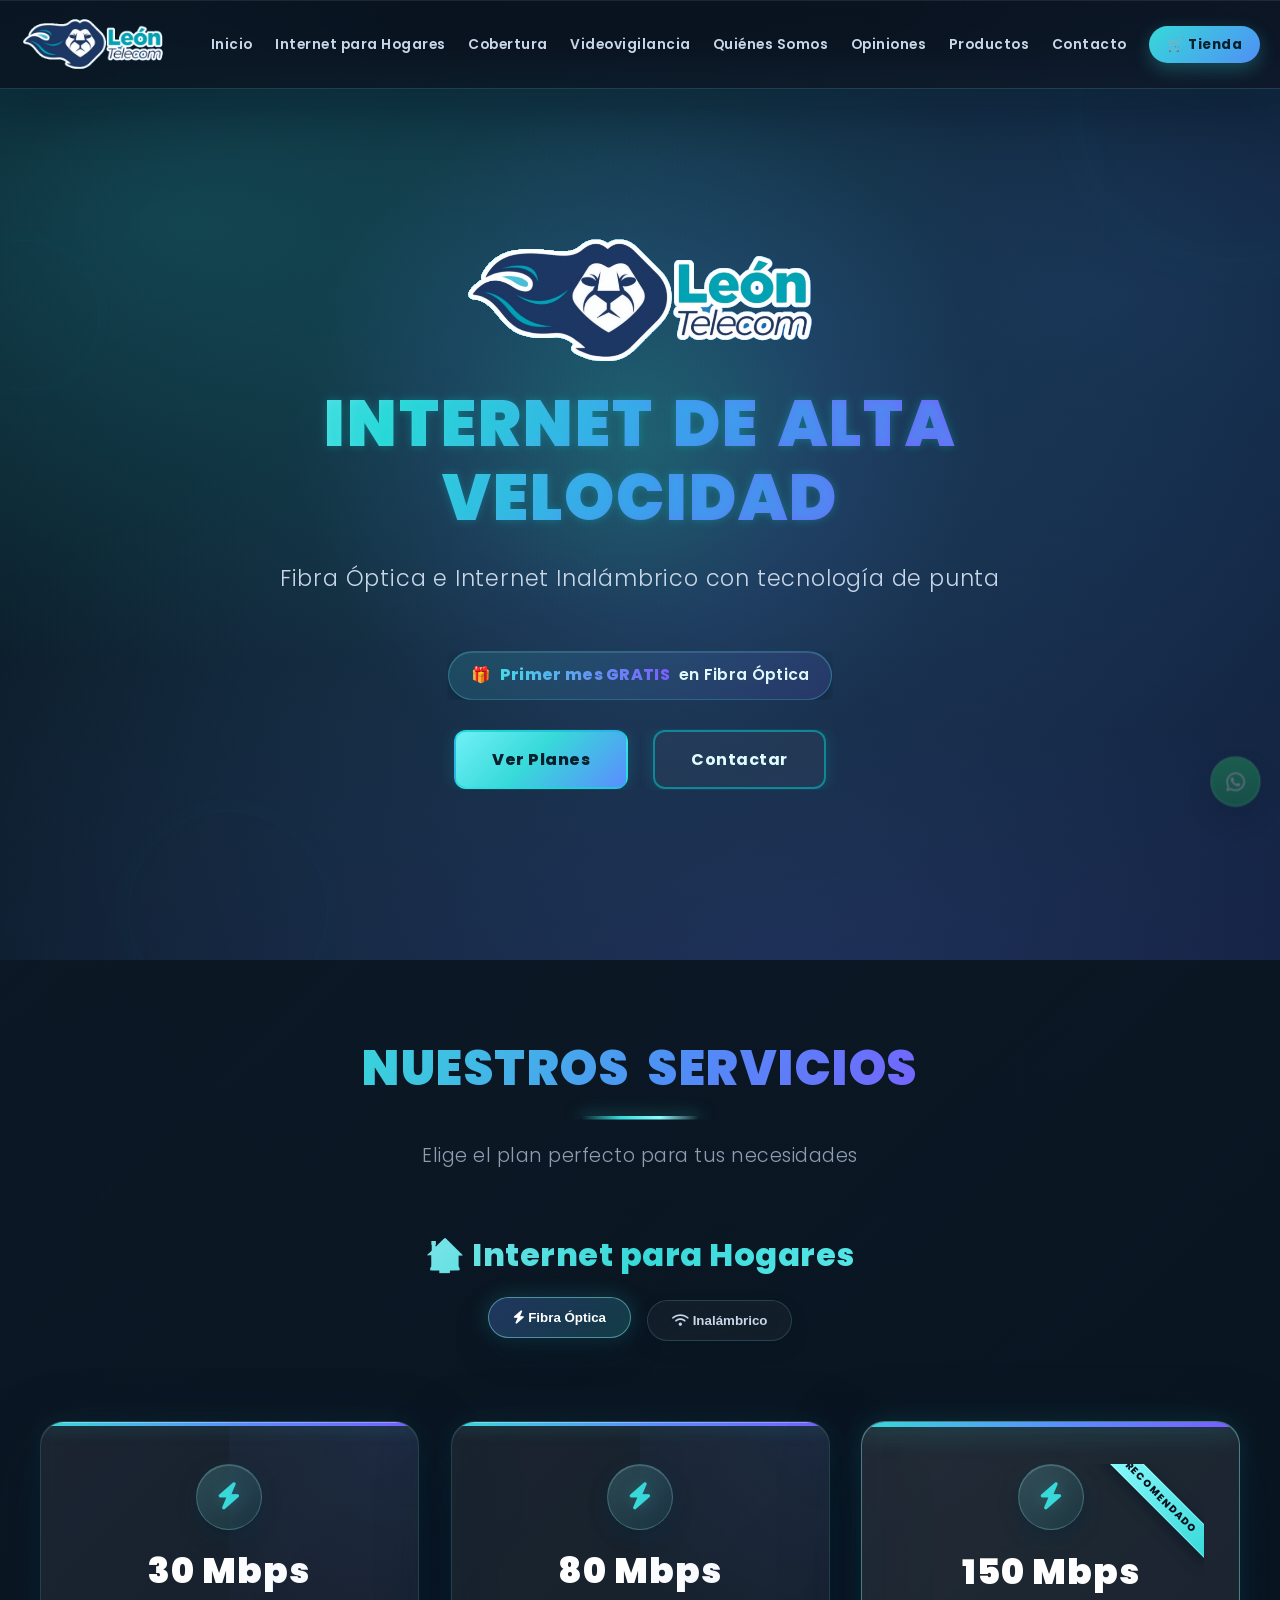
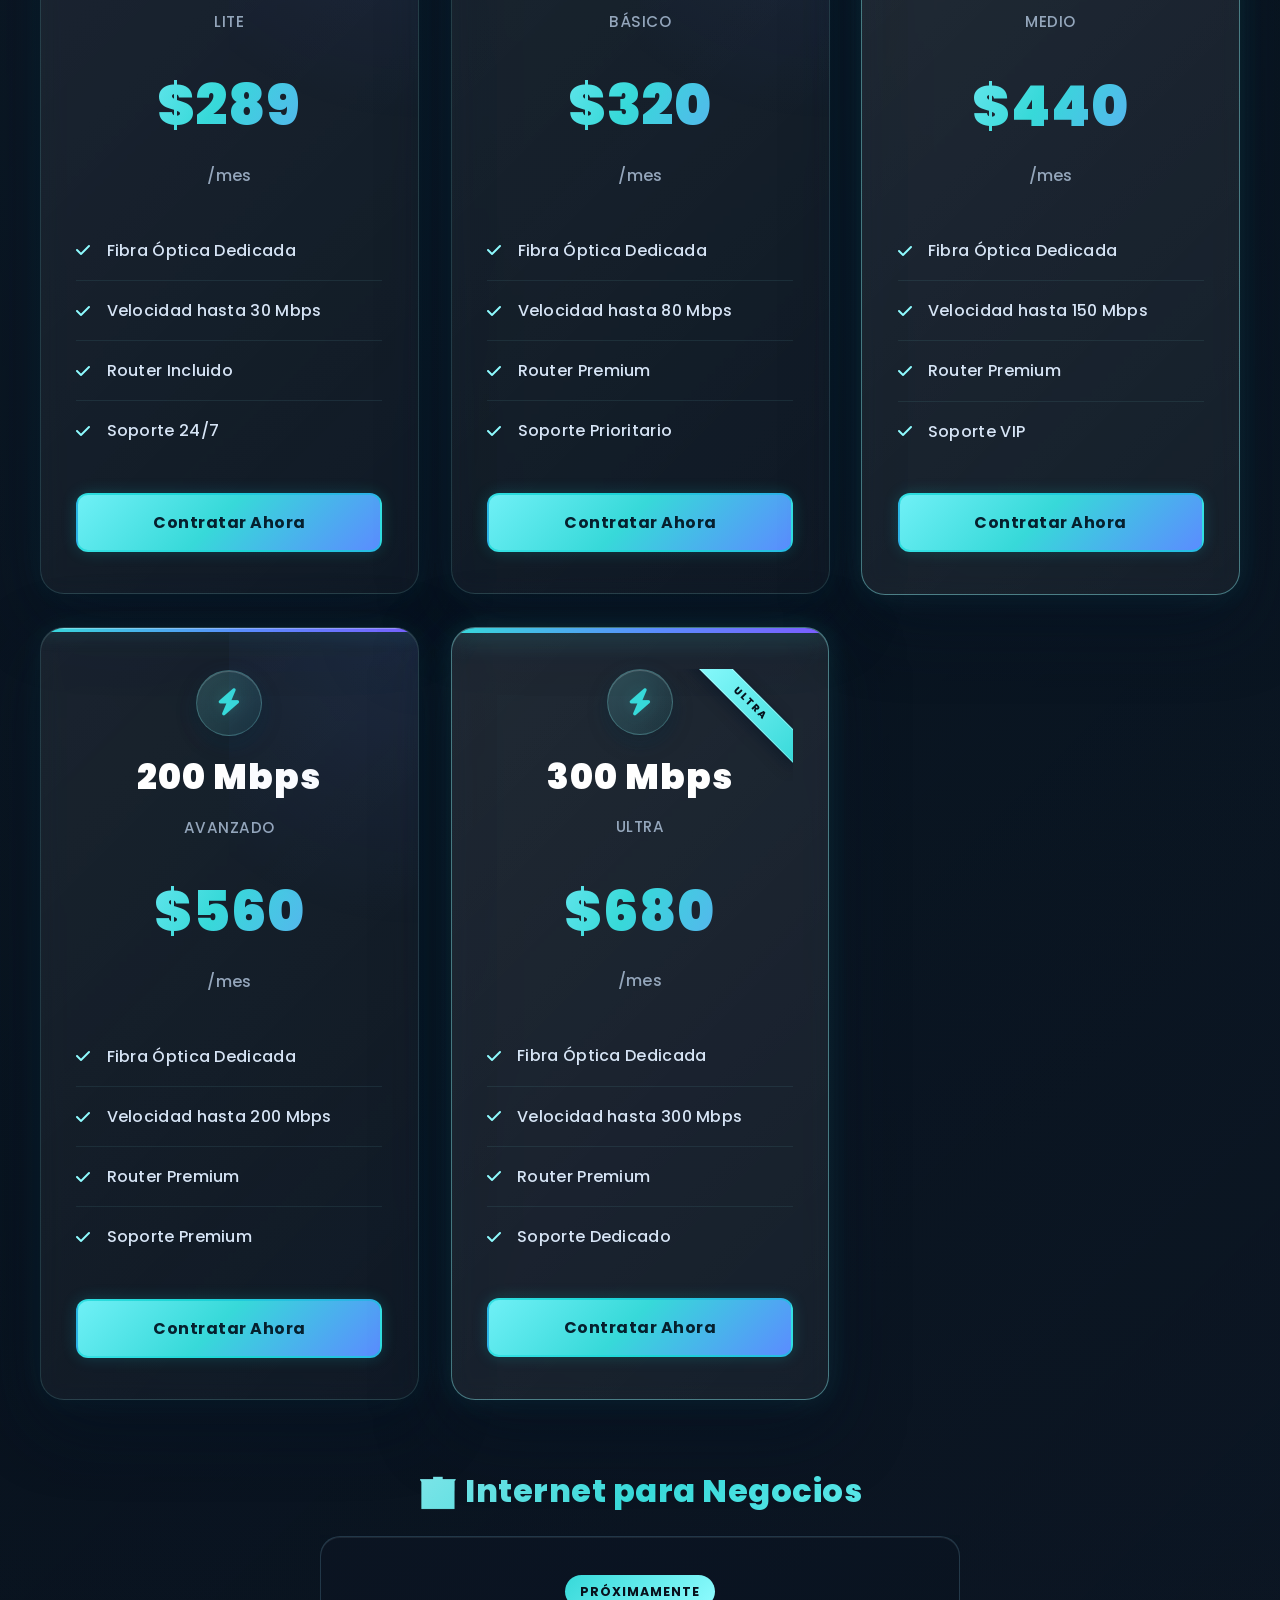
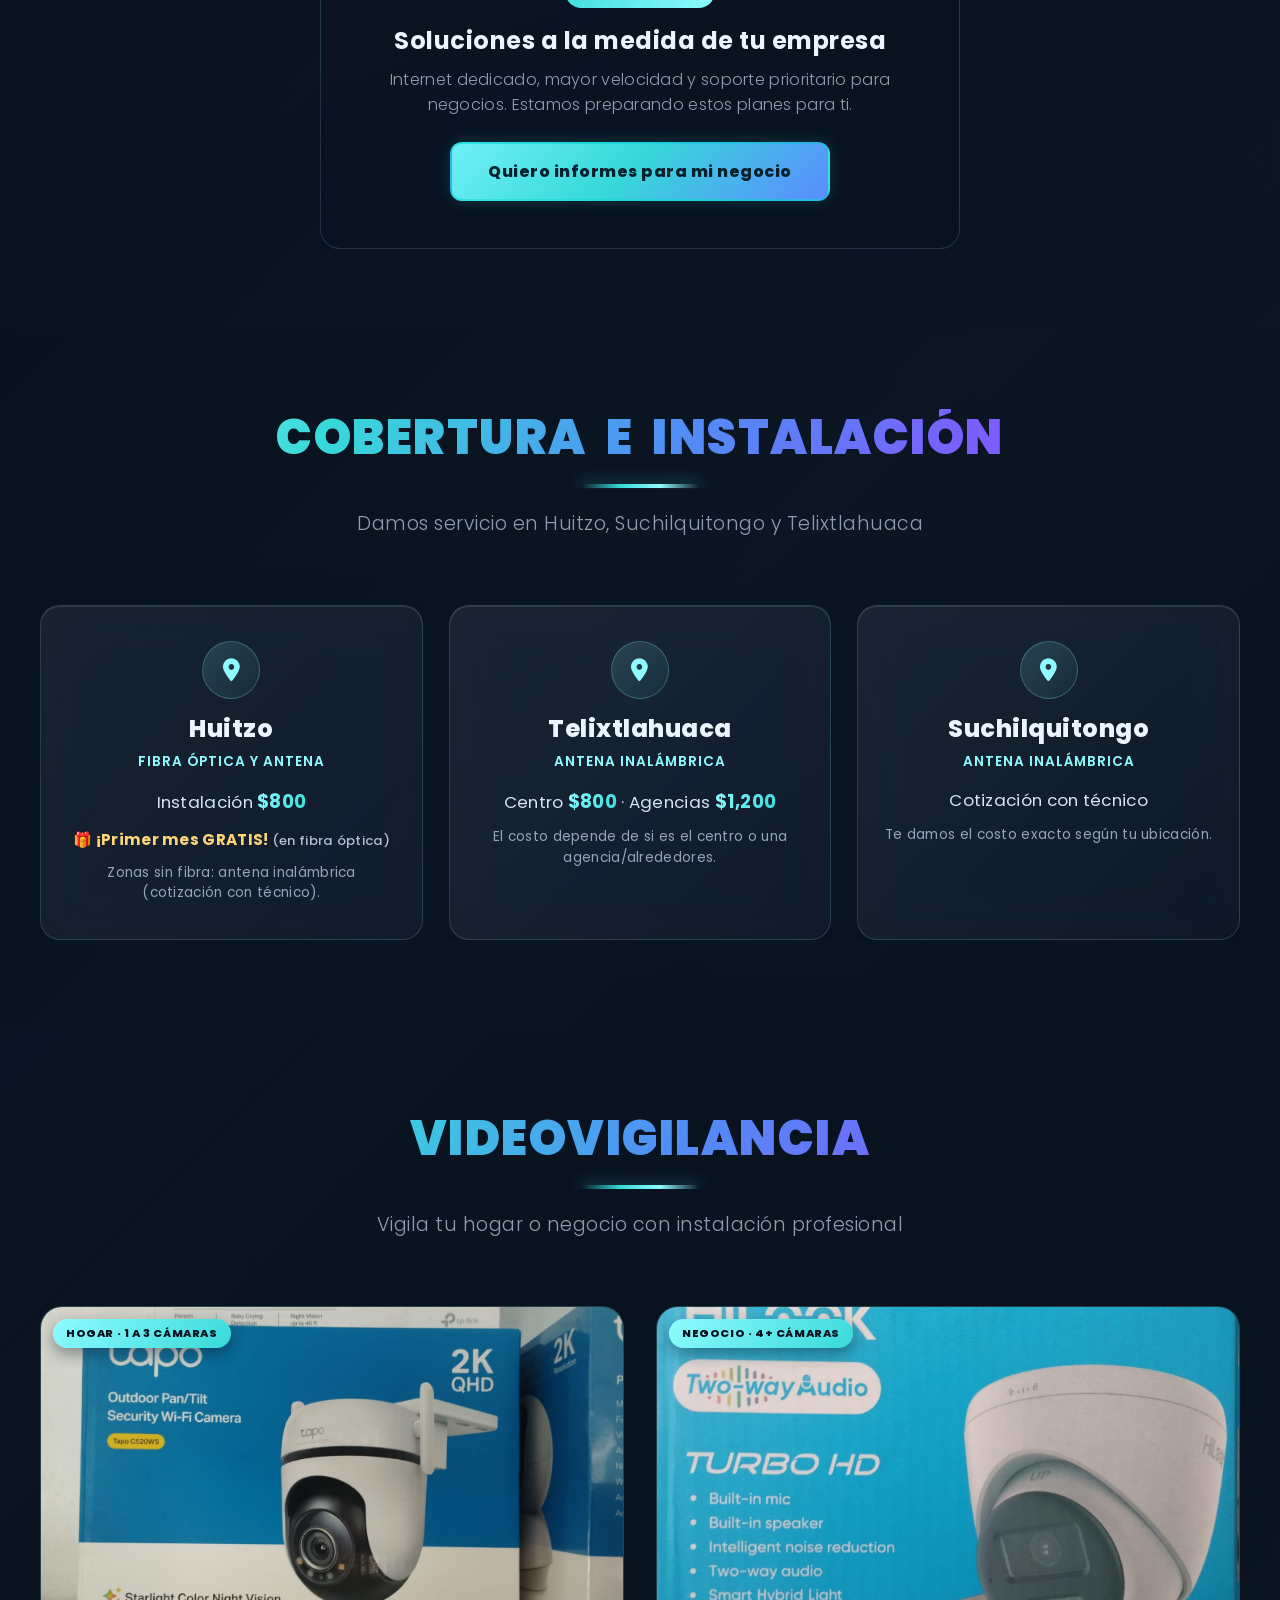
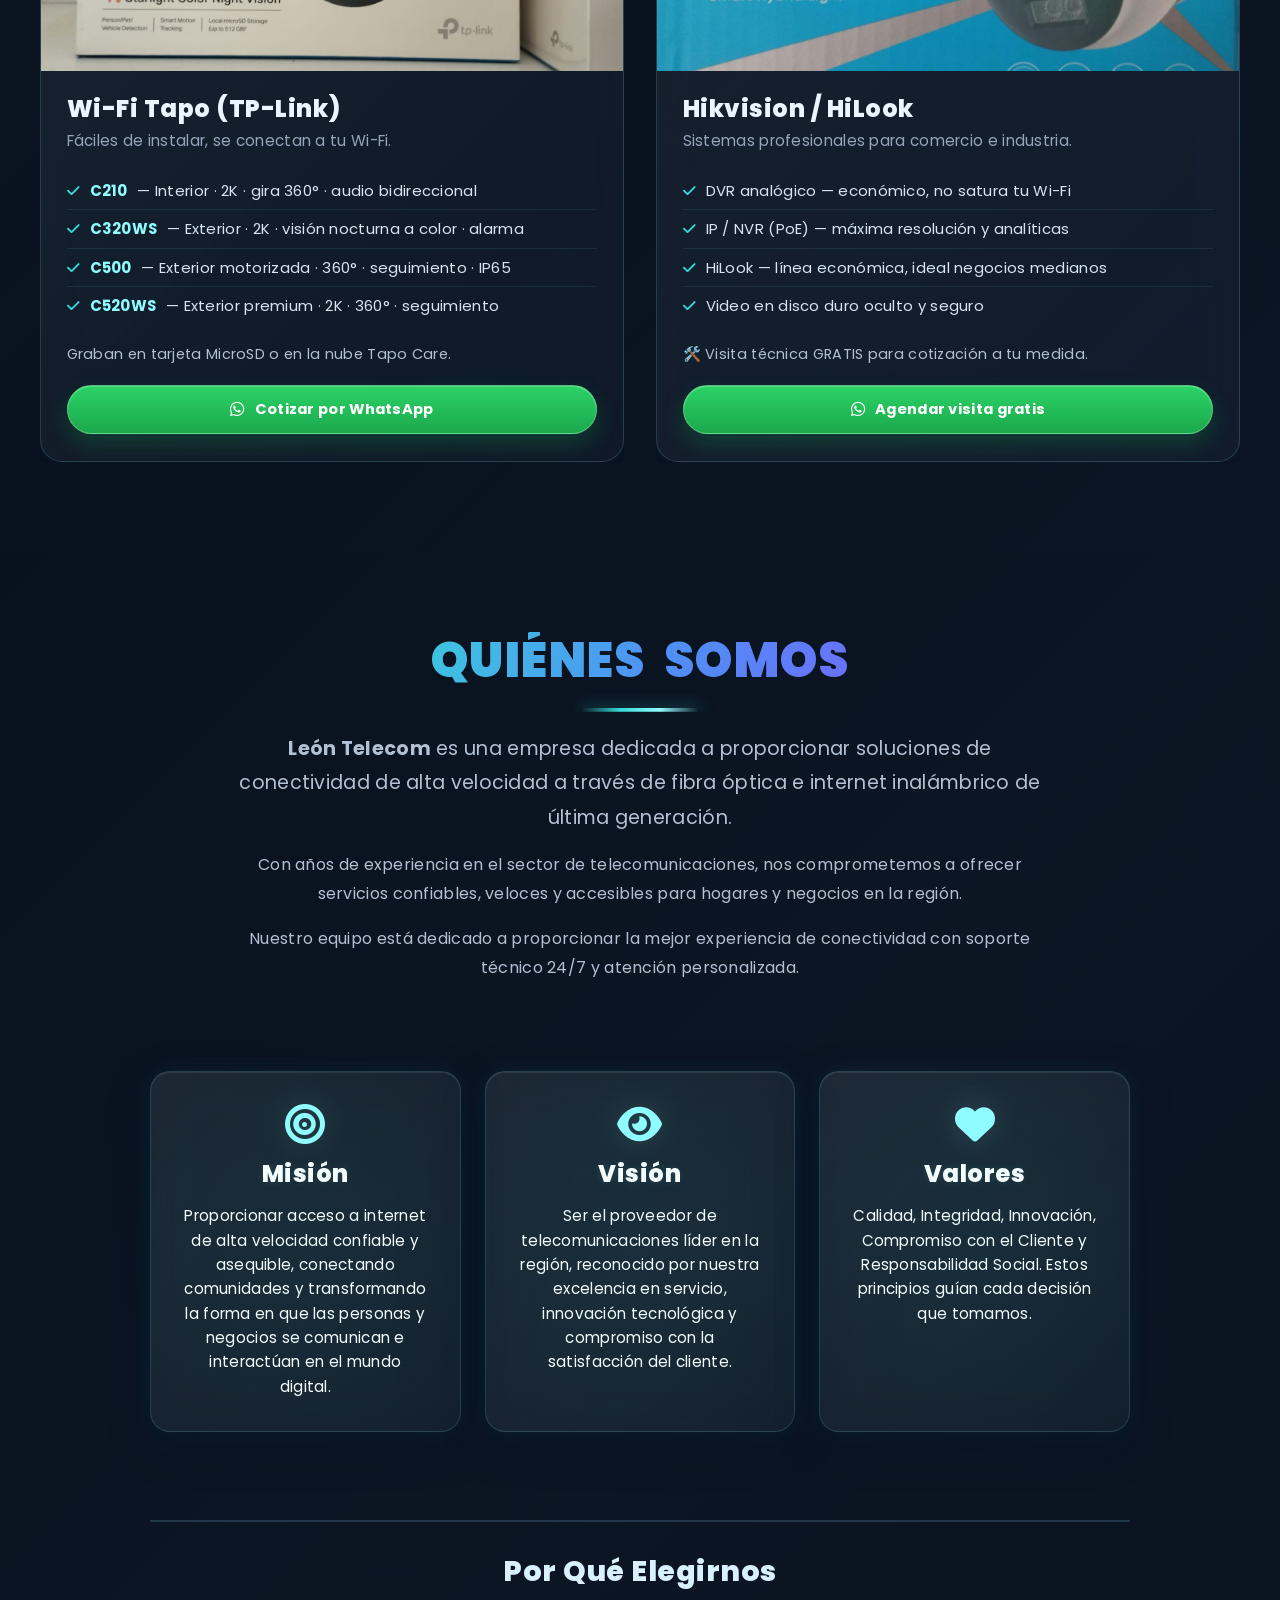
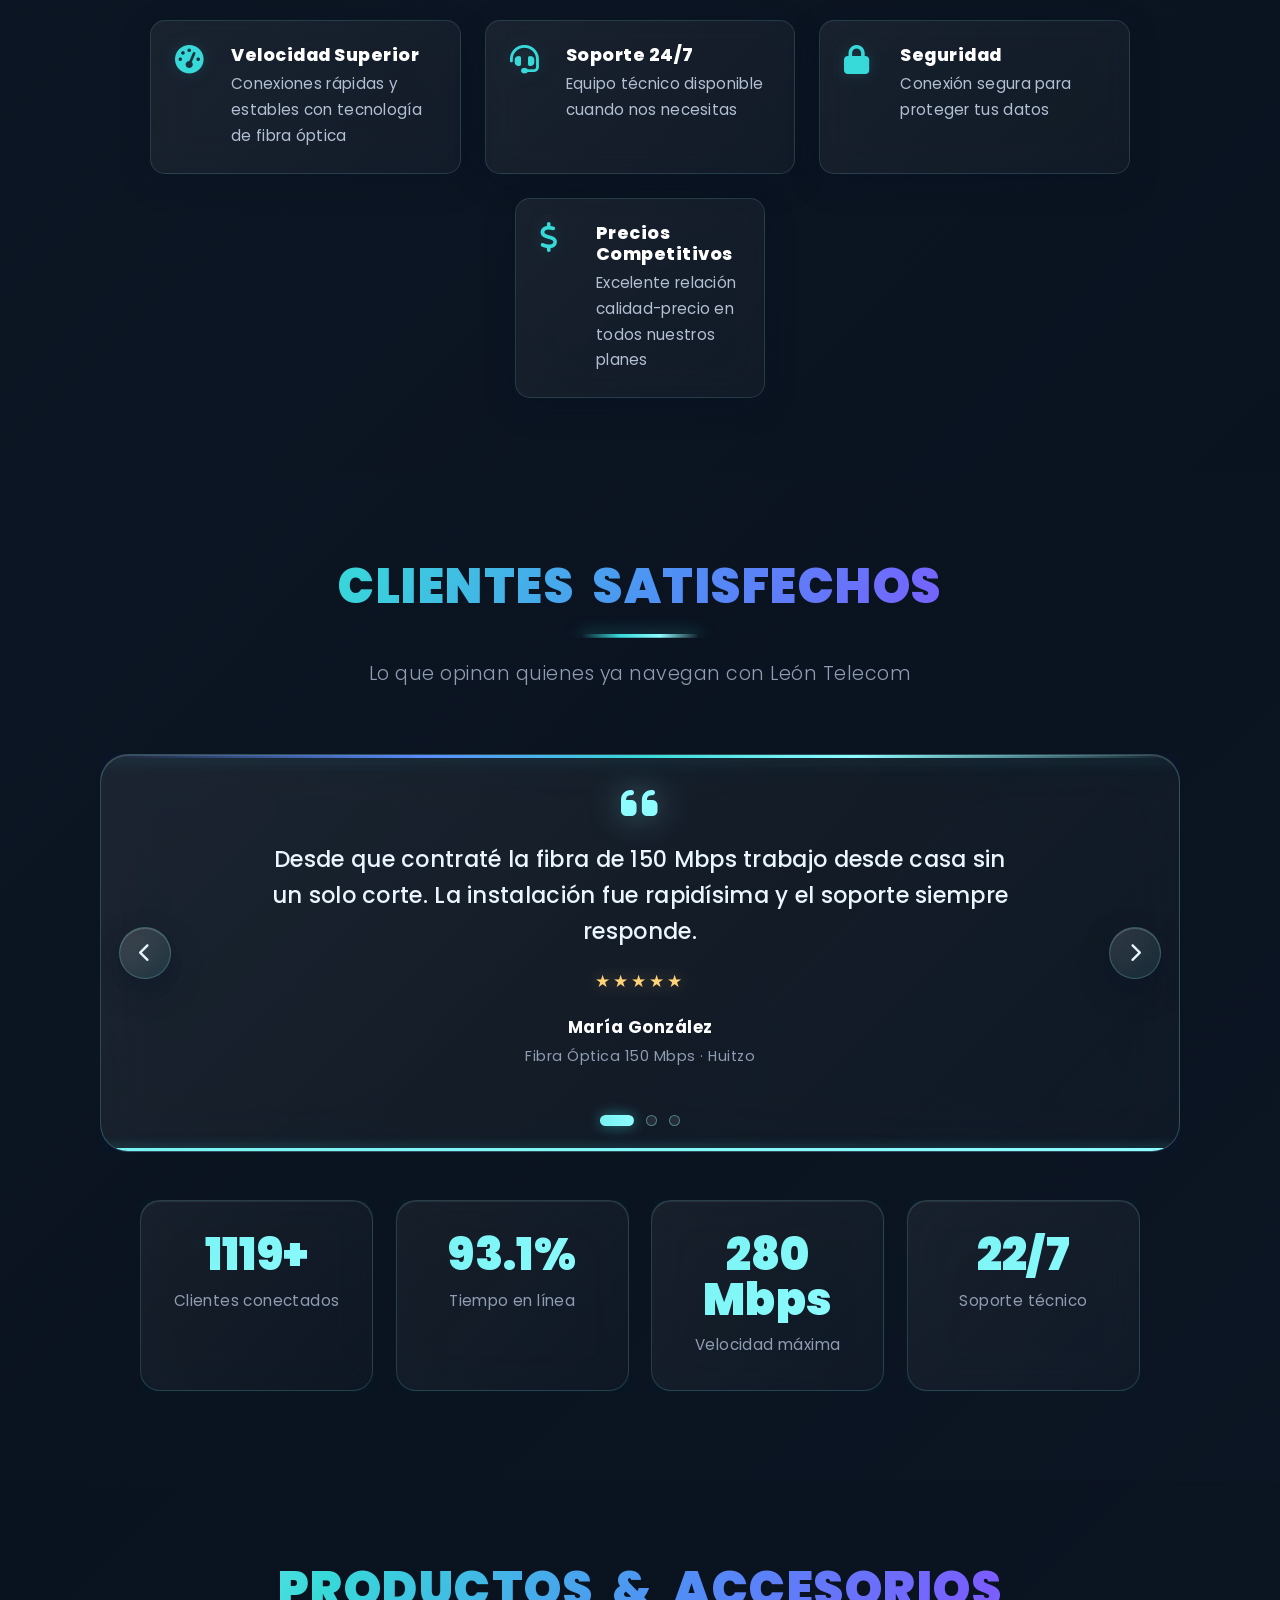
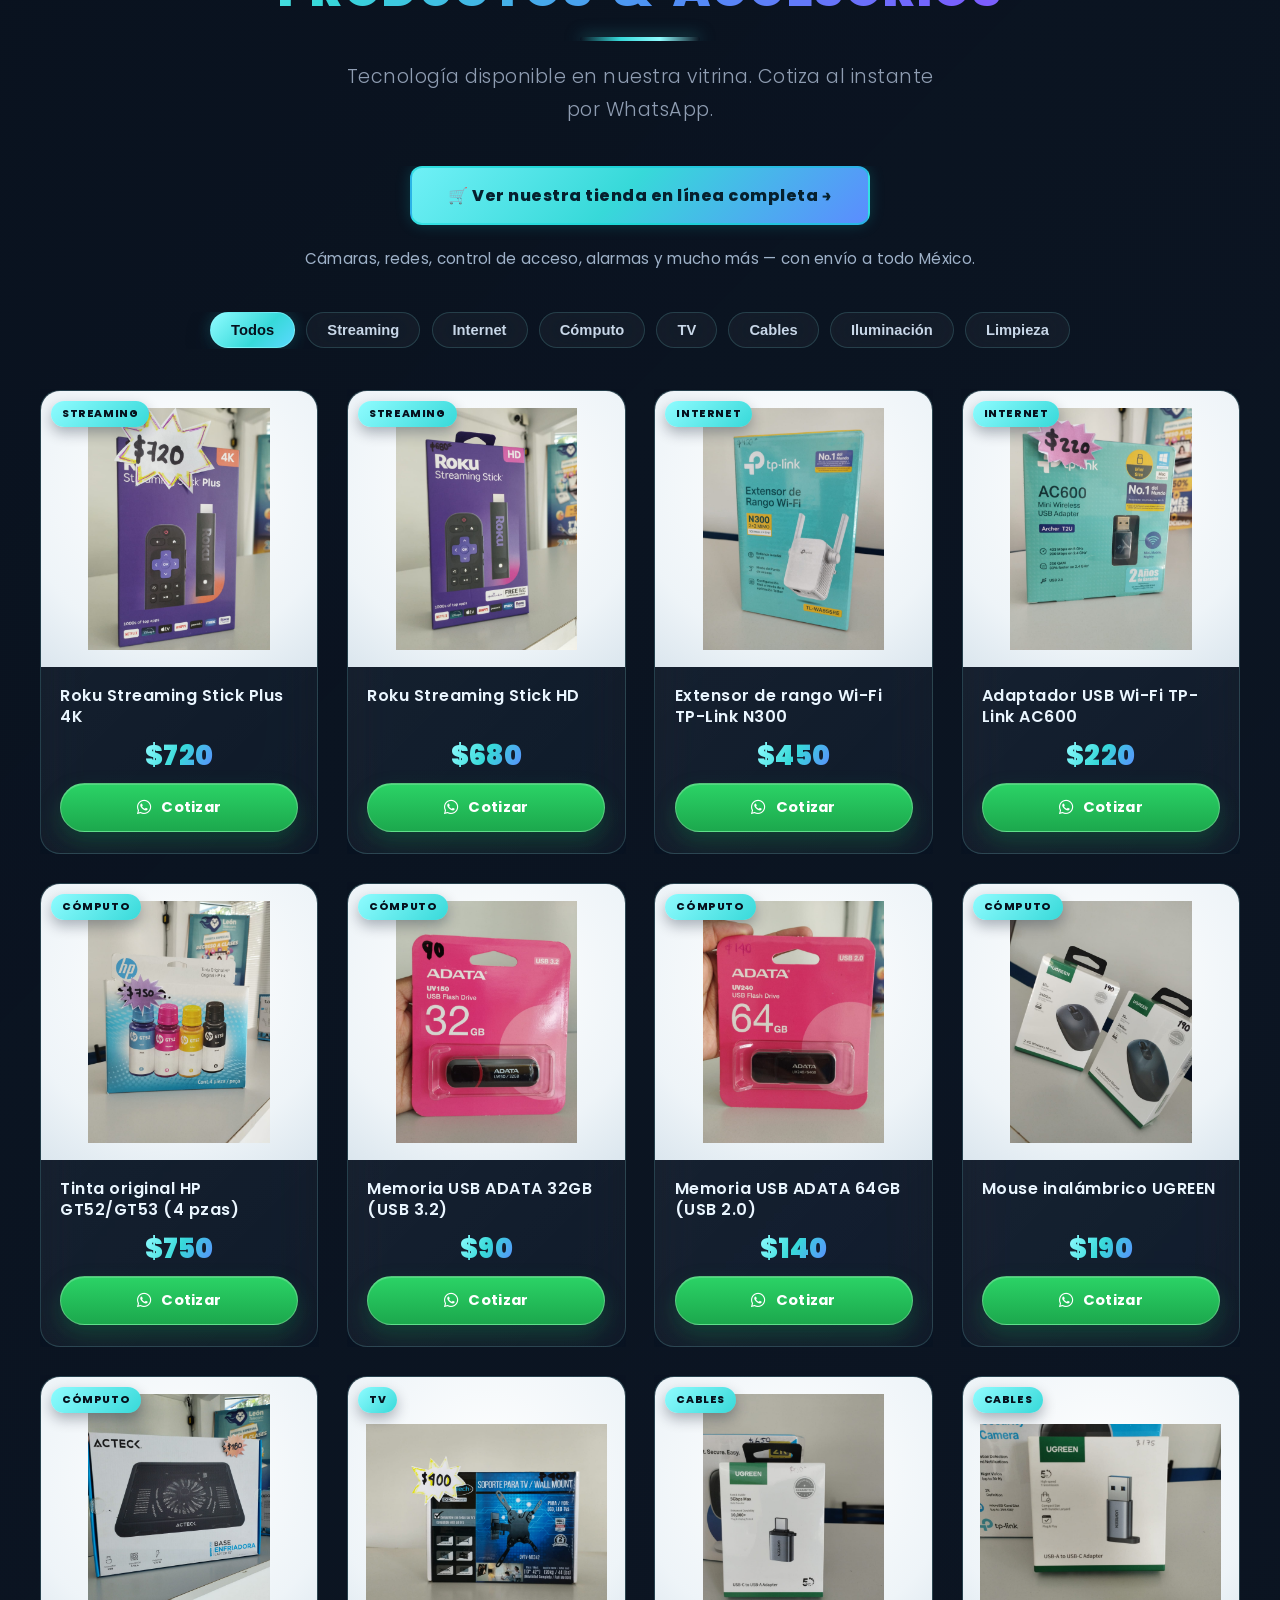
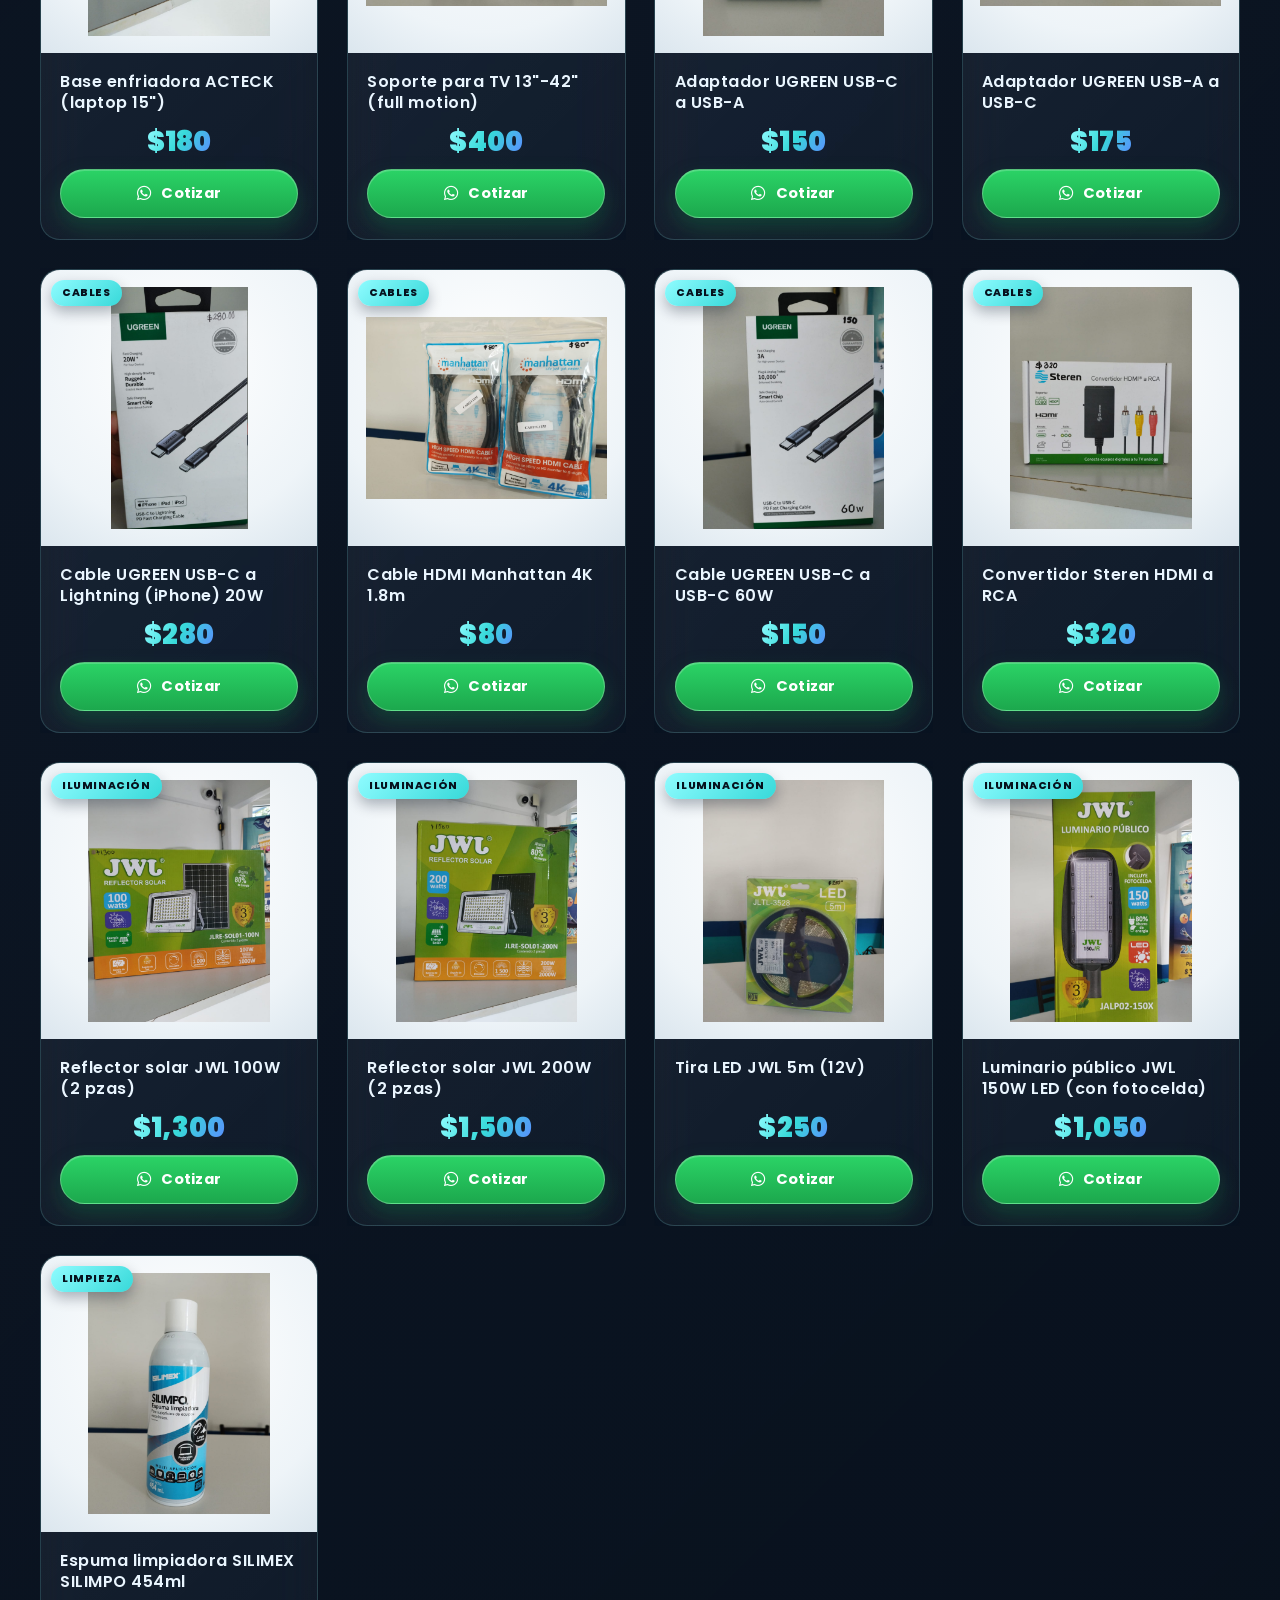
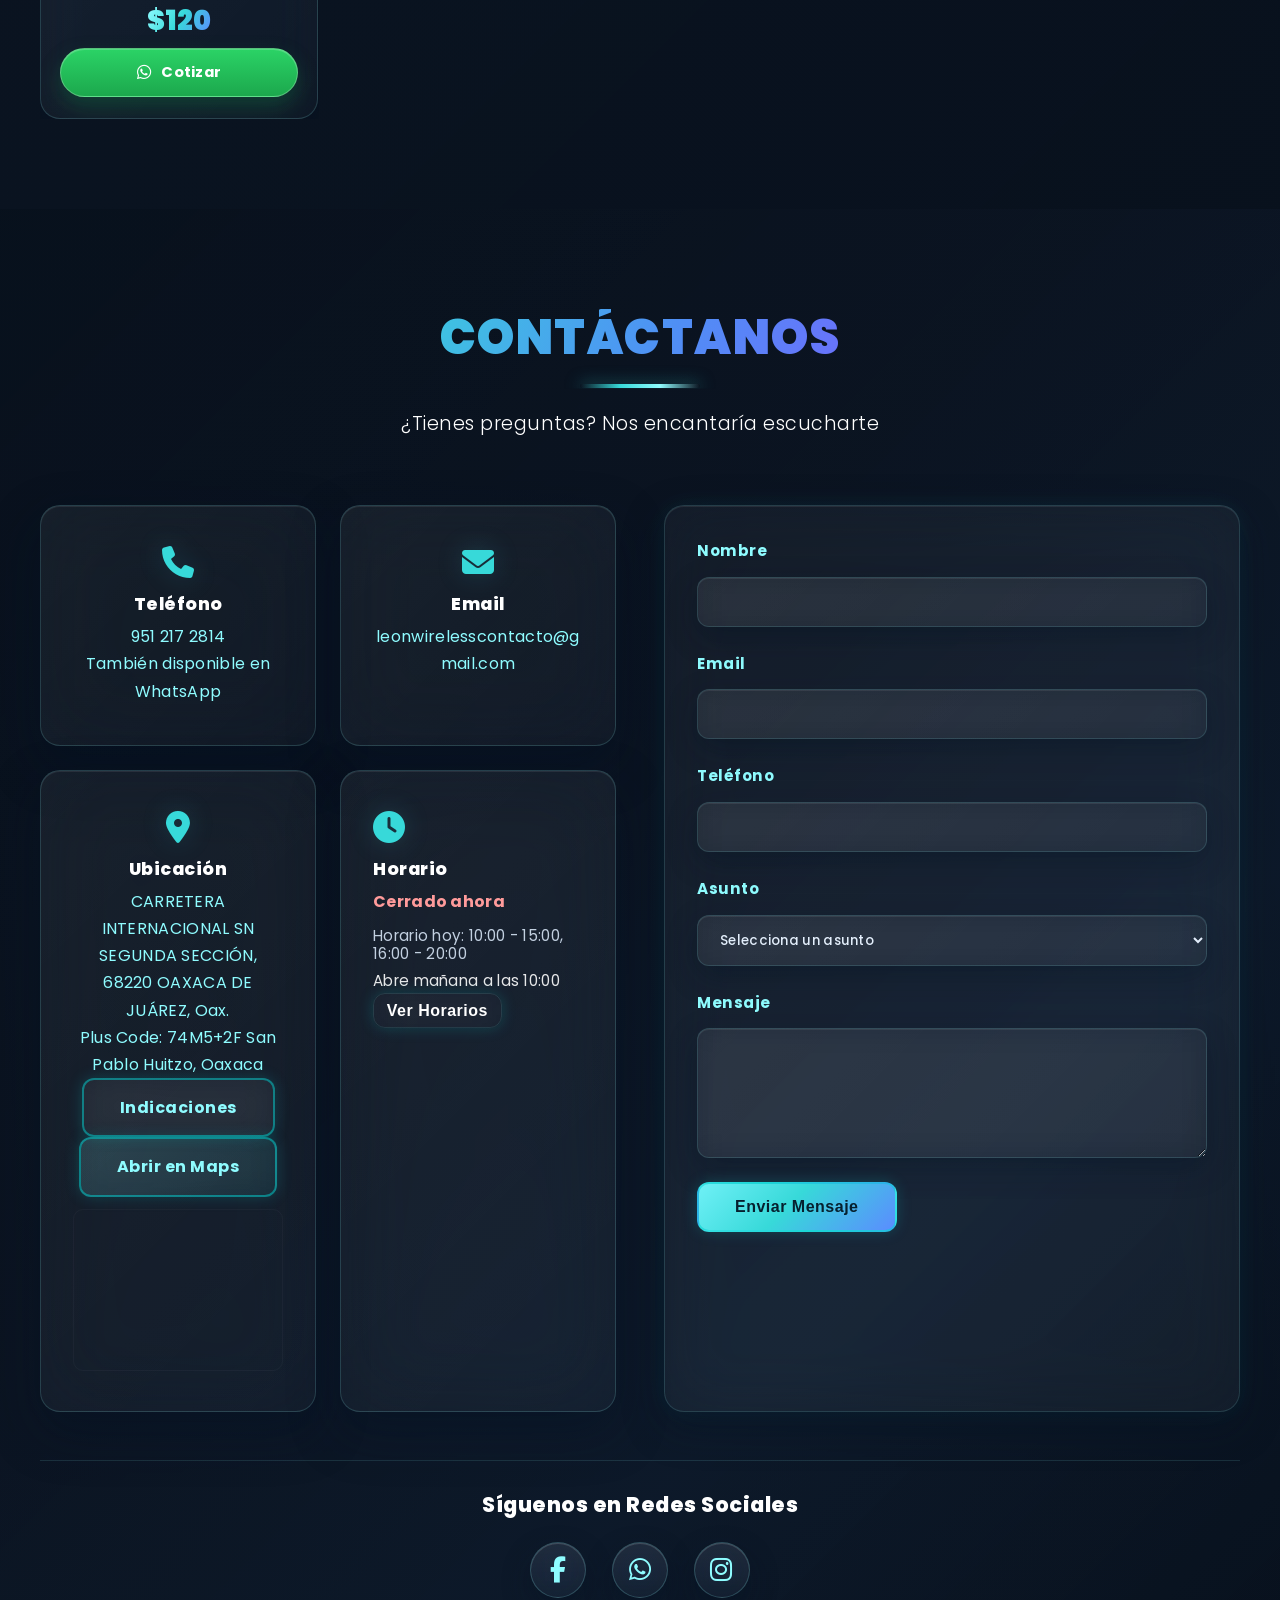
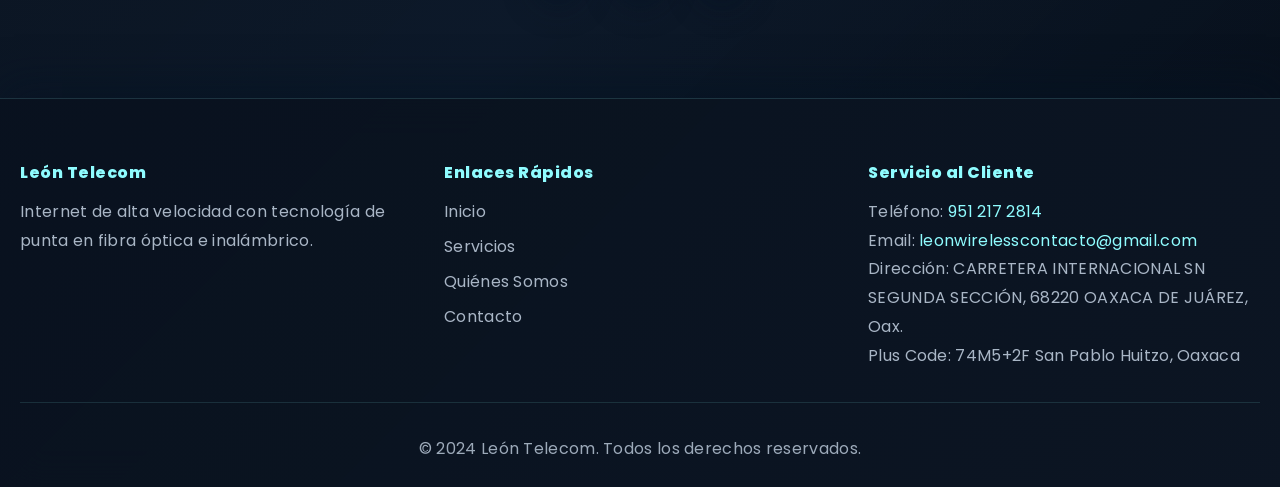
<file: index.html>
<!DOCTYPE html>
<html lang="es">
<head>
    <meta charset="UTF-8">
    <meta name="facebook-domain-verification" content="z5836hkestef7e8h18mutwmfm19jlp" />
    <!-- Google tag (gtag.js) -->
    <script async src="https://www.googletagmanager.com/gtag/js?id=G-PN96D3S5YS"></script>
    <script>
      window.dataLayer = window.dataLayer || [];
      function gtag(){dataLayer.push(arguments);}
      gtag('js', new Date());
      gtag('config', 'G-PN96D3S5YS');
    </script>
    <meta name="viewport" content="width=device-width, initial-scale=1.0">
    <meta name="description" content="León Telecom — Internet de alta velocidad (fibra óptica e inalámbrico) en Huitzo, Suchilquitongo y Telixtlahuaca, Oaxaca. Soporte 24/7 y accesorios.">
    <meta name="keywords" content="internet, fibra óptica, inalámbrico, telecom, planes, servicios, Huitzo, Suchilquitongo, Telixtlahuaca, Oaxaca">
    <title>León Telecom - Fibra Óptica & Inalámbrico</title>
    <link rel="stylesheet" href="css/styles.css">
    <link rel="preconnect" href="https://fonts.googleapis.com">
    <link rel="preconnect" href="https://fonts.gstatic.com" crossorigin>
    <link href="https://fonts.googleapis.com/css2?family=Poppins:wght@300;400;500;600;700;800;900&family=Montserrat:wght@400;500;600;700;800;900&display=swap" rel="stylesheet">
    <link rel="stylesheet" href="css/animations.css">
    <link rel="stylesheet" href="css/premium.css?v=28">
    <link rel="stylesheet" href="css/realce.css?v=15">
    <link rel="stylesheet" href="https://cdnjs.cloudflare.com/ajax/libs/font-awesome/6.4.0/css/all.min.css">
    <!-- Favicon -->
    <link rel="icon" type="image/png" href="images/favicon.png?v=1">
    <link rel="apple-touch-icon" href="images/apple-touch-icon.png?v=1">

    <!-- Open Graph (vista previa en WhatsApp / Facebook) -->
    <meta property="og:type" content="website">
    <meta property="og:site_name" content="León Telecom">
    <meta property="og:title" content="León Telecom — Fibra Óptica e Internet Inalámbrico">
    <meta property="og:description" content="Internet de alta velocidad en Huitzo, Suchilquitongo y Telixtlahuaca: fibra óptica e inalámbrico, soporte 24/7 y accesorios. ¡Cotiza por WhatsApp!">
    <meta property="og:url" content="https://leontelecom.com/">
    <meta property="og:image" content="https://leontelecom.com/images/og-image.jpg?v=2">
    <meta property="og:image:width" content="1200">
    <meta property="og:image:height" content="630">
    <meta property="og:locale" content="es_MX">

    <!-- Twitter -->
    <meta name="twitter:card" content="summary_large_image">
    <meta name="twitter:title" content="León Telecom — Fibra Óptica e Internet Inalámbrico">
    <meta name="twitter:description" content="Internet de alta velocidad en Huitzo, Suchilquitongo y Telixtlahuaca: fibra óptica e inalámbrico, soporte 24/7 y accesorios.">
    <meta name="twitter:image" content="https://leontelecom.com/images/og-image.jpg?v=2">
</head>
<body>
    <!-- Barra de progreso de lectura -->
    <div class="scroll-progress" aria-hidden="true"></div>

    <!-- Navegación -->
    <nav class="navbar">
        <div class="container-nav">
            <div class="nav-brand">
                                <!-- Logo con marca (león + contorno blanco + "León Telecom"), fondo transparente -->
                                <img src="images/logoleoncontorno.png?v=2" alt="León Telecom" class="logo" id="siteLogo">
            </div>
            <button class="menu-toggle" id="menuToggle">
                <span></span>
                <span></span>
                <span></span>
            </button>
            <ul class="nav-menu" id="navMenu">
                <li><a href="#home" class="nav-link" data-section="home">Inicio</a></li>
                <li><a href="#servicios" class="nav-link" data-section="servicios">Internet para Hogares</a></li>
                <li><a href="#cobertura" class="nav-link" data-section="cobertura">Cobertura</a></li>
                <li><a href="#camaras" class="nav-link" data-section="camaras">Videovigilancia</a></li>
                <li><a href="#quienes-somos" class="nav-link" data-section="quienes-somos">Quiénes Somos</a></li>
                <li><a href="#testimonios" class="nav-link" data-section="testimonios">Opiniones</a></li>
                <li><a href="#productos" class="nav-link" data-section="productos">Productos</a></li>
                <li><a href="#contacto" class="nav-link" data-section="contacto">Contacto</a></li>
                <li><a href="https://tienda.leontelecom.com" class="nav-link nav-tienda" target="_blank" rel="noopener">🛒 Tienda</a></li>
            </ul>
        </div>
    </nav>

    <!-- Hero Section -->
    <section id="home" class="section hero-section active">
        <div class="hero-content">
            <img src="images/logoleoncontorno.png?v=2" alt="León Telecom" class="hero-logo" data-reveal="zoom-in">
            <h1 class="hero-title" data-reveal="rise" data-reveal-delay="0.1s">Internet de Alta Velocidad</h1>
            <p class="hero-subtitle" data-reveal="fade-up" data-reveal-delay="0.3s">Fibra Óptica e Internet Inalámbrico con tecnología de punta</p>
            <div class="hero-promo" data-reveal="fade-up" data-reveal-delay="0.4s">🎁 <strong>Primer mes GRATIS</strong> en Fibra Óptica</div>
            <div class="hero-buttons" data-reveal="fade-up" data-reveal-delay="0.55s">
                <a href="#servicios" class="btn btn-primary">Ver Planes</a>
                <a href="#contacto" class="btn btn-secondary">Contactar</a>
            </div>
        </div>
        <div class="hero-background">
            <div class="floating-element floating-1"></div>
            <div class="floating-element floating-2"></div>
            <div class="floating-element floating-3"></div>
        </div>
    </section>

    <!-- Servicios Section -->
    <section id="servicios" class="section servicios-section">
        <div class="container">
            <h2 class="section-title" data-reveal="rise">Nuestros Servicios</h2>
            <p class="section-subtitle" data-reveal="fade-up" data-reveal-delay="0.15s">Elige el plan perfecto para tus necesidades</p>

            <h3 class="svc-group-title" data-reveal="rise">🏠 Internet para Hogares</h3>

            <!-- Tabs para tipos de servicio -->
            <div class="service-tabs">
                <button class="tab-btn active" data-tab="fibra">
                    <i class="fas fa-bolt"></i> Fibra Óptica
                </button>
                <button class="tab-btn" data-tab="inalambrico">
                    <i class="fas fa-wifi"></i> Inalámbrico
                </button>
            </div>

            <!-- Planes Inalámbricos -->
            <div class="tab-content" id="inalambrico">
                <div class="planes-grid">
                    <div class="plan-card">
                        <div class="plan-header">
                            <i class="fas fa-signal"></i>
                            <h3>15 Mbps</h3>
                        </div>
                        <p class="plan-subtitle">Internet Inalámbrico</p>
                        <div class="plan-price">$290</div>
                        <p class="plan-period">/mes</p>
                        <ul class="plan-features">
                            <li><i class="fas fa-check"></i> Internet Ilimitado</li>
                            <li><i class="fas fa-check"></i> Con Antena</li>
                            <li><i class="fas fa-check"></i> Velocidad hasta 15 Mbps</li>
                            <li><i class="fas fa-check"></i> Soporte 24/7</li>
                        </ul>
                        <a href="https://wa.me/529512172814?text=Hola%20%F0%9F%91%8B%2C%20vi%20el%20plan%20Internet%20Inal%C3%A1mbrico%20de%2015%20Mbps%20(%24290%2Fmes)%20en%20su%20p%C3%A1gina%20web%20y%20me%20gustar%C3%ADa%20contratarlo.%20%C2%BFMe%20ayudan%3F" class="btn btn-plan" target="_blank" rel="noopener noreferrer">Contratar Ahora</a>
                    </div>

                    <div class="plan-card featured">
                        <div class="ribbon-box"><span class="badge">Popular</span></div>
                        <div class="plan-header">
                            <i class="fas fa-signal"></i>
                            <h3>20 Mbps</h3>
                        </div>
                        <p class="plan-subtitle">Internet Inalámbrico</p>
                        <div class="plan-price">$340</div>
                        <p class="plan-period">/mes</p>
                        <ul class="plan-features">
                            <li><i class="fas fa-check"></i> Internet Ilimitado</li>
                            <li><i class="fas fa-check"></i> Con Antena</li>
                            <li><i class="fas fa-check"></i> Velocidad hasta 20 Mbps</li>
                            <li><i class="fas fa-check"></i> Soporte Prioritario</li>
                        </ul>
                        <a href="https://wa.me/529512172814?text=Hola%20%F0%9F%91%8B%2C%20vi%20el%20plan%20Internet%20Inal%C3%A1mbrico%20de%2020%20Mbps%20(%24340%2Fmes)%20en%20su%20p%C3%A1gina%20web%20y%20me%20gustar%C3%ADa%20contratarlo.%20%C2%BFMe%20ayudan%3F" class="btn btn-plan" target="_blank" rel="noopener noreferrer">Contratar Ahora</a>
                    </div>

                    <div class="plan-card">
                        <div class="plan-header">
                            <i class="fas fa-signal"></i>
                            <h3>30 Mbps</h3>
                        </div>
                        <p class="plan-subtitle">Internet Inalámbrico</p>
                        <div class="plan-price">$440</div>
                        <p class="plan-period">/mes</p>
                        <ul class="plan-features">
                            <li><i class="fas fa-check"></i> Internet Ilimitado</li>
                            <li><i class="fas fa-check"></i> Con Antena</li>
                            <li><i class="fas fa-check"></i> Velocidad hasta 30 Mbps</li>
                            <li><i class="fas fa-check"></i> Soporte VIP</li>
                        </ul>
                        <a href="https://wa.me/529512172814?text=Hola%20%F0%9F%91%8B%2C%20vi%20el%20plan%20Internet%20Inal%C3%A1mbrico%20de%2030%20Mbps%20(%24440%2Fmes)%20en%20su%20p%C3%A1gina%20web%20y%20me%20gustar%C3%ADa%20contratarlo.%20%C2%BFMe%20ayudan%3F" class="btn btn-plan" target="_blank" rel="noopener noreferrer">Contratar Ahora</a>
                    </div>
                </div>
            </div>

            <!-- Planes Fibra Óptica -->
            <div class="tab-content active" id="fibra">
                <div class="planes-grid">
                    <div class="plan-card">
                        <div class="plan-header">
                            <i class="fas fa-bolt"></i>
                            <h3>30 Mbps</h3>
                        </div>
                        <p class="plan-subtitle">LITE</p>
                        <div class="plan-price">$289</div>
                        <p class="plan-period">/mes</p>
                        <ul class="plan-features">
                            <li><i class="fas fa-check"></i> Fibra Óptica Dedicada</li>
                            <li><i class="fas fa-check"></i> Velocidad hasta 30 Mbps</li>
                            <li><i class="fas fa-check"></i> Router Incluido</li>
                            <li><i class="fas fa-check"></i> Soporte 24/7</li>
                        </ul>
                        <a href="https://wa.me/529512172814?text=Hola%20%F0%9F%91%8B%2C%20vi%20el%20plan%20Fibra%20%C3%93ptica%20LITE%20de%2030%20Mbps%20(%24289%2Fmes)%20en%20su%20p%C3%A1gina%20web%20y%20me%20gustar%C3%ADa%20contratarlo.%20%C2%BFMe%20ayudan%3F" class="btn btn-plan" target="_blank" rel="noopener noreferrer">Contratar Ahora</a>
                    </div>

                    <div class="plan-card">
                        <div class="plan-header">
                            <i class="fas fa-bolt"></i>
                            <h3>80 Mbps</h3>
                        </div>
                        <p class="plan-subtitle">BÁSICO</p>
                        <div class="plan-price">$320</div>
                        <p class="plan-period">/mes</p>
                        <ul class="plan-features">
                            <li><i class="fas fa-check"></i> Fibra Óptica Dedicada</li>
                            <li><i class="fas fa-check"></i> Velocidad hasta 80 Mbps</li>
                            <li><i class="fas fa-check"></i> Router Premium</li>
                            <li><i class="fas fa-check"></i> Soporte Prioritario</li>
                        </ul>
                        <a href="https://wa.me/529512172814?text=Hola%20%F0%9F%91%8B%2C%20vi%20el%20plan%20Fibra%20%C3%93ptica%20B%C3%81SICO%20de%2080%20Mbps%20(%24320%2Fmes)%20en%20su%20p%C3%A1gina%20web%20y%20me%20gustar%C3%ADa%20contratarlo.%20%C2%BFMe%20ayudan%3F" class="btn btn-plan" target="_blank" rel="noopener noreferrer">Contratar Ahora</a>
                    </div>

                    <div class="plan-card featured">
                        <div class="ribbon-box"><span class="badge">Recomendado</span></div>
                        <div class="plan-header">
                            <i class="fas fa-bolt"></i>
                            <h3>150 Mbps</h3>
                        </div>
                        <p class="plan-subtitle">MEDIO</p>
                        <div class="plan-price">$440</div>
                        <p class="plan-period">/mes</p>
                        <ul class="plan-features">
                            <li><i class="fas fa-check"></i> Fibra Óptica Dedicada</li>
                            <li><i class="fas fa-check"></i> Velocidad hasta 150 Mbps</li>
                            <li><i class="fas fa-check"></i> Router Premium</li>
                            <li><i class="fas fa-check"></i> Soporte VIP</li>
                        </ul>
                        <a href="https://wa.me/529512172814?text=Hola%20%F0%9F%91%8B%2C%20vi%20el%20plan%20Fibra%20%C3%93ptica%20MEDIO%20de%20150%20Mbps%20(%24440%2Fmes)%20en%20su%20p%C3%A1gina%20web%20y%20me%20gustar%C3%ADa%20contratarlo.%20%C2%BFMe%20ayudan%3F" class="btn btn-plan" target="_blank" rel="noopener noreferrer">Contratar Ahora</a>
                    </div>

                    <div class="plan-card">
                        <div class="plan-header">
                            <i class="fas fa-bolt"></i>
                            <h3>200 Mbps</h3>
                        </div>
                        <p class="plan-subtitle">AVANZADO</p>
                        <div class="plan-price">$560</div>
                        <p class="plan-period">/mes</p>
                        <ul class="plan-features">
                            <li><i class="fas fa-check"></i> Fibra Óptica Dedicada</li>
                            <li><i class="fas fa-check"></i> Velocidad hasta 200 Mbps</li>
                            <li><i class="fas fa-check"></i> Router Premium</li>
                            <li><i class="fas fa-check"></i> Soporte Premium</li>
                        </ul>
                        <a href="https://wa.me/529512172814?text=Hola%20%F0%9F%91%8B%2C%20vi%20el%20plan%20Fibra%20%C3%93ptica%20AVANZADO%20de%20200%20Mbps%20(%24560%2Fmes)%20en%20su%20p%C3%A1gina%20web%20y%20me%20gustar%C3%ADa%20contratarlo.%20%C2%BFMe%20ayudan%3F" class="btn btn-plan" target="_blank" rel="noopener noreferrer">Contratar Ahora</a>
                    </div>

                    <div class="plan-card featured">
                        <div class="ribbon-box"><span class="badge">Ultra</span></div>
                        <div class="plan-header">
                            <i class="fas fa-bolt"></i>
                            <h3>300 Mbps</h3>
                        </div>
                        <p class="plan-subtitle">ULTRA</p>
                        <div class="plan-price">$680</div>
                        <p class="plan-period">/mes</p>
                        <ul class="plan-features">
                            <li><i class="fas fa-check"></i> Fibra Óptica Dedicada</li>
                            <li><i class="fas fa-check"></i> Velocidad hasta 300 Mbps</li>
                            <li><i class="fas fa-check"></i> Router Premium</li>
                            <li><i class="fas fa-check"></i> Soporte Dedicado</li>
                        </ul>
                        <a href="https://wa.me/529512172814?text=Hola%20%F0%9F%91%8B%2C%20vi%20el%20plan%20Fibra%20%C3%93ptica%20ULTRA%20de%20300%20Mbps%20(%24680%2Fmes)%20en%20su%20p%C3%A1gina%20web%20y%20me%20gustar%C3%ADa%20contratarlo.%20%C2%BFMe%20ayudan%3F" class="btn btn-plan" target="_blank" rel="noopener noreferrer">Contratar Ahora</a>
                    </div>
                </div>
            </div>

            <h3 class="svc-group-title" data-reveal="rise">🏢 Internet para Negocios</h3>
            <div class="negocios-soon" id="negociosPlaceholder" data-reveal="rise">
                <span class="badge-soon">Próximamente</span>
                <h4>Soluciones a la medida de tu empresa</h4>
                <p>Internet dedicado, mayor velocidad y soporte prioritario para negocios. Estamos preparando estos planes para ti.</p>
                <a href="https://wa.me/529512172814?text=Hola%20%F0%9F%91%8B%2C%20me%20interesa%20Internet%20para%20Negocios%20de%20Le%C3%B3n%20Telecom.%20%C2%BFMe%20dan%20informes%3F" class="btn btn-primary" target="_blank" rel="noopener noreferrer">Quiero informes para mi negocio</a>
            </div>
            <div class="planes-grid" id="negociosGrid" style="display:none"></div>
        </div>
    </section>

    <!-- Cobertura e Instalación -->
    <section id="cobertura" class="section cobertura-section">
        <div class="container">
            <h2 class="section-title" data-reveal="rise">Cobertura e Instalación</h2>
            <p class="section-subtitle" data-reveal="rise">Damos servicio en Huitzo, Suchilquitongo y Telixtlahuaca</p>
            <div class="zonas-grid">
                <div class="zona-card" data-reveal="rise" data-reveal-delay="0s">
                    <div class="zona-icon"><i class="fas fa-map-marker-alt"></i></div>
                    <h3>Huitzo</h3>
                    <p class="zona-tipo">Fibra óptica y antena</p>
                    <p class="zona-costo">Instalación <strong>$800</strong></p>
                    <p class="zona-promo">🎁 ¡Primer mes GRATIS! <span>(en fibra óptica)</span></p>
                    <p class="zona-nota">Zonas sin fibra: antena inalámbrica (cotización con técnico).</p>
                </div>
                <div class="zona-card" data-reveal="rise" data-reveal-delay="0.08s">
                    <div class="zona-icon"><i class="fas fa-map-marker-alt"></i></div>
                    <h3>Telixtlahuaca</h3>
                    <p class="zona-tipo">Antena inalámbrica</p>
                    <p class="zona-costo">Centro <strong>$800</strong> · Agencias <strong>$1,200</strong></p>
                    <p class="zona-nota">El costo depende de si es el centro o una agencia/alrededores.</p>
                </div>
                <div class="zona-card" data-reveal="rise" data-reveal-delay="0.16s">
                    <div class="zona-icon"><i class="fas fa-map-marker-alt"></i></div>
                    <h3>Suchilquitongo</h3>
                    <p class="zona-tipo">Antena inalámbrica</p>
                    <p class="zona-costo">Cotización con técnico</p>
                    <p class="zona-nota">Te damos el costo exacto según tu ubicación.</p>
                </div>
            </div>
        </div>
    </section>

    <!-- Videovigilancia -->
    <section id="camaras" class="section camaras-section">
        <div class="container">
            <h2 class="section-title" data-reveal="rise">Videovigilancia</h2>
            <p class="section-subtitle" data-reveal="rise">Vigila tu hogar o negocio con instalación profesional</p>
            <div class="camaras-grid">
                <article class="camera-card" data-reveal="rise">
                    <div class="camera-img">
                        <img src="images/cameras/tapoo2kcamera.jpeg" alt="Cámaras Wi-Fi Tapo TP-Link" loading="lazy">
                        <span class="camera-tag">Hogar · 1 a 3 cámaras</span>
                    </div>
                    <div class="camera-body">
                        <h3>Wi-Fi Tapo (TP-Link)</h3>
                        <p class="camera-sub">Fáciles de instalar, se conectan a tu Wi-Fi.</p>
                        <ul class="camera-features">
                            <li><i class="fas fa-check"></i> <strong>C210</strong> — Interior · 2K · gira 360° · audio bidireccional</li>
                            <li><i class="fas fa-check"></i> <strong>C320WS</strong> — Exterior · 2K · visión nocturna a color · alarma</li>
                            <li><i class="fas fa-check"></i> <strong>C500</strong> — Exterior motorizada · 360° · seguimiento · IP65</li>
                            <li><i class="fas fa-check"></i> <strong>C520WS</strong> — Exterior premium · 2K · 360° · seguimiento</li>
                        </ul>
                        <p class="camera-note">Graban en tarjeta MicroSD o en la nube Tapo Care.</p>
                        <a href="https://wa.me/529512172814?text=Hola%2C%20me%20interesan%20las%20c%C3%A1maras%20Wi-Fi%20Tapo.%20%C2%BFMe%20pueden%20cotizar%3F" class="btn-product" target="_blank" rel="noopener noreferrer"><i class="fab fa-whatsapp" aria-hidden="true"></i> Cotizar por WhatsApp</a>
                    </div>
                </article>
                <article class="camera-card" data-reveal="rise" data-reveal-delay="0.1s">
                    <div class="camera-img">
                        <img src="images/cameras/hilookcamera.jpeg" alt="Sistemas Hikvision / HiLook" loading="lazy">
                        <span class="camera-tag">Negocio · 4+ cámaras</span>
                    </div>
                    <div class="camera-body">
                        <h3>Hikvision / HiLook</h3>
                        <p class="camera-sub">Sistemas profesionales para comercio e industria.</p>
                        <ul class="camera-features">
                            <li><i class="fas fa-check"></i> DVR analógico — económico, no satura tu Wi-Fi</li>
                            <li><i class="fas fa-check"></i> IP / NVR (PoE) — máxima resolución y analíticas</li>
                            <li><i class="fas fa-check"></i> HiLook — línea económica, ideal negocios medianos</li>
                            <li><i class="fas fa-check"></i> Video en disco duro oculto y seguro</li>
                        </ul>
                        <p class="camera-note">🛠️ Visita técnica GRATIS para cotización a tu medida.</p>
                        <a href="https://wa.me/529512172814?text=Hola%2C%20quiero%20agendar%20una%20visita%20t%C3%A9cnica%20GRATIS%20para%20c%C3%A1maras%20de%20seguridad%20(Hikvision%2FHiLook)." class="btn-product" target="_blank" rel="noopener noreferrer"><i class="fab fa-whatsapp" aria-hidden="true"></i> Agendar visita gratis</a>
                    </div>
                </article>
            </div>
        </div>
    </section>

    <!-- Quiénes Somos Section -->
    <section id="quienes-somos" class="section quienes-somos-section">
        <div class="container">
            <h2 class="section-title" data-reveal="rise">Quiénes Somos</h2>

            <div class="about-content">
                <div class="about-text">
                    <p class="about-intro">
                        <strong>León Telecom</strong> es una empresa dedicada a proporcionar soluciones de conectividad de alta velocidad 
                        a través de fibra óptica e internet inalámbrico de última generación.
                    </p>
                    <p>
                        Con años de experiencia en el sector de telecomunicaciones, nos comprometemos a ofrecer 
                        servicios confiables, veloces y accesibles para hogares y negocios en la región.
                    </p>
                    <p>
                        Nuestro equipo está dedicado a proporcionar la mejor experiencia de conectividad 
                        con soporte técnico 24/7 y atención personalizada.
                    </p>
                </div>

                <div class="values-grid">
                    <div class="value-card">
                        <i class="fas fa-bullseye"></i>
                        <h3>Misión</h3>
                        <p>
                            Proporcionar acceso a internet de alta velocidad confiable y asequible, 
                            conectando comunidades y transformando la forma en que las personas y negocios 
                            se comunican e interactúan en el mundo digital.
                        </p>
                    </div>

                    <div class="value-card">
                        <i class="fas fa-eye"></i>
                        <h3>Visión</h3>
                        <p>
                            Ser el proveedor de telecomunicaciones líder en la región, reconocido por nuestra 
                            excelencia en servicio, innovación tecnológica y compromiso con la satisfacción del cliente.
                        </p>
                    </div>

                    <div class="value-card">
                        <i class="fas fa-heart"></i>
                        <h3>Valores</h3>
                        <p>
                            Calidad, Integridad, Innovación, Compromiso con el Cliente y Responsabilidad Social. 
                            Estos principios guían cada decisión que tomamos.
                        </p>
                    </div>
                </div>

                <div class="team-section">
                    <h3>Por Qué Elegirnos</h3>
                    <div class="features-list">
                        <div class="feature-item">
                            <i class="fas fa-tachometer-alt"></i>
                            <div>
                                <h4>Velocidad Superior</h4>
                                <p>Conexiones rápidas y estables con tecnología de fibra óptica</p>
                            </div>
                        </div>
                        <div class="feature-item">
                            <i class="fas fa-headset"></i>
                            <div>
                                <h4>Soporte 24/7</h4>
                                <p>Equipo técnico disponible cuando nos necesitas</p>
                            </div>
                        </div>
                        <div class="feature-item">
                            <i class="fas fa-lock"></i>
                            <div>
                                <h4>Seguridad</h4>
                                <p>Conexión segura para proteger tus datos</p>
                            </div>
                        </div>
                        <div class="feature-item">
                            <i class="fas fa-dollar-sign"></i>
                            <div>
                                <h4>Precios Competitivos</h4>
                                <p>Excelente relación calidad-precio en todos nuestros planes</p>
                            </div>
                        </div>
                    </div>
                </div>
            </div>
        </div>
    </section>

    <!-- Testimonios + Slider Liquid Glass -->
    <section id="testimonios" class="section testimonios-section">
        <div class="container">
            <h2 class="section-title" data-reveal="rise">Clientes Satisfechos</h2>
            <p class="section-subtitle" data-reveal="fade-up" data-reveal-delay="0.15s">Lo que opinan quienes ya navegan con León Telecom</p>

            <!-- Slider de cristal -->
            <div class="glass-slider" data-autoplay="6000" data-reveal="rise" aria-roledescription="carrusel" aria-label="Testimonios de clientes">
                <div class="glass-slider-viewport">
                    <div class="glass-slide active" role="group" aria-roledescription="diapositiva">
                        <span class="glass-slide-glint" aria-hidden="true"></span>
                        <i class="fas fa-quote-left slide-icon" aria-hidden="true"></i>
                        <p class="slide-quote">Desde que contraté la fibra de 150 Mbps trabajo desde casa sin un solo corte. La instalación fue rapidísima y el soporte siempre responde.</p>
                        <div class="slide-stars" aria-label="5 de 5 estrellas">★★★★★</div>
                        <div class="slide-author">María González <span>Fibra Óptica 150 Mbps · Huitzo</span></div>
                    </div>

                    <div class="glass-slide" role="group" aria-roledescription="diapositiva">
                        <span class="glass-slide-glint" aria-hidden="true"></span>
                        <i class="fas fa-quote-left slide-icon" aria-hidden="true"></i>
                        <p class="slide-quote">Vivo en una zona donde nadie me daba internet. El plan inalámbrico con antena me cambió la vida, va estable todo el día.</p>
                        <div class="slide-stars" aria-label="5 de 5 estrellas">★★★★★</div>
                        <div class="slide-author">Jorge Ramírez <span>Inalámbrico 20 Mbps · Suchilquitongo</span></div>
                    </div>

                    <div class="glass-slide" role="group" aria-roledescription="diapositiva">
                        <span class="glass-slide-glint" aria-hidden="true"></span>
                        <i class="fas fa-quote-left slide-icon" aria-hidden="true"></i>
                        <p class="slide-quote">Excelente relación precio-velocidad. Conectamos toda la familia, las tele y el negocio sin que se trabe. 100% recomendados.</p>
                        <div class="slide-stars" aria-label="5 de 5 estrellas">★★★★★</div>
                        <div class="slide-author">Lucía Hernández <span>Inalámbrico 30 Mbps · Telixtlahuaca</span></div>
                    </div>
                </div>

                <button class="glass-slider-arrow prev" type="button" aria-label="Testimonio anterior"><i class="fas fa-chevron-left" aria-hidden="true"></i></button>
                <button class="glass-slider-arrow next" type="button" aria-label="Siguiente testimonio"><i class="fas fa-chevron-right" aria-hidden="true"></i></button>

                <div class="glass-slider-dots" role="tablist" aria-label="Seleccionar testimonio"></div>
                <div class="glass-slider-progress" aria-hidden="true"><span></span></div>
            </div>

            <!-- Banda de estadísticas con contadores -->
            <div class="stats-band">
                <div class="stat-card" data-reveal="fade-up">
                    <div class="stat-number"><span data-count="1200" data-suffix="+">0</span></div>
                    <div class="stat-label">Clientes conectados</div>
                </div>
                <div class="stat-card" data-reveal="fade-up" data-reveal-delay="0.1s">
                    <div class="stat-number"><span data-count="99.9" data-suffix="%">0</span></div>
                    <div class="stat-label">Tiempo en línea</div>
                </div>
                <div class="stat-card" data-reveal="fade-up" data-reveal-delay="0.2s">
                    <div class="stat-number"><span data-count="300" data-suffix=" Mbps">0</span></div>
                    <div class="stat-label">Velocidad máxima</div>
                </div>
                <div class="stat-card" data-reveal="fade-up" data-reveal-delay="0.3s">
                    <div class="stat-number"><span data-count="24" data-suffix="/7">0</span></div>
                    <div class="stat-label">Soporte técnico</div>
                </div>
            </div>
        </div>
    </section>

    <!-- Productos & Accesorios -->
    <section id="productos" class="section productos-section">
        <div class="container">
            <h2 class="section-title" data-reveal="rise">Productos &amp; Accesorios</h2>
            <p class="section-subtitle" data-reveal="rise">Tecnología disponible en nuestra vitrina. Cotiza al instante por WhatsApp.</p>
            <div style="text-align:center;margin:-1.5rem 0 2.5rem" data-reveal="fade-up">
                <a href="https://tienda.leontelecom.com" target="_blank" rel="noopener" class="btn btn-primary btn-tienda-cta">🛒 Ver nuestra tienda en línea completa →</a>
                <p style="margin-top:.8rem;font-size:.95rem;color:#9fb2c9">Cámaras, redes, control de acceso, alarmas y mucho más — con envío a todo México.</p>
            </div>

            <div class="product-filters" data-reveal="rise">
                <button class="prod-filter active" type="button" data-cat="all">Todos</button>
                <button class="prod-filter" type="button" data-cat="Streaming">Streaming</button>
                <button class="prod-filter" type="button" data-cat="Internet">Internet</button>
                <button class="prod-filter" type="button" data-cat="Cómputo">Cómputo</button>
                <button class="prod-filter" type="button" data-cat="TV">TV</button>
                <button class="prod-filter" type="button" data-cat="Cables">Cables</button>
                <button class="prod-filter" type="button" data-cat="Iluminación">Iluminación</button>
                <button class="prod-filter" type="button" data-cat="Limpieza">Limpieza</button>
            </div>

            <div class="products-grid">
                <article class="product-card" data-cat="Streaming" data-reveal="rise" data-reveal-delay="0s">
                    <div class="product-img">
                        <img src="images/products/ROkuplus4K.jpeg" alt="Roku Streaming Stick Plus 4K" loading="lazy">
                        <span class="product-cat">Streaming</span>
                    </div>
                    <div class="product-body">
                        <h3 class="product-name">Roku Streaming Stick Plus 4K</h3>
                        <div class="product-foot">
                            <span class="product-price">$720</span>
                            <a href="https://wa.me/529512172814?text=Hola%2C%20me%20interesa%3A%20Roku%20Streaming%20Stick%20Plus%204K%20(%24720).%20%C2%BFEst%C3%A1%20disponible%3F" class="btn-product" target="_blank" rel="noopener noreferrer" aria-label="Cotizar Roku Streaming Stick Plus 4K por WhatsApp">
                                <i class="fab fa-whatsapp" aria-hidden="true"></i> Cotizar
                            </a>
                        </div>
                    </div>
                </article>
                <article class="product-card" data-cat="Streaming" data-reveal="rise" data-reveal-delay="0.08s">
                    <div class="product-img">
                        <img src="images/products/RokuStickHD.jpeg" alt="Roku Streaming Stick HD" loading="lazy">
                        <span class="product-cat">Streaming</span>
                    </div>
                    <div class="product-body">
                        <h3 class="product-name">Roku Streaming Stick HD</h3>
                        <div class="product-foot">
                            <span class="product-price">$680</span>
                            <a href="https://wa.me/529512172814?text=Hola%2C%20me%20interesa%3A%20Roku%20Streaming%20Stick%20HD%20(%24680).%20%C2%BFEst%C3%A1%20disponible%3F" class="btn-product" target="_blank" rel="noopener noreferrer" aria-label="Cotizar Roku Streaming Stick HD por WhatsApp">
                                <i class="fab fa-whatsapp" aria-hidden="true"></i> Cotizar
                            </a>
                        </div>
                    </div>
                </article>
                <article class="product-card" data-cat="Internet" data-reveal="rise" data-reveal-delay="0.16s">
                    <div class="product-img">
                        <img src="images/products/extensorderangowifitplink.jpeg" alt="Extensor de rango Wi-Fi TP-Link N300" loading="lazy">
                        <span class="product-cat">Internet</span>
                    </div>
                    <div class="product-body">
                        <h3 class="product-name">Extensor de rango Wi-Fi TP-Link N300</h3>
                        <div class="product-foot">
                            <span class="product-price">$450</span>
                            <a href="https://wa.me/529512172814?text=Hola%2C%20me%20interesa%3A%20Extensor%20de%20rango%20Wi-Fi%20TP-Link%20N300%20(%24450).%20%C2%BFEst%C3%A1%20disponible%3F" class="btn-product" target="_blank" rel="noopener noreferrer" aria-label="Cotizar Extensor de rango Wi-Fi TP-Link N300 por WhatsApp">
                                <i class="fab fa-whatsapp" aria-hidden="true"></i> Cotizar
                            </a>
                        </div>
                    </div>
                </article>
                <article class="product-card" data-cat="Internet" data-reveal="rise" data-reveal-delay="0.24s">
                    <div class="product-img">
                        <img src="images/products/adaptadorwifimini.jpeg" alt="Adaptador USB Wi-Fi TP-Link AC600" loading="lazy">
                        <span class="product-cat">Internet</span>
                    </div>
                    <div class="product-body">
                        <h3 class="product-name">Adaptador USB Wi-Fi TP-Link AC600</h3>
                        <div class="product-foot">
                            <span class="product-price">$220</span>
                            <a href="https://wa.me/529512172814?text=Hola%2C%20me%20interesa%3A%20Adaptador%20USB%20Wi-Fi%20TP-Link%20AC600%20(%24220).%20%C2%BFEst%C3%A1%20disponible%3F" class="btn-product" target="_blank" rel="noopener noreferrer" aria-label="Cotizar Adaptador USB Wi-Fi TP-Link AC600 por WhatsApp">
                                <i class="fab fa-whatsapp" aria-hidden="true"></i> Cotizar
                            </a>
                        </div>
                    </div>
                </article>
                <article class="product-card" data-cat="Cómputo" data-reveal="rise" data-reveal-delay="0s">
                    <div class="product-img">
                        <img src="images/products/tintaoriginalHP4pz.jpeg" alt="Tinta original HP GT52/GT53 (4 pzas)" loading="lazy">
                        <span class="product-cat">Cómputo</span>
                    </div>
                    <div class="product-body">
                        <h3 class="product-name">Tinta original HP GT52/GT53 (4 pzas)</h3>
                        <div class="product-foot">
                            <span class="product-price">$750</span>
                            <a href="https://wa.me/529512172814?text=Hola%2C%20me%20interesa%3A%20Tinta%20original%20HP%20GT52%2FGT53%20(4%20pzas)%20(%24750).%20%C2%BFEst%C3%A1%20disponible%3F" class="btn-product" target="_blank" rel="noopener noreferrer" aria-label="Cotizar Tinta original HP GT52/GT53 (4 pzas) por WhatsApp">
                                <i class="fab fa-whatsapp" aria-hidden="true"></i> Cotizar
                            </a>
                        </div>
                    </div>
                </article>
                <article class="product-card" data-cat="Cómputo" data-reveal="rise" data-reveal-delay="0.08s">
                    <div class="product-img">
                        <img src="images/products/USB%20adata%2032Gb.jpeg" alt="Memoria USB ADATA 32GB (USB 3.2)" loading="lazy">
                        <span class="product-cat">Cómputo</span>
                    </div>
                    <div class="product-body">
                        <h3 class="product-name">Memoria USB ADATA 32GB (USB 3.2)</h3>
                        <div class="product-foot">
                            <span class="product-price">$90</span>
                            <a href="https://wa.me/529512172814?text=Hola%2C%20me%20interesa%3A%20Memoria%20USB%20ADATA%2032GB%20(USB%203.2)%20(%2490).%20%C2%BFEst%C3%A1%20disponible%3F" class="btn-product" target="_blank" rel="noopener noreferrer" aria-label="Cotizar Memoria USB ADATA 32GB (USB 3.2) por WhatsApp">
                                <i class="fab fa-whatsapp" aria-hidden="true"></i> Cotizar
                            </a>
                        </div>
                    </div>
                </article>
                <article class="product-card" data-cat="Cómputo" data-reveal="rise" data-reveal-delay="0.16s">
                    <div class="product-img">
                        <img src="images/products/UBS%20adata%2064%20Gb.jpeg" alt="Memoria USB ADATA 64GB (USB 2.0)" loading="lazy">
                        <span class="product-cat">Cómputo</span>
                    </div>
                    <div class="product-body">
                        <h3 class="product-name">Memoria USB ADATA 64GB (USB 2.0)</h3>
                        <div class="product-foot">
                            <span class="product-price">$140</span>
                            <a href="https://wa.me/529512172814?text=Hola%2C%20me%20interesa%3A%20Memoria%20USB%20ADATA%2064GB%20(USB%202.0)%20(%24140).%20%C2%BFEst%C3%A1%20disponible%3F" class="btn-product" target="_blank" rel="noopener noreferrer" aria-label="Cotizar Memoria USB ADATA 64GB (USB 2.0) por WhatsApp">
                                <i class="fab fa-whatsapp" aria-hidden="true"></i> Cotizar
                            </a>
                        </div>
                    </div>
                </article>
                <article class="product-card" data-cat="Cómputo" data-reveal="rise" data-reveal-delay="0.24s">
                    <div class="product-img">
                        <img src="images/products/mouseugreen.jpeg" alt="Mouse inalámbrico UGREEN" loading="lazy">
                        <span class="product-cat">Cómputo</span>
                    </div>
                    <div class="product-body">
                        <h3 class="product-name">Mouse inalámbrico UGREEN</h3>
                        <div class="product-foot">
                            <span class="product-price">$190</span>
                            <a href="https://wa.me/529512172814?text=Hola%2C%20me%20interesa%3A%20Mouse%20inal%C3%A1mbrico%20UGREEN%20(%24190).%20%C2%BFEst%C3%A1%20disponible%3F" class="btn-product" target="_blank" rel="noopener noreferrer" aria-label="Cotizar Mouse inalámbrico UGREEN por WhatsApp">
                                <i class="fab fa-whatsapp" aria-hidden="true"></i> Cotizar
                            </a>
                        </div>
                    </div>
                </article>
                <article class="product-card" data-cat="Cómputo" data-reveal="rise" data-reveal-delay="0s">
                    <div class="product-img">
                        <img src="images/products/baseenfriadoraacteck.jpeg" alt="Base enfriadora ACTECK (laptop 15&quot;)" loading="lazy">
                        <span class="product-cat">Cómputo</span>
                    </div>
                    <div class="product-body">
                        <h3 class="product-name">Base enfriadora ACTECK (laptop 15&quot;)</h3>
                        <div class="product-foot">
                            <span class="product-price">$180</span>
                            <a href="https://wa.me/529512172814?text=Hola%2C%20me%20interesa%3A%20Base%20enfriadora%20ACTECK%20(laptop%2015%22)%20(%24180).%20%C2%BFEst%C3%A1%20disponible%3F" class="btn-product" target="_blank" rel="noopener noreferrer" aria-label="Cotizar Base enfriadora ACTECK (laptop 15&quot;) por WhatsApp">
                                <i class="fab fa-whatsapp" aria-hidden="true"></i> Cotizar
                            </a>
                        </div>
                    </div>
                </article>
                <article class="product-card" data-cat="TV" data-reveal="rise" data-reveal-delay="0.08s">
                    <div class="product-img">
                        <img src="images/products/soporteparatvde13pulgadashassta42pulgadas.jpeg" alt="Soporte para TV 13&quot;-42&quot; (full motion)" loading="lazy">
                        <span class="product-cat">TV</span>
                    </div>
                    <div class="product-body">
                        <h3 class="product-name">Soporte para TV 13&quot;-42&quot; (full motion)</h3>
                        <div class="product-foot">
                            <span class="product-price">$400</span>
                            <a href="https://wa.me/529512172814?text=Hola%2C%20me%20interesa%3A%20Soporte%20para%20TV%2013%22-42%22%20(full%20motion)%20(%24400).%20%C2%BFEst%C3%A1%20disponible%3F" class="btn-product" target="_blank" rel="noopener noreferrer" aria-label="Cotizar Soporte para TV 13&quot;-42&quot; (full motion) por WhatsApp">
                                <i class="fab fa-whatsapp" aria-hidden="true"></i> Cotizar
                            </a>
                        </div>
                    </div>
                </article>
                <article class="product-card" data-cat="Cables" data-reveal="rise" data-reveal-delay="0.16s">
                    <div class="product-img">
                        <img src="images/products/AdapatadorUSBCaUSBA.jpeg" alt="Adaptador UGREEN USB-C a USB-A" loading="lazy">
                        <span class="product-cat">Cables</span>
                    </div>
                    <div class="product-body">
                        <h3 class="product-name">Adaptador UGREEN USB-C a USB-A</h3>
                        <div class="product-foot">
                            <span class="product-price">$150</span>
                            <a href="https://wa.me/529512172814?text=Hola%2C%20me%20interesa%3A%20Adaptador%20UGREEN%20USB-C%20a%20USB-A%20(%24150).%20%C2%BFEst%C3%A1%20disponible%3F" class="btn-product" target="_blank" rel="noopener noreferrer" aria-label="Cotizar Adaptador UGREEN USB-C a USB-A por WhatsApp">
                                <i class="fab fa-whatsapp" aria-hidden="true"></i> Cotizar
                            </a>
                        </div>
                    </div>
                </article>
                <article class="product-card" data-cat="Cables" data-reveal="rise" data-reveal-delay="0.24s">
                    <div class="product-img">
                        <img src="images/products/adaptadorUSBAaUSBC.jpeg" alt="Adaptador UGREEN USB-A a USB-C" loading="lazy">
                        <span class="product-cat">Cables</span>
                    </div>
                    <div class="product-body">
                        <h3 class="product-name">Adaptador UGREEN USB-A a USB-C</h3>
                        <div class="product-foot">
                            <span class="product-price">$175</span>
                            <a href="https://wa.me/529512172814?text=Hola%2C%20me%20interesa%3A%20Adaptador%20UGREEN%20USB-A%20a%20USB-C%20(%24175).%20%C2%BFEst%C3%A1%20disponible%3F" class="btn-product" target="_blank" rel="noopener noreferrer" aria-label="Cotizar Adaptador UGREEN USB-A a USB-C por WhatsApp">
                                <i class="fab fa-whatsapp" aria-hidden="true"></i> Cotizar
                            </a>
                        </div>
                    </div>
                </article>
                <article class="product-card" data-cat="Cables" data-reveal="rise" data-reveal-delay="0s">
                    <div class="product-img">
                        <img src="images/products/cableligthningacugreen.jpeg" alt="Cable UGREEN USB-C a Lightning (iPhone) 20W" loading="lazy">
                        <span class="product-cat">Cables</span>
                    </div>
                    <div class="product-body">
                        <h3 class="product-name">Cable UGREEN USB-C a Lightning (iPhone) 20W</h3>
                        <div class="product-foot">
                            <span class="product-price">$280</span>
                            <a href="https://wa.me/529512172814?text=Hola%2C%20me%20interesa%3A%20Cable%20UGREEN%20USB-C%20a%20Lightning%20(iPhone)%2020W%20(%24280).%20%C2%BFEst%C3%A1%20disponible%3F" class="btn-product" target="_blank" rel="noopener noreferrer" aria-label="Cotizar Cable UGREEN USB-C a Lightning (iPhone) 20W por WhatsApp">
                                <i class="fab fa-whatsapp" aria-hidden="true"></i> Cotizar
                            </a>
                        </div>
                    </div>
                </article>
                <article class="product-card" data-cat="Cables" data-reveal="rise" data-reveal-delay="0.08s">
                    <div class="product-img">
                        <img src="images/products/cableshdmisuperspeed.jpeg" alt="Cable HDMI Manhattan 4K 1.8m" loading="lazy">
                        <span class="product-cat">Cables</span>
                    </div>
                    <div class="product-body">
                        <h3 class="product-name">Cable HDMI Manhattan 4K 1.8m</h3>
                        <div class="product-foot">
                            <span class="product-price">$80</span>
                            <a href="https://wa.me/529512172814?text=Hola%2C%20me%20interesa%3A%20Cable%20HDMI%20Manhattan%204K%201.8m%20(%2480).%20%C2%BFEst%C3%A1%20disponible%3F" class="btn-product" target="_blank" rel="noopener noreferrer" aria-label="Cotizar Cable HDMI Manhattan 4K 1.8m por WhatsApp">
                                <i class="fab fa-whatsapp" aria-hidden="true"></i> Cotizar
                            </a>
                        </div>
                    </div>
                </article>
                <article class="product-card" data-cat="Cables" data-reveal="rise" data-reveal-delay="0.16s">
                    <div class="product-img">
                        <img src="images/products/cabletipocatipocugreen.jpeg" alt="Cable UGREEN USB-C a USB-C 60W" loading="lazy">
                        <span class="product-cat">Cables</span>
                    </div>
                    <div class="product-body">
                        <h3 class="product-name">Cable UGREEN USB-C a USB-C 60W</h3>
                        <div class="product-foot">
                            <span class="product-price">$150</span>
                            <a href="https://wa.me/529512172814?text=Hola%2C%20me%20interesa%3A%20Cable%20UGREEN%20USB-C%20a%20USB-C%2060W%20(%24150).%20%C2%BFEst%C3%A1%20disponible%3F" class="btn-product" target="_blank" rel="noopener noreferrer" aria-label="Cotizar Cable UGREEN USB-C a USB-C 60W por WhatsApp">
                                <i class="fab fa-whatsapp" aria-hidden="true"></i> Cotizar
                            </a>
                        </div>
                    </div>
                </article>
                <article class="product-card" data-cat="Cables" data-reveal="rise" data-reveal-delay="0.24s">
                    <div class="product-img">
                        <img src="images/products/convertidordeHDMIaRCAsteren.jpeg" alt="Convertidor Steren HDMI a RCA" loading="lazy">
                        <span class="product-cat">Cables</span>
                    </div>
                    <div class="product-body">
                        <h3 class="product-name">Convertidor Steren HDMI a RCA</h3>
                        <div class="product-foot">
                            <span class="product-price">$320</span>
                            <a href="https://wa.me/529512172814?text=Hola%2C%20me%20interesa%3A%20Convertidor%20Steren%20HDMI%20a%20RCA%20(%24320).%20%C2%BFEst%C3%A1%20disponible%3F" class="btn-product" target="_blank" rel="noopener noreferrer" aria-label="Cotizar Convertidor Steren HDMI a RCA por WhatsApp">
                                <i class="fab fa-whatsapp" aria-hidden="true"></i> Cotizar
                            </a>
                        </div>
                    </div>
                </article>
                <article class="product-card" data-cat="Iluminación" data-reveal="rise" data-reveal-delay="0s">
                    <div class="product-img">
                        <img src="images/products/reflectorsolar100W.jpeg" alt="Reflector solar JWL 100W (2 pzas)" loading="lazy">
                        <span class="product-cat">Iluminación</span>
                    </div>
                    <div class="product-body">
                        <h3 class="product-name">Reflector solar JWL 100W (2 pzas)</h3>
                        <div class="product-foot">
                            <span class="product-price">$1,300</span>
                            <a href="https://wa.me/529512172814?text=Hola%2C%20me%20interesa%3A%20Reflector%20solar%20JWL%20100W%20(2%20pzas)%20(%241%2C300).%20%C2%BFEst%C3%A1%20disponible%3F" class="btn-product" target="_blank" rel="noopener noreferrer" aria-label="Cotizar Reflector solar JWL 100W (2 pzas) por WhatsApp">
                                <i class="fab fa-whatsapp" aria-hidden="true"></i> Cotizar
                            </a>
                        </div>
                    </div>
                </article>
                <article class="product-card" data-cat="Iluminación" data-reveal="rise" data-reveal-delay="0.08s">
                    <div class="product-img">
                        <img src="images/products/reflectorsolar.jpeg" alt="Reflector solar JWL 200W (2 pzas)" loading="lazy">
                        <span class="product-cat">Iluminación</span>
                    </div>
                    <div class="product-body">
                        <h3 class="product-name">Reflector solar JWL 200W (2 pzas)</h3>
                        <div class="product-foot">
                            <span class="product-price">$1,500</span>
                            <a href="https://wa.me/529512172814?text=Hola%2C%20me%20interesa%3A%20Reflector%20solar%20JWL%20200W%20(2%20pzas)%20(%241%2C500).%20%C2%BFEst%C3%A1%20disponible%3F" class="btn-product" target="_blank" rel="noopener noreferrer" aria-label="Cotizar Reflector solar JWL 200W (2 pzas) por WhatsApp">
                                <i class="fab fa-whatsapp" aria-hidden="true"></i> Cotizar
                            </a>
                        </div>
                    </div>
                </article>
                <article class="product-card" data-cat="Iluminación" data-reveal="rise" data-reveal-delay="0.16s">
                    <div class="product-img">
                        <img src="images/products/TIRALED5M.jpeg" alt="Tira LED JWL 5m (12V)" loading="lazy">
                        <span class="product-cat">Iluminación</span>
                    </div>
                    <div class="product-body">
                        <h3 class="product-name">Tira LED JWL 5m (12V)</h3>
                        <div class="product-foot">
                            <span class="product-price">$250</span>
                            <a href="https://wa.me/529512172814?text=Hola%2C%20me%20interesa%3A%20Tira%20LED%20JWL%205m%20(12V)%20(%24250).%20%C2%BFEst%C3%A1%20disponible%3F" class="btn-product" target="_blank" rel="noopener noreferrer" aria-label="Cotizar Tira LED JWL 5m (12V) por WhatsApp">
                                <i class="fab fa-whatsapp" aria-hidden="true"></i> Cotizar
                            </a>
                        </div>
                    </div>
                </article>
                <article class="product-card" data-cat="Iluminación" data-reveal="rise" data-reveal-delay="0.24s">
                    <div class="product-img">
                        <img src="images/products/luminariopublico150W.jpeg" alt="Luminario público JWL 150W LED (con fotocelda)" loading="lazy">
                        <span class="product-cat">Iluminación</span>
                    </div>
                    <div class="product-body">
                        <h3 class="product-name">Luminario público JWL 150W LED (con fotocelda)</h3>
                        <div class="product-foot">
                            <span class="product-price">$1,050</span>
                            <a href="https://wa.me/529512172814?text=Hola%2C%20me%20interesa%3A%20Luminario%20p%C3%BAblico%20JWL%20150W%20LED%20(con%20fotocelda)%20(%241%2C050).%20%C2%BFEst%C3%A1%20disponible%3F" class="btn-product" target="_blank" rel="noopener noreferrer" aria-label="Cotizar Luminario público JWL 150W LED (con fotocelda) por WhatsApp">
                                <i class="fab fa-whatsapp" aria-hidden="true"></i> Cotizar
                            </a>
                        </div>
                    </div>
                </article>
                <article class="product-card" data-cat="Limpieza" data-reveal="rise" data-reveal-delay="0s">
                    <div class="product-img">
                        <img src="images/products/espumalimpiadoraslimpoo.jpeg" alt="Espuma limpiadora SILIMEX SILIMPO 454ml" loading="lazy">
                        <span class="product-cat">Limpieza</span>
                    </div>
                    <div class="product-body">
                        <h3 class="product-name">Espuma limpiadora SILIMEX SILIMPO 454ml</h3>
                        <div class="product-foot">
                            <span class="product-price">$120</span>
                            <a href="https://wa.me/529512172814?text=Hola%2C%20me%20interesa%3A%20Espuma%20limpiadora%20SILIMEX%20SILIMPO%20454ml%20(%24120).%20%C2%BFEst%C3%A1%20disponible%3F" class="btn-product" target="_blank" rel="noopener noreferrer" aria-label="Cotizar Espuma limpiadora SILIMEX SILIMPO 454ml por WhatsApp">
                                <i class="fab fa-whatsapp" aria-hidden="true"></i> Cotizar
                            </a>
                        </div>
                    </div>
                </article>
            </div>
        </div>
    </section>

    <!-- Contacto Section -->
    <section id="contacto" class="section contacto-section">
        <div class="container">
            <h2 class="section-title" data-reveal="rise">Contáctanos</h2>
            <p class="section-subtitle" data-reveal="fade-up" data-reveal-delay="0.15s">¿Tienes preguntas? Nos encantaría escucharte</p>

            <div class="contacto-content">
                <div class="contact-info">
                    <div class="info-card">
                        <i class="fas fa-phone"></i>
                        <h3>Teléfono</h3>
                        <a href="tel:+529512172814">951 217 2814</a>
                        <p class="small">También disponible en WhatsApp</p>
                    </div>

                    <div class="info-card">
                        <i class="fas fa-envelope"></i>
                        <h3>Email</h3>
                        <a href="mailto:leonwirelesscontacto@gmail.com">leonwirelesscontacto@gmail.com</a>
                    </div>

                    <div class="info-card">
                        <i class="fas fa-map-marker-alt"></i>
                        <h3>Ubicación</h3>
                        <p>CARRETERA INTERNACIONAL SN SEGUNDA SECCIÓN, 68220 OAXACA DE JUÁREZ, Oax.</p>
                        <p class="small">Plus Code: 74M5+2F San Pablo Huitzo, Oaxaca</p>
                        <div class="map-links">
                            <a href="https://www.google.com/maps/dir/?api=1&destination=74M5%2B2F%20San%20Pablo%20Huitzo%2C%20Oaxaca" target="_blank" rel="noopener noreferrer" class="btn btn-secondary">Indicaciones</a>
                            <a href="https://www.google.com/maps/search/?api=1&query=74M5%2B2F%20San%20Pablo%20Huitzo%2C%20Oaxaca" target="_blank" rel="noopener noreferrer" class="btn btn-outline">Abrir en Maps</a>
                        </div>
                        <div class="minimap">
                            <iframe src="https://www.google.com/maps?q=74M5%2B2F%20San%20Pablo%20Huitzo%2C%20Oaxaca&output=embed" frameborder="0" allowfullscreen="" aria-label="Mapa de ubicación" loading="lazy"></iframe>
                        </div>
                    </div>

                    <div class="info-card schedule-card" id="scheduleCard">
                        <i class="fas fa-clock"></i>
                        <h3>Horario</h3>
                        <div id="openNow" class="open-now" aria-live="polite">Cargando...</div>
                        <div id="todayHours" class="today-hours" aria-live="polite"></div>
                        <div id="nextOpen" class="next-open" aria-live="polite"></div>
                        <button id="toggleSchedule" class="btn btn-outline" aria-expanded="false">Ver Horarios</button>
                        <ul class="schedule-list" id="scheduleList" aria-hidden="true">
                            <li data-day="1"><span class="day">Lunes</span><span class="hours">10:00 - 15:00<br>16:00 - 20:00</span></li>
                            <li data-day="2"><span class="day">Martes</span><span class="hours">10:00 - 15:00<br>16:00 - 20:00</span></li>
                            <li data-day="3"><span class="day">Miércoles</span><span class="hours">10:00 - 15:00<br>16:00 - 20:00</span></li>
                            <li data-day="4"><span class="day">Jueves</span><span class="hours">10:00 - 15:00<br>16:00 - 20:00</span></li>
                            <li data-day="5"><span class="day">Viernes</span><span class="hours">10:00 - 15:00<br>16:00 - 20:00</span></li>
                            <li data-day="6"><span class="day">Sábado</span><span class="hours">10:00 - 15:00<br>16:00 - 18:00</span></li>
                            <li data-day="0"><span class="day">Domingo</span><span class="hours">10:00 - 14:00</span></li>
                        </ul>
                    </div>
                </div>

                <div class="contact-form-wrapper">
                    <form class="contact-form" id="contactForm">
                        <div class="form-group">
                            <label for="nombre">Nombre</label>
                            <input type="text" id="nombre" name="nombre" required>
                        </div>

                        <div class="form-group">
                            <label for="email">Email</label>
                            <input type="email" id="email" name="email" required>
                        </div>

                        <div class="form-group">
                            <label for="telefono">Teléfono</label>
                            <input type="tel" id="telefono" name="telefono">
                        </div>

                        <div class="form-group">
                            <label for="asunto">Asunto</label>
                            <select id="asunto" name="asunto" required>
                                <option value="">Selecciona un asunto</option>
                                <option value="contratar">Quiero contratar</option>
                                <option value="soporte">Necesito soporte</option>
                                <option value="informacion">Necesito información</option>
                                <option value="otro">Otro</option>
                            </select>
                        </div>

                        <div class="form-group">
                            <label for="mensaje">Mensaje</label>
                            <textarea id="mensaje" name="mensaje" rows="5" required></textarea>
                        </div>

                        <button type="submit" class="btn btn-primary">Enviar Mensaje</button>
                    </form>
                </div>
            </div>

            <div class="social-media">
                <h3>Síguenos en Redes Sociales</h3>
                <div class="social-links">
                    <a href="https://www.facebook.com/profile.php?id=61554878936846" target="_blank" rel="noopener noreferrer" class="social-link facebook">
                        <i class="fab fa-facebook-f"></i>
                    </a>
                    <a href="#" class="social-link whatsapp">
                        <i class="fab fa-whatsapp"></i>
                    </a>
                    <a href="#" class="social-link instagram">
                        <i class="fab fa-instagram"></i>
                    </a>
                </div>
            </div>
        </div>
    </section>

    <!-- Footer -->
    <footer class="footer">
        <div class="container">
            <div class="footer-content">
                <div class="footer-section">
                    <h4>León Telecom</h4>
                    <p>Internet de alta velocidad con tecnología de punta en fibra óptica e inalámbrico.</p>
                </div>
                <div class="footer-section">
                    <h4>Enlaces Rápidos</h4>
                    <ul>
                        <li><a href="#home">Inicio</a></li>
                        <li><a href="#servicios">Servicios</a></li>
                        <li><a href="#quienes-somos">Quiénes Somos</a></li>
                        <li><a href="#contacto">Contacto</a></li>
                    </ul>
                </div>
                <div class="footer-section">
                    <h4>Servicio al Cliente</h4>
                    <p>Teléfono: <a href="tel:+529512172814">951 217 2814</a></p>
                    <p>Email: <a href="mailto:leonwirelesscontacto@gmail.com">leonwirelesscontacto@gmail.com</a></p>
                    <p>Dirección: CARRETERA INTERNACIONAL SN SEGUNDA SECCIÓN, 68220 OAXACA DE JUÁREZ, Oax.</p>
                    <p>Plus Code: 74M5+2F San Pablo Huitzo, Oaxaca</p>
                </div>
            </div>
            <div class="footer-bottom">
                <p>&copy; 2024 León Telecom. Todos los derechos reservados.</p>
            </div>
        </div>
    </footer>

    <!-- Botones flotantes (liquid glass) -->
    <div class="fab-stack">
        <a href="https://wa.me/529512172814?text=Hola%2C%20me%20interesa%20contratar%20internet%20de%20Le%C3%B3n%20Telecom"
           class="floatbtn fab-whatsapp" target="_blank" rel="noopener noreferrer" aria-label="Escríbenos por WhatsApp">
            <i class="fab fa-whatsapp" aria-hidden="true"></i>
        </a>
        <button class="floatbtn fab-top" type="button" aria-label="Volver arriba">
            <i class="fas fa-arrow-up" aria-hidden="true"></i>
        </button>
    </div>

    <script src="js/script.js?v=24"></script>
    <script src="js/premium.js?v=23"></script>
    <script src="js/products-sync.js?v=3"></script>
    <script src="js/plans-sync.js?v=1"></script>
    <script src="js/realce.js?v=4" defer></script>
    <!-- Schedule modal (móvil) -->
    <div id="scheduleModal" class="modal" aria-hidden="true">
        <div class="modal-backdrop" id="scheduleModalBackdrop"></div>
        <div class="modal-dialog" role="dialog" aria-modal="true" aria-labelledby="scheduleModalTitle">
            <button class="modal-close" id="closeScheduleModal" aria-label="Cerrar horarios">×</button>
            <h3 id="scheduleModalTitle">Horarios</h3>
            <div class="modal-content">
                <ul class="modal-schedule-list" id="modalScheduleList"></ul>
            </div>
        </div>
    </div>
</body>
</html>
</file>
<file: css/styles.css>
/* ============================
   VARIABLES Y PALETA DE COLORES
   ============================ */
:root {
    --color-primary: #d9f0ff;
    --color-secondary: #37d9d9;
    --color-accent: #8ffcff;
    --color-dark: #08111d;
    --color-white: #ffffff;
    --color-text: #d6e4f5;
    --color-text-light: #8f9db2;
    --color-light-bg: #0d1624;
    --color-border: rgba(142, 221, 255, 0.16);
    
    --transition-smooth: all 0.4s cubic-bezier(0.34, 1.56, 0.64, 1);
    --transition-fast: all 0.25s cubic-bezier(0.4, 0.0, 0.2, 1);
    --transition-slow: all 0.6s cubic-bezier(0.16, 1, 0.3, 1);
    
    /* Liquid Glass Shadows */
    --shadow-glass-sm: 0 8px 28px rgba(4, 18, 35, 0.35), inset 0 1px 0 rgba(255, 255, 255, 0.12);
    --shadow-glass-md: 0 14px 40px rgba(4, 18, 35, 0.42), 0 0 22px rgba(55, 217, 217, 0.08);
    --shadow-glass-lg: 0 24px 70px rgba(4, 18, 35, 0.55), 0 0 34px rgba(55, 217, 217, 0.12);
    --shadow-sm: 0 2px 8px rgba(0, 0, 0, 0.1);
    --shadow-md: 0 4px 16px rgba(0, 0, 0, 0.15);
    --shadow-lg: 0 8px 32px rgba(0, 212, 212, 0.15);
    --shadow-xl: 0 20px 60px rgba(0, 0, 0, 0.3);
}

/* ============================
   RESET Y ESTILOS GLOBALES
   ============================ */
* {
    margin: 0;
    padding: 0;
    box-sizing: border-box;
}

html {
    scroll-behavior: smooth;
    -webkit-font-smoothing: antialiased;
    -moz-osx-font-smoothing: grayscale;
}

body {
    font-family: 'Poppins', 'Montserrat', 'Segoe UI', sans-serif;
    color: var(--color-text);
    background:
        radial-gradient(circle at top, rgba(55, 217, 217, 0.08) 0%, transparent 32%),
        linear-gradient(135deg, #07101b 0%, #0d1624 52%, #08111d 100%);
    line-height: 1.7;
    position: relative;
    overflow-x: hidden;
    font-weight: 400;
    letter-spacing: 0.3px;
}

body::before {
    content: '';
    position: fixed;
    top: 0;
    left: 0;
    width: 100%;
    height: 100%;
    background: 
        radial-gradient(circle at 10% 30%, rgba(55, 217, 217, 0.06) 0%, transparent 38%),
        radial-gradient(circle at 90% 70%, rgba(90, 135, 255, 0.08) 0%, transparent 40%),
        radial-gradient(circle at 50% 100%, rgba(143, 252, 255, 0.03) 0%, transparent 50%);
    pointer-events: none;
    z-index: -1;
    filter: blur(40px);
}

/* ============================
   TIPOGRAFÍA Y UTILIDADES
   ============================ */
.container {
    max-width: 1200px;
    margin: 0 auto;
    padding: 0 20px;
}

.container-nav {
    max-width: 1200px;
    margin: 0 auto;
    padding: 0 20px;
    display: flex;
    justify-content: space-between;
    align-items: center;
    height: 100%;
}

h1, h2, h3, h4, h5, h6 {
    font-weight: 800;
    color: var(--color-white);
    letter-spacing: 0.5px;
    line-height: 1.2;
}

.servicios-section h1,
.servicios-section h2,
.servicios-section h3,
.quienes-somos-section h1,
.quienes-somos-section h2,
.quienes-somos-section h3 {
    color: #ffffff;
}

.section-title {
    font-size: 3.2rem;
    margin-bottom: 20px;
    text-align: center;
    animation: slideInDown 0.6s ease-out;
    background: linear-gradient(135deg, #eaf6ff 0%, #37d9d9 48%, #8ffcff 100%);
    -webkit-background-clip: text;
    -webkit-text-fill-color: transparent;
    background-clip: text;
    font-weight: 900;
    letter-spacing: 1.5px;
    text-transform: uppercase;
    word-spacing: 0.2em;
}

.section-subtitle {
    font-size: 1.2rem;
    color: var(--color-text-light);
    text-align: center;
    margin-bottom: 4rem;
    animation: fadeIn 0.8s ease-out;
    font-weight: 300;
    letter-spacing: 0.5px;
    max-width: 600px;
    margin-left: auto;
    margin-right: auto;
}

a {
    text-decoration: none;
    color: var(--color-secondary);
    transition: var(--transition-fast);
}

a:hover {
    color: var(--color-accent);
}

/* ============================
   BOTONES
   ============================ */
.btn {
    display: inline-block;
    padding: 14px 36px;
    border: 1px solid rgba(143, 252, 255, 0.2);
    border-radius: 12px;
    font-size: 1rem;
    font-weight: 700;
    cursor: pointer;
    transition: var(--transition-smooth);
    text-align: center;
    text-decoration: none;
    letter-spacing: 0.5px;
    backdrop-filter: blur(18px);
    color: var(--color-white);
    background: linear-gradient(135deg, rgba(143, 252, 255, 0.14) 0%, rgba(55, 217, 217, 0.08) 100%);
    box-shadow: 0 12px 28px rgba(4, 18, 35, 0.35), inset 0 1px 0 rgba(255, 255, 255, 0.14);
}

.btn:hover {
    background: linear-gradient(135deg, rgba(143, 252, 255, 0.22) 0%, rgba(55, 217, 217, 0.16) 100%);
    box-shadow: 0 18px 44px rgba(4, 18, 35, 0.45), 0 0 22px rgba(55, 217, 217, 0.18);
    transform: translateY(-3px) scale(1.02);
    border-color: rgba(143, 252, 255, 0.35);
}

.btn-primary {
    background: linear-gradient(135deg, #77f2f2 0%, #37d9d9 100%);
    color: #06111d;
    box-shadow: 
        0 18px 42px rgba(55, 217, 217, 0.24),
        0 0 24px rgba(143, 252, 255, 0.16),
        inset 0 1px 0 rgba(255, 255, 255, 0.55);
    position: relative;
    overflow: hidden;
    font-weight: 800;
    border: 1px solid rgba(255, 255, 255, 0.3);
}

.btn-primary::before {
    content: '';
    position: absolute;
    top: 0;
    left: -100%;
    width: 100%;
    height: 100%;
    background: linear-gradient(90deg, transparent, rgba(255, 255, 255, 0.3), transparent);
    transition: left 0.5s ease;
}

.btn-primary:hover::before {
    left: 100%;
}

.btn-primary:hover {
    transform: translateY(-3px) scale(1.05);
    box-shadow: var(--shadow-glass-lg), 0 0 24px rgba(143, 252, 255, 0.22);
}

.btn-secondary {
    background: rgba(255, 255, 255, 0.04);
    color: #dffcff;
    border: 1px solid rgba(143, 252, 255, 0.2);
    backdrop-filter: blur(18px);
    box-shadow: var(--shadow-glass-sm);
}

.btn-secondary:hover {
    background: rgba(55, 217, 217, 0.16);
    color: #ffffff;
    box-shadow: var(--shadow-glass-md);
    transform: translateY(-3px);
}

.btn-plan {
    background: linear-gradient(135deg, #77f2f2 0%, #8ffcff 100%);
    color: #06111d;
    width: 100%;
    margin-top: 1.5rem;
    box-shadow: 0 12px 28px rgba(4, 18, 35, 0.35);
    font-weight: 700;
    position: relative;
}

.btn-plan::after {
    content: '';
    position: absolute;
    top: 0;
    left: 0;
    right: 0;
    bottom: 0;
    background: rgba(255, 255, 255, 0.3);
    border-radius: 12px;
    opacity: 0;
    transition: opacity 0.3s ease;
}

.btn-plan:hover {
    transform: scale(1.05) translateY(-2px);
    box-shadow: 0 18px 40px rgba(4, 18, 35, 0.45), 0 0 20px rgba(143, 252, 255, 0.16);
}

/* ============================
   NAVEGACIÓN
   ============================ */
.navbar {
    background: linear-gradient(135deg, rgba(9, 18, 31, 0.82) 0%, rgba(13, 22, 36, 0.72) 100%);
    padding: 1rem 0;
    position: fixed;
    width: 100%;
    top: 0;
    z-index: 1000;
    box-shadow: 
        0 16px 50px rgba(4, 18, 35, 0.45),
        0 0 26px rgba(55, 217, 217, 0.07),
        inset 0 1px 0 rgba(255, 255, 255, 0.08);
    backdrop-filter: blur(24px);
    border-bottom: 1px solid rgba(143, 252, 255, 0.12);
    animation: slideDown 0.5s ease-out;
    letter-spacing: 0.3px;
}

@keyframes slideDown {
    from {
        transform: translateY(-100%);
        opacity: 0;
    }
    to {
        transform: translateY(0);
        opacity: 1;
    }
}

.nav-brand {
    display: flex;
    align-items: center;
    gap: 10px;
    cursor: pointer;
}

.logo {
    width: auto;
    max-height: 64px;
    height: auto;
    object-fit: contain;
    filter: drop-shadow(0 0 10px rgba(55, 217, 217, 0.26));
    transition: filter 0.3s ease;
    display: block;
}
/* Hero logo (larger wordmark shown on portada) */
.hero-logo {
    display: block;
    max-height: 120px;
    width: auto;
    margin: 0 auto 18px auto;
    text-align: center;
}

.logo:hover {
    filter: drop-shadow(0 0 20px rgba(143, 252, 255, 0.5));
    animation: rotate 20s linear infinite;
}

@keyframes rotate {
    from {
        transform: rotate(0deg);
    }
    to {
        transform: rotate(360deg);
    }
}

.brand-text {
    font-size: 1.6rem;
    font-weight: 900;
    background: linear-gradient(135deg, #f7fbff 0%, #77f2f2 52%, #37d9d9 100%);
    -webkit-background-clip: text;
    -webkit-text-fill-color: transparent;
    background-clip: text;
    letter-spacing: 1.5px;
    text-transform: uppercase;
    font-style: italic;
}

.nav-menu {
    display: flex;
    list-style: none;
    gap: 2rem;
}

.nav-link {
    color: #c8d7e8;
    font-weight: 600;
    position: relative;
    transition: var(--transition-fast);
    letter-spacing: 0.5px;
    font-size: 0.95rem;
}

.nav-link:hover {
    color: #ffffff;
}

.nav-link::after {
    content: '';
    position: absolute;
    width: 0;
    height: 3px;
    bottom: -8px;
    left: 0;
    background: linear-gradient(90deg, #77f2f2 0%, #8ffcff 100%);
    transition: width 0.4s cubic-bezier(0.34, 1.56, 0.64, 1);
    box-shadow: 0 0 15px rgba(0, 212, 212, 0.6);
    border-radius: 2px;
}

.nav-link:hover::after {
    width: 100%;
}

.menu-toggle {
    display: none;
    flex-direction: column;
    background: none;
    border: none;
    cursor: pointer;
    gap: 5px;
}

.menu-toggle span {
    width: 25px;
    height: 3px;
    background: var(--color-secondary);
    border-radius: 2px;
    transition: var(--transition-smooth);
}

/* ============================
   SECCIONES
   ============================ */
.section {
    min-height: 100vh;
    display: flex;
    align-items: center;
    justify-content: center;
    padding: 80px 20px 60px;
    opacity: 0;
    transform: translateY(30px);
    animation: fadeInSection 0.8s ease-out forwards;
}

.servicios-section,
.quienes-somos-section,
.contacto-section {
    align-items: flex-start;
}

.servicios-section .container,
.quienes-somos-section .container,
.contacto-section .container {
    width: 100%;
}

@keyframes fadeInSection {
    from {
        opacity: 0;
        transform: translateY(30px);
    }
    to {
        opacity: 1;
        transform: translateY(0);
    }
}

.section.active {
    opacity: 1;
    transform: translateY(0);
}

/* ============================
   HERO SECTION
   ============================ */
.hero-section {
    background: linear-gradient(135deg, #07101b 0%, #0d1624 28%, #132338 62%, #0d1624 84%, #07101b 100%);
    color: var(--color-white);
    position: relative;
    overflow: hidden;
    margin-top: 60px;
    padding: 120px 20px;
}

.hero-section::before {
    content: '';
    position: absolute;
    top: -50%;
    right: -50%;
    width: 200%;
    height: 200%;
    background: radial-gradient(circle, rgba(55, 217, 217, 0.14) 0%, transparent 70%);
    animation: pulse-hero 8s ease-in-out infinite;
}

@keyframes pulse-hero {
    0%, 100% {
        transform: scale(1) rotate(0deg);
    }
    50% {
        transform: scale(1.1) rotate(180deg);
    }
}

.hero-background {
    position: absolute;
    top: 0;
    left: 0;
    right: 0;
    bottom: 0;
    opacity: 0.1;
    overflow: hidden;
}

.floating-element {
    position: absolute;
    border: 1px solid rgba(143, 252, 255, 0.16);
    border-radius: 50%;
    animation: float 8s ease-in-out infinite;
    box-shadow: 0 0 30px rgba(4, 18, 35, 0.28), inset 0 0 30px rgba(143, 252, 255, 0.08);
    backdrop-filter: blur(12px);
}

.floating-1 {
    width: 300px;
    height: 300px;
    top: -100px;
    right: -100px;
    animation-delay: 0s;
    box-shadow: 0 0 60px rgba(0, 212, 212, 0.3), inset 0 0 60px rgba(0, 212, 212, 0.15);
}

.floating-2 {
    width: 200px;
    height: 200px;
    bottom: -50px;
    left: 10%;
    animation-delay: 2s;
    box-shadow: 0 0 40px rgba(0, 212, 212, 0.2), inset 0 0 40px rgba(0, 212, 212, 0.1);
}

.floating-3 {
    width: 150px;
    height: 150px;
    top: 20%;
    left: -50px;
    animation-delay: 4s;
    box-shadow: 0 0 30px rgba(0, 212, 212, 0.2);
}

@keyframes float {
    0% {
        transform: translateY(0) translateX(0) rotate(0deg) scale(1);
    }
    25% {
        transform: translateY(40px) translateX(20px) rotate(90deg) scale(1.05);
    }
    50% {
        transform: translateY(0) translateX(0) rotate(180deg) scale(1);
    }
    75% {
        transform: translateY(-40px) translateX(-20px) rotate(270deg) scale(0.95);
    }
    100% {
        transform: translateY(0) translateX(0) rotate(360deg) scale(1);
    }
}

.hero-content {
    position: relative;
    z-index: 1;
    text-align: center;
    animation: slideInUp 0.8s ease-out;
    max-width: 950px;
    margin: 0 auto;
}

.hero-title {
    font-size: 4.2rem;
    margin-bottom: 25px;
    background: linear-gradient(135deg, #ffffff 0%, #77f2f2 46%, #8ffcff 100%);
    -webkit-background-clip: text;
    -webkit-text-fill-color: transparent;
    background-clip: text;
    animation: glow-text 4s ease-in-out infinite;
    font-weight: 900;
    letter-spacing: 2px;
    line-height: 1.15;
    text-transform: uppercase;
    word-spacing: 0.1em;
}

@keyframes glow-text {
    0%, 100% {
        filter: drop-shadow(0 0 16px rgba(143, 252, 255, 0.18));
    }
    50% {
        filter: drop-shadow(0 0 28px rgba(55, 217, 217, 0.24));
    }
}

.hero-subtitle {
    font-size: 1.4rem;
    margin-bottom: 50px;
    color: #c8d7e8;
    animation: none !important;
    font-weight: 300;
    letter-spacing: 0.8px;
    line-height: 1.7;
}

.hero-buttons {
    display: flex;
    gap: 25px;
    justify-content: center;
    flex-wrap: wrap;
}

@keyframes slideInUp {
    from {
        opacity: 0;
        transform: translateY(50px);
    }
    to {
        opacity: 1;
        transform: translateY(0);
    }
}

@keyframes slideInDown {
    from {
        opacity: 0;
        transform: translateY(-30px);
    }
    to {
        opacity: 1;
        transform: translateY(0);
    }
}

@keyframes fadeIn {
    from {
        opacity: 0;
    }
    to {
        opacity: 1;
    }
}

/* ============================
   SERVICIOS SECTION
   ============================ */
.servicios-section {
    background: linear-gradient(135deg, #0d1624 0%, #08111d 50%, #0d1624 100%);
    min-height: auto;
    padding-top: 80px;
    padding-bottom: 80px;
}

.service-tabs {
    display: flex;
    justify-content: center;
    gap: 1rem;
    margin-bottom: 3rem;
    flex-wrap: wrap;
}

.tab-btn {
    padding: 12px 24px;
    background: rgba(255, 255, 255, 0.04);
    border: 1px solid rgba(143, 252, 255, 0.16);
    border-radius: 50px;
    cursor: pointer;
    font-weight: 600;
    color: #c8d7e8;
    transition: var(--transition-smooth);
    backdrop-filter: blur(18px);
    box-shadow: 0 8px 16px rgba(4, 18, 35, 0.25);
}

.tab-btn:hover,
.tab-btn.active {
    background: linear-gradient(135deg, rgba(119, 242, 242, 0.18) 0%, rgba(55, 217, 217, 0.1) 100%);
    border-color: rgba(143, 252, 255, 0.3);
    color: #ffffff;
    transform: translateY(-3px);
    box-shadow: 0 15px 32px rgba(4, 18, 35, 0.35), 0 0 18px rgba(55, 217, 217, 0.14);
}

.tab-content {
    display: none;
    animation: fadeIn 0.5s ease-out;
}

.tab-content.active {
    display: block;
}

.planes-grid {
    display: grid;
    grid-template-columns: repeat(auto-fit, minmax(280px, 1fr));
    gap: 3rem;
    margin-top: 3rem;
    padding: 2rem 0;
}

.plan-card {
    background: linear-gradient(135deg, rgba(255, 255, 255, 0.07) 0%, rgba(255, 255, 255, 0.03) 100%);
    border-radius: 24px;
    padding: 3rem 2.5rem;
    box-shadow: 
        0 24px 70px rgba(4, 18, 35, 0.45),
        0 0 28px rgba(55, 217, 217, 0.08),
        inset 0 1px 0 rgba(255, 255, 255, 0.12);
    transition: var(--transition-smooth);
    position: relative;
    overflow: hidden;
    border: 1px solid rgba(143, 252, 255, 0.14);
    backdrop-filter: blur(24px);
    transform-style: preserve-3d;
    will-change: transform;
}

/* inner wrapper used by JS to pop layer forward */
.plan-card .card-inner {
    transform-style: preserve-3d;
    transition: transform 0.35s cubic-bezier(0.22, 1, 0.36, 1);
}

.plan-card::before {
    content: '';
    position: absolute;
    top: 0;
    left: 0;
    right: 0;
    height: 4px;
    background: linear-gradient(90deg, #77f2f2 0%, #8ffcff 100%);
    box-shadow: 0 0 18px rgba(55, 217, 217, 0.35), inset 0 1px 0 rgba(255, 255, 255, 0.3);
}

.plan-card::after {
    content: '';
    position: absolute;
    top: -50%;
    right: -50%;
    width: 100%;
    height: 100%;
    background: radial-gradient(circle, rgba(55, 217, 217, 0.08) 0%, transparent 70%);
    animation: shimmer 8s infinite;
}

@keyframes shimmer {
    0%, 100% {
        transform: translate(0, 0);
    }
    50% {
        transform: translate(50px, 50px);
    }
}

.plan-card:hover {
    transform: translateY(-20px) scale(1.03);
    box-shadow: 
        0 30px 80px rgba(4, 18, 35, 0.52),
        0 0 30px rgba(55, 217, 217, 0.12),
        inset 0 1px 0 rgba(255, 255, 255, 0.18);
    border-color: rgba(143, 252, 255, 0.24);
    background: linear-gradient(135deg, rgba(255, 255, 255, 0.1) 0%, rgba(255, 255, 255, 0.05) 100%);
}

.plan-card.featured {
    border: 1.5px solid rgba(143, 252, 255, 0.3);
    box-shadow: 
        0 25px 70px rgba(4, 18, 35, 0.52),
        0 0 26px rgba(55, 217, 217, 0.15),
        inset 0 1px 0 rgba(255, 255, 255, 0.18);
    background: linear-gradient(135deg, rgba(255, 255, 255, 0.1) 0%, rgba(255, 255, 255, 0.05) 100%);
}

.badge {
    position: absolute;
    top: 15px;
    right: -35px;
    background: linear-gradient(135deg, var(--color-secondary) 0%, var(--color-accent) 100%);
    color: var(--color-primary);
    padding: 5px 40px;
    font-weight: 700;
    font-size: 0.8rem;
    transform: rotate(45deg);
    box-shadow: 0 8px 16px rgba(4, 18, 35, 0.28);
}

.plan-header {
    text-align: center;
    margin-bottom: 1rem;
}

.plan-header i {
    font-size: 2rem;
    color: var(--color-secondary);
    margin-bottom: 0.5rem;
    filter: drop-shadow(0 0 8px rgba(55, 217, 217, 0.24));
    animation: bounce 2s ease-in-out infinite;
}

@keyframes bounce {
    0%, 100% {
        transform: translateY(0);
    }
    50% {
        transform: translateY(-10px);
    }
}

.plan-header h3 {
    font-size: 2.2rem;
    margin: 0.7rem 0;
    font-weight: 900;
    letter-spacing: 1px;
}

.plan-subtitle {
    color: #94a6bb;
    text-align: center;
    font-size: 0.95rem;
    margin-bottom: 1.5rem;
    font-weight: 500;
    letter-spacing: 0.5px;
}

.plan-price {
    font-size: 3.5rem;
    font-weight: 900;
    text-align: center;
    background: linear-gradient(135deg, #77f2f2 0%, #8ffcff 100%);
    -webkit-background-clip: text;
    -webkit-text-fill-color: transparent;
    background-clip: text;
    margin-bottom: 8px;
    letter-spacing: 1px;
}

.plan-period {
    text-align: center;
    color: #94a6bb;
    margin-bottom: 2rem;
    font-weight: 500;
    letter-spacing: 0.3px;
}

.plan-features {
    list-style: none;
    margin-bottom: 2rem;
}

.plan-features li {
    padding: 1rem 0;
    display: flex;
    align-items: center;
    gap: 1rem;
    border-bottom: 1px solid rgba(143, 252, 255, 0.08);
    color: #d6e4f5;
    font-weight: 500;
}

.plan-features li:last-child {
    border-bottom: none;
}

.plan-features i {
    color: #8ffcff;
    font-size: 1rem;
    flex-shrink: 0;
}

/* ============================
   QUIÉNES SOMOS SECTION
   ============================ */
.quienes-somos-section {
    background: linear-gradient(135deg, #08111d 0%, #0d1624 50%, #08111d 100%);
    min-height: auto;
    padding-top: 80px;
    padding-bottom: 80px;
}

.about-content {
    display: grid;
    grid-template-columns: 1fr;
    gap: 2.5rem;
    align-items: center;
    justify-items: center;
    max-width: 980px;
    margin: 0 auto;
    text-align: center;
}

.about-text {
    padding: 0;
    max-width: 820px;
}

.about-intro {
    font-size: 1.2rem;
    color: #8ffcff;
    margin-bottom: 1rem;
}

.about-text p {
    margin-bottom: 1rem;
    line-height: 1.8;
    color: #b2c0d3;
}

.values-grid {
    display: grid;
    grid-template-columns: repeat(auto-fit, minmax(250px, 1fr));
    gap: 1.5rem;
    margin-top: 2rem;
    width: 100%;
    max-width: 980px;
}

.value-card {
    background: linear-gradient(135deg, rgba(255, 255, 255, 0.07) 0%, rgba(255, 255, 255, 0.03) 100%);
    color: var(--color-white);
    padding: 2rem;
    border-radius: 20px;
    text-align: center;
    transition: var(--transition-smooth);
    border: 1px solid rgba(143, 252, 255, 0.16);
    backdrop-filter: blur(24px);
    box-shadow: var(--shadow-glass-md), inset 0 1px 0 rgba(255, 255, 255, 0.08);
    position: relative;
    overflow: hidden;
}

.value-card::before {
    content: '';
    position: absolute;
    top: -50%;
    left: -50%;
    width: 200%;
    height: 200%;
    background: radial-gradient(circle, rgba(55, 217, 217, 0.08) 0%, transparent 70%);
    animation: rotate-slow 20s linear infinite;
}

@keyframes rotate-slow {
    from {
        transform: rotate(0deg);
    }
    to {
        transform: rotate(360deg);
    }
}

.value-card:hover {
    transform: translateY(-12px) scale(1.05);
    box-shadow: var(--shadow-glass-lg), 0 0 20px rgba(55, 217, 217, 0.14);
    border-color: rgba(143, 252, 255, 0.28);
}

.value-card i {
    font-size: 2.5rem;
    color: var(--color-accent);
    margin-bottom: 1rem;
    filter: drop-shadow(0 0 15px rgba(143, 252, 255, 0.18));
    animation: float-icon 3s ease-in-out infinite;
}

@keyframes float-icon {
    0%, 100% {
        transform: translateY(0);
    }
    50% {
        transform: translateY(-15px);
    }
}

.value-card h3 {
    color: #ffffff;
    margin-bottom: 1rem;
    font-size: 1.5rem;
    text-shadow: 0 0 10px rgba(143, 252, 255, 0.12);
}

.value-card p {
    line-height: 1.6;
    font-size: 0.95rem;
}

.team-section {
    margin-top: 3rem;
    padding-top: 2rem;
    border-top: 2px solid var(--color-border);
    width: 100%;
    max-width: 980px;
    text-align: center;
}

.team-section h3 {
    font-size: 1.8rem;
    margin-bottom: 2rem;
    color: var(--color-primary);
}

.features-list {
    display: grid;
    grid-template-columns: repeat(auto-fit, minmax(250px, 1fr));
    gap: 1.5rem;
    width: 100%;
}

/* Center Precios Competitivos on desktop */
@media (min-width: 1200px) {
    .features-list {
        justify-items: center;
    }
    
    .feature-item:nth-child(4) {
        grid-column: 1 / -1;
        max-width: 250px;
    }
}

.feature-item {
    display: flex;
    gap: 1rem;
    padding: 1.5rem;
    background: linear-gradient(135deg, rgba(255, 255, 255, 0.06) 0%, rgba(255, 255, 255, 0.03) 100%);
    border-radius: 15px;
    transition: var(--transition-smooth);
    border: 1px solid rgba(143, 252, 255, 0.14);
    backdrop-filter: blur(18px);
    box-shadow: 0 10px 30px rgba(4, 18, 35, 0.28);
    text-align: left;
}

.feature-item:hover {
    background: linear-gradient(135deg, rgba(119, 242, 242, 0.12) 0%, rgba(55, 217, 217, 0.06) 100%);
    box-shadow: 0 20px 50px rgba(4, 18, 35, 0.4), 0 0 18px rgba(55, 217, 217, 0.12);
    transform: translateX(8px) translateY(-5px);
    border-color: rgba(143, 252, 255, 0.24);
}

.feature-item i {
    font-size: 1.8rem;
    color: var(--color-secondary);
    min-width: 40px;
    filter: drop-shadow(0 0 8px rgba(55, 217, 217, 0.16));
    animation: pulse-icon 2s ease-in-out infinite;
}

@keyframes pulse-icon {
    0%, 100% {
        transform: scale(1);
    }
    50% {
        transform: scale(1.2);
    }
}

.feature-item h4 {
    font-size: 1.1rem;
    margin-bottom: 0.3rem;
    color: #ffffff;
}

.feature-item p {
    color: #b2c0d3;
    font-size: 0.95rem;
}

/* ============================
   CONTACTO SECTION
   ============================ */
.contacto-section {
    background: linear-gradient(135deg, #07101b 0%, #0d1624 40%, #132338 70%, #08111d 100%);
    color: var(--color-white);
    min-height: auto;
    padding-top: 100px;
    padding-bottom: 100px;
}

.contacto-section .section-title,
.contacto-section .section-subtitle {
    color: #ffffff;
}

.contacto-section .section-title {
    background: linear-gradient(135deg, #ffffff 0%, #77f2f2 50%, #8ffcff 100%);
    -webkit-background-clip: text;
    -webkit-text-fill-color: transparent;
    background-clip: text;
}

.contacto-content {
    display: grid;
    grid-template-columns: 1fr 1fr;
    gap: 3rem;
    margin-bottom: 3rem;
}

.contact-info {
    display: grid;
    grid-template-columns: repeat(auto-fit, minmax(200px, 1fr));
    gap: 1.5rem;
}

.info-card {
    text-align: center;
    padding: 2.5rem 2rem;
    background: linear-gradient(135deg, rgba(255, 255, 255, 0.06) 0%, rgba(255, 255, 255, 0.03) 100%);
    border-radius: 20px;
    backdrop-filter: blur(40px);
    border: 1px solid rgba(143, 252, 255, 0.16);
    transition: var(--transition-smooth);
    box-shadow: 
        0 20px 50px rgba(4, 18, 35, 0.36),
        inset 0 1px 0 rgba(255, 255, 255, 0.08);
    position: relative;
    z-index: 0;
    overflow: hidden;
    isolation: isolate;
}

.info-card:hover {
    background: linear-gradient(135deg, rgba(119, 242, 242, 0.12) 0%, rgba(55, 217, 217, 0.06) 100%);
    transform: translateY(-12px) scale(1.05);
    box-shadow: 
        0 30px 70px rgba(4, 18, 35, 0.45),
        inset 0 1px 0 rgba(255, 255, 255, 0.12);
    border-color: rgba(143, 252, 255, 0.26);
    z-index: 3;
}

.info-card i {
    font-size: 2rem;
    color: var(--color-secondary);
    margin-bottom: 1rem;
    filter: drop-shadow(0 0 12px rgba(55, 217, 217, 0.18));
    animation: spin 4s linear infinite;
}

@keyframes spin {
    from {
        transform: rotate(0deg);
    }
    to {
        transform: rotate(360deg);
    }
}

.info-card h3 {
    color: var(--color-white);
    margin-bottom: 0.5rem;
    font-size: 1.1rem;
}

.info-card a,
.info-card p {
    color: #8ffcff;
    word-break: break-word;
    overflow-wrap: anywhere;
    max-width: 100%;
    display: inline-block;
}

.contact-form-wrapper {
    background: rgba(255, 255, 255, 0.04);
    padding: 2rem;
    border-radius: 20px;
    backdrop-filter: blur(30px);
    border: 1px solid rgba(143, 252, 255, 0.14);
    box-shadow: var(--shadow-glass-md), inset 0 1px 0 rgba(255, 255, 255, 0.08);
    position: relative;
    z-index: 1;
}

.contact-form {
    display: flex;
    flex-direction: column;
    gap: 1.5rem;
}

.form-group {
    display: flex;
    flex-direction: column;
}

.form-group label {
    color: #8ffcff;
    font-weight: 700;
    margin-bottom: 0.8rem;
    letter-spacing: 0.5px;
    font-size: 0.95rem;
}

.form-group input,
.form-group textarea,
.form-group select {
    padding: 14px 18px;
    border: 1px solid rgba(143, 252, 255, 0.14);
    border-radius: 12px;
    background: linear-gradient(135deg, rgba(255, 255, 255, 0.06) 0%, rgba(255, 255, 255, 0.03) 100%);
    color: #e3eefb;
    font-family: 'Poppins', sans-serif;
    transition: var(--transition-smooth);
    box-shadow: 
        0 10px 30px rgba(4, 18, 35, 0.32),
        inset 0 1px 0 rgba(255, 255, 255, 0.08);
    backdrop-filter: blur(16px);
    font-weight: 500;
    letter-spacing: 0.3px;
}

.form-group input::placeholder,
.form-group textarea::placeholder {
    color: #7d8ca1;
}

.form-group input:focus,
.form-group textarea:focus,
.form-group select:focus {
    outline: none;
    background: linear-gradient(135deg, rgba(255, 255, 255, 0.1) 0%, rgba(255, 255, 255, 0.06) 100%);
    border-color: rgba(143, 252, 255, 0.35);
    box-shadow: 
        0 15px 40px rgba(4, 18, 35, 0.4),
        inset 0 1px 0 rgba(255, 255, 255, 0.12);
    transform: scale(1.02);
}

.form-group textarea {
    resize: vertical;
    min-height: 120px;
}

.contact-form .btn {
    align-self: flex-start;
}

.social-media {
    text-align: center;
    padding-top: 2rem;
    border-top: 1px solid rgba(143, 252, 255, 0.12);
}

.social-media h3 {
    color: var(--color-white);
    margin-bottom: 1.5rem;
    font-size: 1.3rem;
}

.social-links {
    display: flex;
    justify-content: center;
    gap: 2rem;
    flex-wrap: wrap;
}

.social-link {
    width: 60px;
    height: 60px;
    display: flex;
    align-items: center;
    justify-content: center;
    background: linear-gradient(135deg, rgba(255, 255, 255, 0.06) 0%, rgba(255, 255, 255, 0.03) 100%);
    border-radius: 12px;
    color: #8ffcff;
    font-size: 1.6rem;
    transition: var(--transition-smooth);
    border: 1px solid rgba(143, 252, 255, 0.18);
    backdrop-filter: blur(18px);
    box-shadow: 
        0 15px 40px rgba(4, 18, 35, 0.35),
        inset 0 1px 0 rgba(255, 255, 255, 0.08);
    font-weight: 600;
}

.social-link:hover {
    background: linear-gradient(135deg, #77f2f2 0%, #8ffcff 100%);
    color: #06111d;
    transform: translateY(-12px) scale(1.15);
    box-shadow: 
        0 25px 60px rgba(4, 18, 35, 0.45),
        inset 0 1px 0 rgba(255, 255, 255, 0.4);
    border-color: rgba(143, 252, 255, 0.36);
}

/* ============================
   FOOTER
   ============================ */
.footer {
    background: linear-gradient(135deg, rgba(9, 18, 31, 0.96) 0%, rgba(13, 22, 36, 0.9) 100%);
    color: #d6e4f5;
    padding: 4rem 0 1.5rem;
    border-top: 1px solid rgba(143, 252, 255, 0.14);
    backdrop-filter: blur(20px);
    box-shadow: 0 -15px 40px rgba(4, 18, 35, 0.45);
}

.footer-content {
    display: grid;
    grid-template-columns: repeat(auto-fit, minmax(250px, 1fr));
    gap: 2rem;
    margin-bottom: 2rem;
}

.footer-section h4 {
    color: #8ffcff;
    margin-bottom: 1rem;
}

.footer-section p {
    color: rgba(214, 228, 245, 0.78);
    line-height: 1.8;
}

.footer-section a {
    color: #8ffcff;
}

.footer-section ul {
    list-style: none;
}

.footer-section ul li {
    margin-bottom: 0.5rem;
}

.footer-section ul a {
    color: rgba(214, 228, 245, 0.78);
    transition: var(--transition-fast);
}

.footer-section ul a:hover {
    color: #ffffff;
}

.footer-bottom {
    text-align: center;
    padding-top: 2rem;
    border-top: 1px solid rgba(143, 252, 255, 0.12);
    color: rgba(214, 228, 245, 0.72);
}

/* ============================
   RESPONSIVE DESIGN
   ============================ */
@media (max-width: 768px) {
    .container,
    .container-nav {
        padding: 0 16px;
    }

    .navbar {
        padding: 0.85rem 0;
    }

    .brand-text {
        font-size: 1.2rem;
        letter-spacing: 1px;
    }

    .logo {
        max-height: 48px;
        height: auto;
    }
    .hero-logo {
        max-height: 88px;
    }

    .hero-title {
        font-size: clamp(2.15rem, 7vw, 3rem);
        line-height: 1.08;
    }

    .hero-subtitle {
        font-size: 1.02rem;
        margin-bottom: 34px;
    }

    .hero-buttons {
        flex-direction: column;
        align-items: center;
    }

    .nav-menu {
        position: fixed;
        left: -100%;
        top: 66px;
        flex-direction: column;
        background: linear-gradient(180deg, rgba(9, 18, 31, 0.98) 0%, rgba(13, 22, 36, 0.96) 100%);
        width: 100%;
        text-align: center;
        transition: 0.3s;
        gap: 0;
        padding: 2rem 0;
    }

    .nav-menu.active {
        left: 0;
    }

    .menu-toggle {
        display: flex;
    }

    .section-title {
        font-size: clamp(1.9rem, 6vw, 2.4rem);
    }

    .section-subtitle {
        font-size: 0.98rem;
        margin-bottom: 2.5rem;
    }

    .service-tabs {
        gap: 0.85rem;
        margin-bottom: 2rem;
    }

    .tab-btn {
        width: 100%;
        justify-content: center;
    }

    .planes-grid {
        grid-template-columns: 1fr;
        gap: 1.35rem;
        padding: 1rem 0;
    }

    .plan-card,
    .info-card,
    .value-card,
    .contact-form-wrapper {
        padding: 1.6rem;
        border-radius: 18px;
    }

    .plan-header h3 {
        font-size: 1.8rem;
    }

    .plan-price {
        font-size: 2.8rem;
    }

    .plan-features li {
        padding: 0.8rem 0;
        gap: 0.8rem;
        font-size: 0.95rem;
    }

    .about-content {
        grid-template-columns: 1fr;
        gap: 2rem;
    }

    .contacto-content {
        grid-template-columns: 1fr;
        gap: 2rem;
    }

    /* For small screens, stack contact info cards vertically and allow schedule to scroll */
    .contact-info {
        grid-template-columns: 1fr;
        gap: 1rem;
    }

    .schedule-card {
        width: 100%;
    }

    .schedule-list {
        max-height: 420px;
        overflow: auto;
        padding-right: 8px;
    }

    .minimap iframe {
        height: 200px;
    }

    .values-grid {
        grid-template-columns: 1fr;
    }

    .features-list {
        grid-template-columns: 1fr;
    }

    .floating-element {
        display: none;
    }

    .section {
        padding: 56px 16px 40px;
    }

    .servicios-section,
    .quienes-somos-section,
    .contacto-section {
        padding-top: 64px;
        padding-bottom: 64px;
    }
}

@media (max-width: 480px) {
    .contact-form-wrapper {
        padding: 1.2rem;
    }

    .minimap iframe {
        height: 180px;
    }

    .schedule-list li {
        padding: 0.5rem 0.4rem;
    }

    .schedule-card .btn-outline,
    .schedule-card .btn-secondary {
        width: 100%;
        box-sizing: border-box;
    }
}

/* Modal styles for schedule (mobile) */
.modal {
    display: none;
    position: fixed;
    inset: 0;
    z-index: 10050;
    align-items: center;
    justify-content: center;
}
.modal[aria-hidden="false"] {
    display: flex;
}
.modal-backdrop {
    position: absolute;
    inset: 0;
    background: rgba(2,6,23,0.7);
    backdrop-filter: blur(6px);
}
.modal-dialog {
    position: relative;
    width: 92%;
    max-width: 520px;
    max-height: 86vh;
    overflow: hidden;
    border-radius: 12px;
    background: linear-gradient(180deg, rgba(6,14,23,0.96), rgba(8,18,28,0.9));
    border: 1px solid rgba(143,252,255,0.08);
    box-shadow: 0 30px 80px rgba(2,6,23,0.8);
    padding: 1rem 1rem 1.25rem 1rem;
    display: flex;
    flex-direction: column;
}
.modal-close {
    position: absolute;
    right: 8px;
    top: 6px;
    background: transparent;
    border: none;
    color: #9ffcff;
    font-size: 1.6rem;
    padding: 6px 8px;
    cursor: pointer;
}
.modal-content {
    overflow: auto;
    padding-top: 1.2rem;
}
.modal-schedule-list {
    list-style: none;
    margin: 0;
    padding: 0;
}
.modal-schedule-list li {
    display: flex;
    justify-content: space-between;
    padding: 0.6rem 0.8rem;
    border-bottom: 1px solid rgba(255,255,255,0.02);
}
.modal-schedule-list li.today {
    background: linear-gradient(135deg, rgba(55,217,217,0.03), rgba(119,242,242,0.02));
}

/* Hide inline schedule-list on small screens to avoid duplication */
@media (max-width: 768px) {
    .schedule-list {
        display: none !important;
    }
}

@media (max-width: 480px) {
    .container,
    .container-nav {
        padding: 0 14px;
    }

    .hero-title {
        font-size: clamp(1.95rem, 9vw, 2.45rem);
    }

    .hero-subtitle {
        font-size: 0.95rem;
    }

    .section-title {
        font-size: clamp(1.65rem, 7vw, 2rem);
    }

    .btn {
        padding: 11px 18px;
        font-size: 0.92rem;
        width: 100%;
    }

    .nav-link {
        display: block;
        padding: 0.8rem 0;
    }

    .plan-price {
        font-size: 2.4rem;
    }

    .contact-form-wrapper {
        padding: 1.25rem;
    }

    .social-links {
        gap: 0.8rem;
    }

    .social-link {
        width: 46px;
        height: 46px;
        font-size: 1.15rem;
    }

    .hero-buttons {
        gap: 0.85rem;
    }

    .plan-card,
    .info-card,
    .value-card {
        padding: 1.35rem;
    }
}

@media (min-width: 1200px) {
    .container,
    .container-nav {
        max-width: 1280px;
    }

    .hero-title {
        font-size: clamp(4rem, 4.8vw, 5rem);
    }

    .section-title {
        font-size: clamp(3rem, 3.6vw, 4rem);
    }

    .planes-grid {
        gap: 2rem;
    }

    .plan-card {
        padding: 2.6rem 2.2rem;
    }
}

/* ============================
   ANIMACIONES ADICIONALES
   ============================ */
@keyframes pulse {
    0%, 100% {
        opacity: 1;
    }
    50% {
        opacity: 0.7;
    }
}

@keyframes glow {
    0%, 100% {
        box-shadow: 0 0 5px rgba(55, 217, 217, 0.18);
    }
    50% {
        box-shadow: 0 0 16px rgba(143, 252, 255, 0.28);
    }
}

.btn-primary {
    animation: glow 3s ease-in-out infinite;
}

/* Disable rotating animations for icons and decorative elements */
.logo,
.logo:hover,
.info-card i,
.value-card::before,
.rotate-icon,
.spin-icon {
    animation: none !important;
    transform: none !important;
}

/* Schedule list styles */
.schedule-card {
    text-align: left;
}
.schedule-card .open-now {
    margin: 0.5rem 0 0.75rem 0;
    font-weight: 700;
    color: #8ffcff;
}
.schedule-card .open-now.closed {
    color: #ff9b9b;
}

.today-hours {
    margin-top: 0.35rem;
    color: rgba(214,228,245,0.9);
    font-size: 0.95rem;
    line-height: 1.2;
}
.schedule-card .btn-outline {
    background: transparent;
    border: 1px solid rgba(143,252,255,0.12);
    color: var(--color-white);
    padding: 0.45rem 0.8rem;
    margin-bottom: 0.5rem;
}
.schedule-list {
    list-style: none;
    padding: 0.5rem 0 0 0;
    margin: 0;
    max-height: 0;
    overflow: hidden;
    transition: max-height 0.36s ease, opacity 0.36s ease;
    opacity: 0;
}
.schedule-card.open .schedule-list {
    max-height: 700px; /* alcanza para los 7 días, incluido Domingo */
    opacity: 1;
}
.schedule-list li {
    display: flex;
    justify-content: space-between;
    padding: 0.45rem 0.6rem;
    border-radius: 8px;
    color: rgba(255,255,255,0.85);
}
.schedule-list li.today {
    background: linear-gradient(135deg, rgba(55,217,217,0.03), rgba(119,242,242,0.02));
    box-shadow: inset 0 1px 0 rgba(255,255,255,0.02);
    color: var(--color-white);
    font-weight: 700;
}
.schedule-list .day {
    opacity: 0.95;
}
.schedule-list .hours {
    text-align: right;
    color: rgba(143,252,255,0.9);
    font-size: 0.95rem;
}

/* Minimap embedded in location card */
.minimap {
    margin-top: 0.75rem;
    border-radius: 10px;
    overflow: hidden;
    border: 1px solid rgba(255,255,255,0.03);
}
.minimap iframe {
    width: 100%;
    height: 160px;
    display: block;
    border: 0;
}

.next-open {
    font-size: 0.95rem;
    margin-top: 0.25rem;
    color: rgba(255,255,255,0.9);
}


/* Scroll animations */
.fade-in {
    animation: fadeIn 0.6s ease-out;
}

.slide-in-left {
    animation: slideInLeft 0.6s ease-out;
}

.slide-in-right {
    animation: slideInRight 0.6s ease-out;
}

@keyframes slideInLeft {
    from {
        opacity: 0;
        transform: translateX(-50px);
    }
    to {
        opacity: 1;
        transform: translateX(0);
    }
}

@keyframes slideInRight {
    from {
        opacity: 0;
        transform: translateX(50px);
    }
    to {
        opacity: 1;
        transform: translateX(0);
    }
}

/* Loading skeleton */
.skeleton {
    background: linear-gradient(90deg, rgba(255, 255, 255, 0.06) 25%, rgba(255, 255, 255, 0.1) 50%, rgba(255, 255, 255, 0.06) 75%);
    background-size: 200% 100%;
    animation: loading 1.5s infinite;
}

@keyframes loading {
    0% {
        background-position: 200% 0;
    }
    100% {
        background-position: -200% 0;
    }
}
</file>
<file: css/animations.css>
/* ============================
   ANIMACIONES ULTRA PROFESIONALES
   Y EFFECTOS DE LIQUID GLASS
   ============================ */

/* ========== PULSOS Y BRILLO ========== */

@keyframes enhanced-pulse {
    0%, 100% {
        opacity: 1;
        transform: scale(1);
        filter: drop-shadow(0 0 5px rgba(0, 212, 212, 0.3));
    }
    50% {
        opacity: 0.85;
        transform: scale(1.08);
        filter: drop-shadow(0 0 20px rgba(0, 212, 212, 0.7));
    }
}

@keyframes enhanced-glow {
    0%, 100% {
        box-shadow: 0 0 5px rgba(0, 212, 212, 0.3), 0 0 15px rgba(0, 212, 212, 0.1);
    }
    50% {
        box-shadow: 0 0 20px rgba(0, 212, 212, 0.6), 0 0 50px rgba(0, 212, 212, 0.4);
    }
}

@keyframes text-glow {
    0%, 100% {
        text-shadow: 0 0 10px rgba(0, 212, 212, 0.3), 0 0 20px rgba(0, 212, 212, 0.1);
    }
    50% {
        text-shadow: 0 0 20px rgba(0, 212, 212, 0.6), 0 0 40px rgba(0, 212, 212, 0.4);
    }
}

/* ========== MOVIMIENTO FLUIDO ========== */

@keyframes liquid-float {
    0% {
        transform: translateY(0px) translateX(0px) rotate(0deg);
    }
    25% {
        transform: translateY(-30px) translateX(15px) rotate(5deg);
    }
    50% {
        transform: translateY(-15px) translateX(0px) rotate(0deg);
    }
    75% {
        transform: translateY(-25px) translateX(-10px) rotate(-5deg);
    }
    100% {
        transform: translateY(0px) translateX(0px) rotate(0deg);
    }
}

@keyframes wave-motion {
    0%, 100% {
        transform: translateY(0px);
    }
    50% {
        transform: translateY(-25px);
    }
}

@keyframes swing {
    20% {
        transform: rotate(15deg);
    }
    40% {
        transform: rotate(-10deg);
    }
    60% {
        transform: rotate(5deg);
    }
    80% {
        transform: rotate(-5deg);
    }
    100% {
        transform: rotate(0deg);
    }
}

/* ========== ENTRADA STAGGERED ========== */

@keyframes cascade-in {
    0% {
        opacity: 0;
        transform: translateY(50px) scale(0.9);
        filter: blur(5px);
    }
    100% {
        opacity: 1;
        transform: translateY(0) scale(1);
        filter: blur(0);
    }
}

@keyframes fade-cascade {
    0% {
        opacity: 0;
        transform: translateX(-30px);
    }
    100% {
        opacity: 1;
        transform: translateX(0);
    }
}

/* ========== EFECTOS 3D ========== */

@keyframes rotate-3d-advanced {
    0% {
        transform: perspective(1000px) rotateX(0) rotateY(0) rotateZ(0);
    }
    50% {
        transform: perspective(1000px) rotateX(15deg) rotateY(15deg) rotateZ(5deg);
    }
    100% {
        transform: perspective(1000px) rotateX(0) rotateY(0) rotateZ(0);
    }
}

@keyframes flip {\n    0% {\n        transform: rotateY(0);\n    }\n    100% {\n        transform: rotateY(360deg);\n    }\n}\n\n/* ========== SHINE/SHIMMER ========== */\n\n@keyframes shimmer-wave {\n    0% {\n        background-position: -1000px 0;\n    }\n    100% {\n        background-position: 1000px 0;\n    }\n}\n\n@keyframes liquid-shine {\n    0% {\n        left: -100%;\n        opacity: 0;\n    }\n    50% {\n        opacity: 1;\n    }\n    100% {\n        left: 100%;\n        opacity: 0;\n    }\n}\n\n/* ========== BREATHING & PULSE ADVANCED ========== */\n\n@keyframes breathing {\n    0% {\n        transform: scale(1);\n        opacity: 1;\n    }\n    50% {\n        transform: scale(1.1);\n        opacity: 0.9;\n    }\n    100% {\n        transform: scale(1);\n        opacity: 1;\n    }\n}\n\n@keyframes heartbeat {\n    0%, 100% {\n        transform: scale(1);\n    }\n    25% {\n        transform: scale(1.3);\n    }\n    50% {\n        transform: scale(1);\n    }\n}\n\n/* ========== APLICACIÓN DE CLASES ========== */\n\n.animate-enhanced-glow {\n    animation: enhanced-glow 3s ease-in-out infinite;\n}\n\n.animate-text-glow {\n    animation: text-glow 3s ease-in-out infinite;\n}\n\n.animate-liquid-float {\n    animation: liquid-float 8s ease-in-out infinite;\n}\n\n.animate-wave {\n    animation: wave-motion 2s ease-in-out infinite;\n}\n\n.animate-swing {\n    animation: swing 2s ease-in-out infinite;\n}\n\n.animate-cascade-in {\n    animation: cascade-in 0.8s cubic-bezier(0.34, 1.56, 0.64, 1);\n}\n\n.animate-fade-cascade {\n    animation: fade-cascade 0.8s ease-out;\n}\n\n.animate-3d {\n    animation: rotate-3d-advanced 6s ease-in-out infinite;\n}\n\n.animate-flip {\n    animation: flip 2s ease-in-out infinite;\n}\n\n.animate-shimmer {\n    animation: shimmer-wave 2s infinite;\n}\n\n.animate-breathing {\n    animation: breathing 3s ease-in-out infinite;\n}\n\n.animate-heartbeat {\n    animation: heartbeat 1.5s ease-in-out infinite;\n}\n\n/* ========== HOVER EFFECTS ADVANCED ========== */\n\n.hover-lift-advanced {\n    transition: all 0.35s cubic-bezier(0.34, 1.56, 0.64, 1);\n}\n\n.hover-lift-advanced:hover {\n    transform: translateY(-12px) scale(1.08);\n    box-shadow: 0 25px 60px rgba(0, 212, 212, 0.4);\n    filter: drop-shadow(0 0 20px rgba(0, 212, 212, 0.5));\n}\n\n.hover-glow-advanced {\n    transition: all 0.35s cubic-bezier(0.34, 1.56, 0.64, 1);\n}\n\n.hover-glow-advanced:hover {\n    filter: drop-shadow(0 0 20px rgba(0, 212, 212, 0.7));\n    transform: scale(1.05);\n}\n\n.hover-rotate {\n    transition: transform 0.35s cubic-bezier(0.34, 1.56, 0.64, 1);\n}\n\n.hover-rotate:hover {\n    transform: rotate(5deg) scale(1.05);\n}\n\n/* ========== RIPPLE EFFECT ========== */\n\n@keyframes ripple-expand {\n    0% {\n        transform: scale(0);\n        opacity: 1;\n    }\n    100% {\n        transform: scale(4);\n        opacity: 0;\n    }\n}\n\n/* ========== ENTRANCE ANIMATIONS ========== */\n\n@keyframes blur-fade-in {\n    0% {\n        opacity: 0;\n        filter: blur(15px);\n    }\n    100% {\n        opacity: 1;\n        filter: blur(0);\n    }\n}\n\n@keyframes scale-in {\n    0% {\n        opacity: 0;\n        transform: scale(0.8);\n    }\n    100% {\n        opacity: 1;\n        transform: scale(1);\n    }\n}\n\n@keyframes slide-rotate-in {\n    0% {\n        opacity: 0;\n        transform: translateY(30px) rotate(-5deg);\n    }\n    100% {\n        opacity: 1;\n        transform: translateY(0) rotate(0);\n    }\n}\n\n/* ========== STAGGER ANIMATIONS ========== */\n\n.stagger-1 { animation-delay: 0.1s; }\n.stagger-2 { animation-delay: 0.2s; }\n.stagger-3 { animation-delay: 0.3s; }\n.stagger-4 { animation-delay: 0.4s; }\n.stagger-5 { animation-delay: 0.5s; }\n.stagger-6 { animation-delay: 0.6s; }\n\n/* ========== COLOR ANIMATIONS ========== */\n\n@keyframes color-cycle {\n    0% {\n        color: var(--color-secondary);\n    }\n    50% {\n        color: var(--color-accent);\n    }\n    100% {\n        color: var(--color-secondary);\n    }\n}\n\n@keyframes gradient-shift {\n    0% {\n        background-position: 0% 50%;\n    }\n    50% {\n        background-position: 100% 50%;\n    }\n    100% {\n        background-position: 0% 50%;\n    }\n}\n\n/* ========== BORDER ANIMATIONS ========== */\n\n@keyframes border-glow {\n    0%, 100% {\n        border-color: rgba(0, 212, 212, 0.2);\n        box-shadow: 0 0 10px rgba(0, 212, 212, 0.1);\n    }\n    50% {\n        border-color: rgba(0, 212, 212, 0.8);\n        box-shadow: 0 0 30px rgba(0, 212, 212, 0.5);\n    }\n}\n\n@keyframes shadow-pulse {\n    0%, 100% {\n        box-shadow: 0 0 5px rgba(0, 212, 212, 0.1);\n    }\n    50% {\n        box-shadow: 0 0 25px rgba(0, 212, 212, 0.4);\n    }\n}\n\n/* ========== MORPHING SHAPES ========== */\n\n@keyframes morph {\n    0% {\n        border-radius: 50% 50% 50% 50%;\n    }\n    50% {\n        border-radius: 30% 70% 70% 30%;\n    }\n    100% {\n        border-radius: 50% 50% 50% 50%;\n    }\n}\n\n/* ========== CONTENT ANIMATIONS ========== */\n\n@keyframes pop-in {\n    0% {\n        opacity: 0;\n        transform: scale(0.5) rotate(-10deg);\n    }\n    100% {\n        opacity: 1;\n        transform: scale(1) rotate(0deg);\n    }\n}\n\n@keyframes bounce-in {\n    0% {\n        opacity: 0;\n        transform: translateY(-50px);\n    }\n    50% {\n        opacity: 1;\n        transform: translateY(10px);\n    }\n    100% {\n        opacity: 1;\n        transform: translateY(0);\n    }\n}\n\n/* ========== LIQUID GLASS EFFECTS ========== */\n\n.glass-effect-1 {\n    backdrop-filter: blur(20px);\n    background: rgba(255, 255, 255, 0.1);\n    border: 1px solid rgba(0, 212, 212, 0.2);\n    box-shadow: 0 8px 32px rgba(0, 212, 212, 0.1), inset 0 1px 0 rgba(255, 255, 255, 0.3);\n}\n\n.glass-effect-2 {\n    backdrop-filter: blur(30px);\n    background: rgba(0, 26, 77, 0.4);\n    border: 1px solid rgba(0, 212, 212, 0.25);\n    box-shadow: 0 8px 32px rgba(0, 212, 212, 0.15), inset 0 1px 0 rgba(255, 255, 255, 0.2);\n}\n\n.glass-effect-premium {\n    backdrop-filter: blur(40px);\n    background: rgba(255, 255, 255, 0.15);\n    border: 2px solid rgba(0, 212, 212, 0.3);\n    box-shadow: \n        0 20px 60px rgba(0, 212, 212, 0.3),\n        0 0 60px rgba(0, 212, 212, 0.1),\n        inset 0 1px 0 rgba(255, 255, 255, 0.4);\n}\n\n/* ========== RESPONSIVE ANIMATIONS ========== */\n\n@media (max-width: 768px) {\n    @keyframes mobile-bounce {\n        0%, 100% {\n            transform: translateY(0);\n        }\n        50% {\n            transform: translateY(-8px);\n        }\n    }\n    \n    .animate-liquid-float {\n        animation: mobile-bounce 2s ease-in-out infinite;\n    }\n}\n
/* ========== SHINE Y BRILLO ========== */

@keyframes shimmer-wave {
    0% {
        background-position: -1000px 0;
    }
    100% {
        background-position: 1000px 0;
    }
}

@keyframes liquid-shine {
    0%, 100% {
        opacity: 0;
        left: -100%;
    }
    50% {
        opacity: 1;
    }
    100% {
        opacity: 0;
        left: 100%;
    }
}

@keyframes border-glow-pulse {
    0%, 100% {
        border-color: rgba(0, 212, 212, 0.3);
        box-shadow: 0 0 10px rgba(0, 212, 212, 0.2);
    }
    50% {
        border-color: rgba(0, 212, 212, 0.8);
        box-shadow: 0 0 30px rgba(0, 212, 212, 0.6);
    }
}

/* ========== RESPIRACIÓN ORGÁNICA ========== */

@keyframes breathing {
    0%, 100% {
        transform: scale(1);
        opacity: 1;
    }
    50% {
        transform: scale(1.05);
        opacity: 0.9;
    }
}

@keyframes heartbeat {
    0%, 100% {
        transform: scale(1);
    }
    14% {
        transform: scale(1.15);
    }
    28% {
        transform: scale(1);
    }
    42% {
        transform: scale(1.15);
    }
    70% {
        transform: scale(1);
    }
}

/* ========== TRANSFORMACIÓN ========== */

@keyframes morph {
    0%, 100% {
        border-radius: 60% 40% 30% 70% / 60% 30% 70% 40%;
    }
    50% {
        border-radius: 30% 60% 70% 40% / 50% 60% 30% 60%;
    }
}

@keyframes color-cycle {
    0% {
        color: #00d4d4;
    }
    50% {
        color: #00ffff;
    }
    100% {
        color: #00d4d4;
    }
}

@keyframes gradient-shift {
    0% {
        background-position: 0% 50%;
    }
    50% {
        background-position: 100% 50%;
    }
    100% {
        background-position: 0% 50%;
    }
}

/* ========== ENTRADA AVANZADA ========== */

@keyframes pop-in {
    0% {
        opacity: 0;
        transform: scale(0.3) rotate(-180deg);
    }
    100% {
        opacity: 1;
        transform: scale(1) rotate(0deg);
    }
}

@keyframes bounce-in {
    0% {
        opacity: 0;
        transform: translateY(50px);
    }
    50% {
        opacity: 1;
        transform: translateY(-10px);
    }
    100% {
        opacity: 1;
        transform: translateY(0);
    }
}

@keyframes blur-fade-in {
    0% {
        opacity: 0;
        filter: blur(10px);
        transform: scale(0.95);
    }
    100% {
        opacity: 1;
        filter: blur(0);
        transform: scale(1);
    }
}

@keyframes slide-rotate-in {
    0% {
        opacity: 0;
        transform: translateX(-100px) rotate(-90deg);
    }
    100% {
        opacity: 1;
        transform: translateX(0) rotate(0deg);
    }
}

/* ========== EFECTO FLIP ========== */

@keyframes flip {
    0% {
        transform: perspective(400px) rotateY(0);
    }
    100% {
        transform: perspective(400px) rotateY(360deg);
    }
}

@keyframes flip-in-x {
    0% {
        opacity: 0;
        transform: perspective(400px) rotateX(90deg);
    }
    100% {
        opacity: 1;
        transform: perspective(400px) rotateX(0deg);
    }
}

/* ========== SOMBRA DINÁMICA ========== */

@keyframes shadow-pulse {
    0%, 100% {
        box-shadow: 0 5px 15px rgba(0, 212, 212, 0.2);
    }
    50% {
        box-shadow: 0 15px 40px rgba(0, 212, 212, 0.5);
    }
}

@keyframes glow-expand {
    0% {
        box-shadow: 0 0 5px rgba(0, 212, 212, 0.3);
    }
    50% {
        box-shadow: 0 0 20px rgba(0, 212, 212, 0.6), 0 0 40px rgba(0, 212, 212, 0.3);
    }
    100% {
        box-shadow: 0 0 5px rgba(0, 212, 212, 0.3);
    }
}

/* ========== CLASES DE EFECTO GLASS ========== */

.glass-effect-1 {
    backdrop-filter: blur(20px);
    background: rgba(255, 255, 255, 0.1);
    border: 1px solid rgba(0, 212, 212, 0.2);
    box-shadow: 0 8px 32px rgba(0, 212, 212, 0.1), inset 0 1px 0 rgba(255, 255, 255, 0.3);
}

.glass-effect-2 {
    backdrop-filter: blur(30px);
    background: rgba(255, 255, 255, 0.12);
    border: 1px solid rgba(0, 212, 212, 0.25);
    box-shadow: 
        0 12px 48px rgba(0, 212, 212, 0.15),
        0 0 30px rgba(0, 212, 212, 0.1),
        inset 0 1px 0 rgba(255, 255, 255, 0.35);
}

.glass-effect-premium {
    backdrop-filter: blur(40px);
    background: rgba(255, 255, 255, 0.15);
    border: 2px solid rgba(0, 212, 212, 0.3);
    box-shadow: 
        0 20px 60px rgba(0, 212, 212, 0.3),
        0 0 60px rgba(0, 212, 212, 0.1),
        inset 0 1px 0 rgba(255, 255, 255, 0.4);
}

/* ========== CLASES DE ANIMACIÓN DIRECTA ========== */

.animate-enhanced-glow {
    animation: enhanced-glow 3s ease-in-out infinite;
}

.animate-text-glow {
    animation: text-glow 3s ease-in-out infinite;
}

.animate-liquid-float {
    animation: liquid-float 8s ease-in-out infinite;
}

.animate-wave-motion {
    animation: wave-motion 3s ease-in-out infinite;
}

.animate-cascade-in {
    animation: cascade-in 0.8s cubic-bezier(0.34, 1.56, 0.64, 1) forwards;
}

.animate-fade-cascade {
    animation: fade-cascade 0.8s ease-out forwards;
}

.animate-3d-rotate {
    animation: rotate-3d-advanced 4s ease-in-out infinite;
}

.animate-flip {
    animation: flip 2s ease-in-out infinite;
}

.animate-breathing {
    animation: breathing 3s ease-in-out infinite;
}

.animate-heartbeat {
    animation: heartbeat 1.2s ease-in-out infinite;
}

.animate-morph {
    animation: morph 4s ease-in-out infinite;
}

.animate-pop-in {
    animation: pop-in 0.6s cubic-bezier(0.34, 1.56, 0.64, 1) forwards;
}

.animate-bounce-in {
    animation: bounce-in 0.6s ease-out forwards;
}

.animate-blur-fade {
    animation: blur-fade-in 0.8s ease-out forwards;
}

.animate-slide-rotate {
    animation: slide-rotate-in 0.8s ease-out forwards;
}

/* ========== CLASES HOVER AVANZADO ========== */

.hover-lift-advanced {
    transition: all 0.3s cubic-bezier(0.34, 1.56, 0.64, 1);
}

.hover-lift-advanced:hover {
    transform: translateY(-15px) scale(1.02);
    box-shadow: 0 20px 50px rgba(0, 212, 212, 0.3);
}

.hover-glow-advanced {
    transition: all 0.3s ease-out;
}

.hover-glow-advanced:hover {
    filter: drop-shadow(0 0 15px rgba(0, 212, 212, 0.6));
    transform: scale(1.05);
}

.hover-rotate {
    transition: transform 0.3s ease-out;
}

.hover-rotate:hover {
    transform: rotate(5deg) scale(1.05);
}

/* ========== STAGGER DELAYS ========== */

.stagger-1 { animation-delay: 0.1s; }
.stagger-2 { animation-delay: 0.2s; }
.stagger-3 { animation-delay: 0.3s; }
.stagger-4 { animation-delay: 0.4s; }
.stagger-5 { animation-delay: 0.5s; }
.stagger-6 { animation-delay: 0.6s; }

/* ========== RESPONSIVE MOBILE ========== */

@media (max-width: 768px) {
    .glass-effect-premium {
        backdrop-filter: blur(20px);
    }
    
    .animate-3d-rotate {
        animation: rotate-3d-advanced 6s ease-in-out infinite;
    }
    
    .hover-lift-advanced:hover {
        transform: translateY(-8px) scale(1.01);
    }
    
    /* Reduce stagger en mobile para no saturar */
    .stagger-4,
    .stagger-5,
    .stagger-6 {
        animation-delay: 0.1s;
    }
}

/* ========== UTILIDADES ========== */

.glow-text {
    text-shadow: 0 0 10px rgba(0, 212, 212, 0.3);
}

.glow-border {
    border: 2px solid rgba(0, 212, 212, 0.5);
    box-shadow: 0 0 15px rgba(0, 212, 212, 0.2);
}

.will-animate {
    will-change: transform, opacity;
}

.gpu-accelerate {
    transform: translateZ(0);
    backface-visibility: hidden;
}
</file>
<file: css/premium.css>
/* ============================================================
   LEÓN TELECOM · CAPA PREMIUM
   Sliders "liquid glass" + animaciones de revelado
   (cortes con clip-path y aperturas tipo cortina)
   ------------------------------------------------------------
   Reutiliza las variables de css/styles.css (--color-secondary,
   --color-accent, etc). Este archivo NO toca nada del bot.
   ============================================================ */

/* ============================
   1. REVELADOS AL HACER SCROLL
   ============================
   El estado inicial lo aplica JS (clase .reveal-init) para que,
   si JS no carga, el contenido siga siendo visible (no-JS safe).
*/

.reveal-init[data-reveal] {
    opacity: 0;
    transition:
        opacity 0.9s cubic-bezier(0.16, 1, 0.3, 1),
        transform 0.9s cubic-bezier(0.16, 1, 0.3, 1),
        clip-path 1s cubic-bezier(0.16, 1, 0.3, 1),
        filter 0.9s ease;
    transition-delay: var(--reveal-delay, 0s);
}

/* --- Subida limpia (segura para texto con degradado) ---
   NO usa clip-path/filter/will-change para no romper
   -webkit-background-clip:text en los títulos. */
.reveal-init[data-reveal="rise"] {
    transform: translateY(46px);
}

/* --- Apertura: corte que se abre de abajo hacia arriba --- */
.reveal-init[data-reveal="clip-up"] {
    clip-path: inset(100% 0 0 0);
    transform: translateY(40px);
}

/* --- Corte horizontal: se abre de izquierda a derecha --- */
.reveal-init[data-reveal="clip-right"] {
    clip-path: inset(0 100% 0 0);
    transform: translateX(-40px);
}

/* --- Apertura desde el centro (telón que abre vertical) --- */
.reveal-init[data-reveal="open-center"] {
    clip-path: inset(0 50% 0 50%);
    transform: scale(0.96);
}

/* --- Diagonal: corte en bisel --- */
.reveal-init[data-reveal="clip-diagonal"] {
    clip-path: polygon(0 0, 0 0, 0 100%, 0% 100%);
    transform: translateX(-30px);
}

/* --- Desvanecido con desenfoque y subida --- */
.reveal-init[data-reveal="fade-up"] {
    transform: translateY(48px);
    filter: blur(8px);
}

.reveal-init[data-reveal="zoom-in"] {
    transform: scale(0.82);
    filter: blur(6px);
}

/* Estado revelado: todo vuelve a su sitio */
.reveal-init[data-reveal].is-visible {
    opacity: 1;
    clip-path: inset(0 0 0 0);
    transform: none;
    filter: none;
}
.reveal-init[data-reveal="clip-diagonal"].is-visible {
    clip-path: polygon(0 0, 100% 0, 100% 100%, 0 100%);
}

/* ============================
   2. TELÓN DE APERTURA (CURTAIN)
   ============================
   Pensado para imágenes / bloques visuales: dos paneles de
   cristal que se separan revelando el contenido detrás.
*/
.curtain {
    position: relative;
    overflow: hidden;
    isolation: isolate;
}
.curtain::before,
.curtain::after {
    content: "";
    position: absolute;
    top: 0;
    bottom: 0;
    width: 50%;
    z-index: 4;
    background: linear-gradient(135deg, rgba(13, 22, 36, 0.96) 0%, rgba(19, 35, 56, 0.92) 100%);
    border-inline: 1px solid rgba(143, 252, 255, 0.18);
    box-shadow: 0 0 40px rgba(55, 217, 217, 0.12);
    transition: transform 1.1s cubic-bezier(0.76, 0, 0.24, 1);
    transition-delay: var(--reveal-delay, 0.05s);
    pointer-events: none;
}
.curtain::before { left: 0; }
.curtain::after  { right: 0; }
.curtain.is-visible::before { transform: translateX(-101%); }
.curtain.is-visible::after  { transform: translateX(101%); }

/* Brillo que cruza al abrirse */
.curtain .curtain-shine {
    position: absolute;
    inset: 0;
    z-index: 5;
    background: linear-gradient(90deg, transparent 0%, rgba(143, 252, 255, 0.35) 50%, transparent 100%);
    transform: translateX(-120%);
    pointer-events: none;
}
.curtain.is-visible .curtain-shine {
    animation: curtain-sweep 1.1s ease-out 0.25s 1;
}
@keyframes curtain-sweep {
    to { transform: translateX(120%); }
}

/* ============================
   3. SLIDER "LIQUID GLASS"
   ============================ */
.glass-slider {
    position: relative;
    max-width: 1080px;
    margin: 0 auto;
    border-radius: 28px;
    padding: 0;
    overflow: hidden;
    background: linear-gradient(135deg, rgba(255, 255, 255, 0.07) 0%, rgba(255, 255, 255, 0.025) 100%);
    border: 1px solid rgba(143, 252, 255, 0.16);
    backdrop-filter: blur(26px);
    -webkit-backdrop-filter: blur(26px);
    box-shadow:
        0 30px 80px rgba(4, 18, 35, 0.5),
        0 0 34px rgba(55, 217, 217, 0.08),
        inset 0 1px 0 rgba(255, 255, 255, 0.14);
}

/* Borde superior de luz, igual que las plan-card */
.glass-slider::before {
    content: "";
    position: absolute;
    top: 0; left: 0; right: 0;
    height: 3px;
    z-index: 6;
    background: linear-gradient(90deg, transparent, #77f2f2 35%, #8ffcff 65%, transparent);
    box-shadow: 0 0 18px rgba(55, 217, 217, 0.4);
}

.glass-slider-viewport {
    position: relative;
    width: 100%;
    min-height: 340px;
}

.glass-slide {
    position: absolute;
    inset: 0;
    display: flex;
    flex-direction: column;
    align-items: center;
    justify-content: center;
    gap: 1.1rem;
    padding: 3.4rem 3rem;
    text-align: center;
    opacity: 0;
    visibility: hidden;
    /* estado de salida: cortado a la derecha */
    clip-path: inset(0 0 0 100%);
    transform: scale(1.04);
    transition:
        opacity 0.7s ease,
        transform 0.9s cubic-bezier(0.16, 1, 0.3, 1),
        clip-path 0.9s cubic-bezier(0.76, 0, 0.24, 1);
}

/* Slide activo: apertura completa (corte que abre desde la derecha) */
.glass-slide.active {
    opacity: 1;
    visibility: visible;
    clip-path: inset(0 0 0 0);
    transform: scale(1);
    z-index: 2;
}

/* Slide que está saliendo hacia la izquierda */
.glass-slide.leaving {
    opacity: 0;
    visibility: visible;
    clip-path: inset(0 100% 0 0);
    transform: scale(0.96);
    z-index: 1;
}

/* Reflejo de cristal que barre en cada cambio */
.glass-slide.active .glass-slide-glint {
    animation: slide-glint 0.95s ease-out 1;
}
.glass-slide-glint {
    position: absolute;
    inset: 0;
    pointer-events: none;
    background: linear-gradient(115deg, transparent 35%, rgba(143, 252, 255, 0.18) 50%, transparent 65%);
    transform: translateX(-120%);
    z-index: 3;
}
@keyframes slide-glint {
    to { transform: translateX(120%); }
}

/* Contenido de cada slide */
.glass-slide .slide-icon {
    font-size: 2.6rem;
    color: var(--color-accent);
    filter: drop-shadow(0 0 16px rgba(143, 252, 255, 0.4));
}
.glass-slide .slide-quote {
    font-size: 1.4rem;
    line-height: 1.6;
    color: #eaf6ff;
    font-weight: 500;
    max-width: 760px;
    letter-spacing: 0.3px;
}
.glass-slide .slide-stars {
    color: #ffd479;
    letter-spacing: 3px;
    font-size: 1.05rem;
    filter: drop-shadow(0 0 8px rgba(255, 200, 100, 0.35));
}
.glass-slide .slide-author {
    font-weight: 700;
    color: #ffffff;
    font-size: 1.05rem;
    letter-spacing: 0.5px;
}
.glass-slide .slide-author span {
    display: block;
    font-weight: 400;
    font-size: 0.9rem;
    color: var(--color-text-light);
    margin-top: 2px;
}

/* Variante con estadística grande (para slides de cobertura) */
.glass-slide .slide-stat {
    font-size: 4rem;
    font-weight: 900;
    line-height: 1;
    background: linear-gradient(135deg, #77f2f2 0%, #8ffcff 100%);
    -webkit-background-clip: text;
    background-clip: text;
    -webkit-text-fill-color: transparent;
    letter-spacing: 1px;
}

/* ---- Controles (flechas) ---- */
.glass-slider-arrow {
    position: absolute;
    top: 50%;
    transform: translateY(-50%);
    z-index: 7;
    width: 52px;
    height: 52px;
    display: flex;
    align-items: center;
    justify-content: center;
    border-radius: 50%;
    cursor: pointer;
    color: #eaf6ff;
    font-size: 1.2rem;
    background: linear-gradient(135deg, rgba(255, 255, 255, 0.12) 0%, rgba(55, 217, 217, 0.08) 100%);
    border: 1px solid rgba(143, 252, 255, 0.22);
    backdrop-filter: blur(18px);
    -webkit-backdrop-filter: blur(18px);
    box-shadow: 0 12px 30px rgba(4, 18, 35, 0.4), inset 0 1px 0 rgba(255, 255, 255, 0.18);
    transition: var(--transition-smooth);
}
.glass-slider-arrow:hover {
    background: linear-gradient(135deg, rgba(143, 252, 255, 0.28) 0%, rgba(55, 217, 217, 0.18) 100%);
    border-color: rgba(143, 252, 255, 0.4);
    transform: translateY(-50%) scale(1.1);
    box-shadow: 0 16px 38px rgba(4, 18, 35, 0.5), 0 0 22px rgba(55, 217, 217, 0.25);
}
.glass-slider-arrow:focus-visible {
    outline: 2px solid var(--color-accent);
    outline-offset: 3px;
}
.glass-slider-arrow.prev { left: 18px; }
.glass-slider-arrow.next { right: 18px; }

/* ---- Dots + barra de autoplay ---- */
.glass-slider-dots {
    display: flex;
    align-items: center;
    justify-content: center;
    gap: 12px;
    padding: 1.2rem 0 1.6rem;
    position: relative;
    z-index: 6;
}
.glass-dot {
    width: 11px;
    height: 11px;
    border-radius: 50%;
    cursor: pointer;
    border: 1px solid rgba(143, 252, 255, 0.4);
    background: rgba(255, 255, 255, 0.08);
    transition: var(--transition-smooth);
    padding: 0;
}
.glass-dot:hover { transform: scale(1.25); }
.glass-dot.active {
    width: 34px;
    border-radius: 6px;
    background: linear-gradient(90deg, #77f2f2, #8ffcff);
    box-shadow: 0 0 14px rgba(55, 217, 217, 0.5);
}
.glass-dot:focus-visible {
    outline: 2px solid var(--color-accent);
    outline-offset: 3px;
}

/* Barra de progreso de autoplay */
.glass-slider-progress {
    position: absolute;
    left: 0;
    bottom: 0;
    height: 3px;
    width: 100%;
    z-index: 6;
    background: rgba(255, 255, 255, 0.06);
}
.glass-slider-progress span {
    display: block;
    height: 100%;
    width: 0;
    background: linear-gradient(90deg, #77f2f2, #8ffcff);
    box-shadow: 0 0 12px rgba(55, 217, 217, 0.5);
}
.glass-slider-progress.run span {
    animation: autoplay-bar var(--autoplay-ms, 6000ms) linear forwards;
}
@keyframes autoplay-bar {
    from { width: 0; }
    to   { width: 100%; }
}

/* ============================
   4. BARRA DE PROGRESO DE SCROLL
   ============================ */
.scroll-progress {
    position: fixed;
    top: 0; left: 0;
    height: 3px;
    width: 100%;
    z-index: 2000;
    transform: scaleX(0);
    transform-origin: 0 50%;
    background: linear-gradient(90deg, #37d9d9, #8ffcff);
    box-shadow: 0 0 12px rgba(55, 217, 217, 0.6);
    will-change: transform;
}

/* ============================
   5. BOTONES FLOTANTES (glass)
   ============================ */
.fab-stack {
    position: fixed;
    right: 22px;
    bottom: 24px;
    z-index: 1500;
    display: flex;
    flex-direction: column;
    gap: 14px;
    transition: opacity 0.35s ease, transform 0.35s ease;
}
/* Mientras el usuario hace scroll, se atenúan para no chocar
   visualmente con el contenido (CTAs, badges) que pasa debajo;
   al detenerse vuelven a su estado normal. */
.fab-stack.is-scrolling {
    opacity: 0.32;
    transform: scale(0.9) translateX(6px);
    pointer-events: none;
}
/* Al llegar al footer se esconden para no encimarse con los datos
   de contacto (teléfono, dirección, etc.). */
.fab-stack.at-footer {
    opacity: 0;
    transform: translateY(24px) scale(0.85);
    pointer-events: none;
}
.floatbtn {
    width: 56px;
    height: 56px;
    display: flex;
    align-items: center;
    justify-content: center;
    border-radius: 50%;
    font-size: 1.5rem;
    line-height: 1; /* evita que el line-height heredado desfase el ícono */
    cursor: pointer;
    border: 1px solid rgba(143, 252, 255, 0.24);
    backdrop-filter: blur(22px) saturate(140%);
    -webkit-backdrop-filter: blur(22px) saturate(140%);
    box-shadow: 0 14px 34px rgba(4, 18, 35, 0.4), inset 0 1px 0 rgba(255, 255, 255, 0.22);
    transition: var(--transition-smooth);
    text-decoration: none;
}
/* El glyph ocupa su propia caja centrada, sin herencias raras */
.floatbtn i {
    line-height: 1;
    display: block;
}
.fab-whatsapp {
    color: #ffffff;
    background: linear-gradient(180deg, #2bd366 0%, #1ca84d 100%);
    border-color: rgba(234, 255, 234, 0.32);
}
.fab-whatsapp:hover {
    transform: translateY(-4px) scale(1.08);
    box-shadow: 0 20px 44px rgba(37, 211, 102, 0.4), 0 0 22px rgba(37, 211, 102, 0.5);
    color: #ffffff;
}
.fab-top {
    color: #eaf6ff;
    background: linear-gradient(180deg, rgba(255, 255, 255, 0.14) 0%, rgba(55, 217, 217, 0.12) 100%);
    opacity: 0;
    visibility: hidden;
    transform: translateY(12px);
}
.fab-top.show {
    opacity: 1;
    visibility: visible;
    transform: translateY(0);
}
.fab-top:hover {
    transform: translateY(-4px) scale(1.08);
    background: linear-gradient(180deg, rgba(143, 252, 255, 0.28), rgba(55, 217, 217, 0.18));
    box-shadow: 0 18px 40px rgba(4, 18, 35, 0.5), 0 0 22px rgba(55, 217, 217, 0.3);
}
/* Latido sutil del botón de WhatsApp para captar la atención */
.fab-whatsapp::after {
    content: "";
    position: absolute;
    inset: 0;
    border-radius: 50%;
    border: 2px solid rgba(37, 211, 102, 0.6);
    animation: fab-ping 2.4s ease-out infinite;
}
@keyframes fab-ping {
    0%   { transform: scale(1);   opacity: 0.7; }
    70%  { transform: scale(1.6); opacity: 0; }
    100% { transform: scale(1.6); opacity: 0; }
}

/* ============================
   6. SECCIÓN TESTIMONIOS
   ============================ */
.testimonios-section {
    background: linear-gradient(135deg, #0d1624 0%, #08111d 50%, #0d1624 100%);
    min-height: auto;
    padding-top: 80px;
    padding-bottom: 90px;
    align-items: flex-start;
}
.testimonios-section .container {
    width: 100%;
}

/* ============================
   7. CONTADORES / KPIs
   ============================ */
.stats-band {
    display: grid;
    grid-template-columns: repeat(auto-fit, minmax(180px, 1fr));
    gap: 1.4rem;
    max-width: 1000px;
    margin: 3rem auto 0;
}
.stat-card {
    text-align: center;
    padding: 2rem 1.4rem;
    border-radius: 20px;
    background: linear-gradient(135deg, rgba(255, 255, 255, 0.06) 0%, rgba(255, 255, 255, 0.025) 100%);
    border: 1px solid rgba(143, 252, 255, 0.16);
    backdrop-filter: blur(20px);
    -webkit-backdrop-filter: blur(20px);
    box-shadow: var(--shadow-glass-md), inset 0 1px 0 rgba(255, 255, 255, 0.08);
    transition: var(--transition-smooth);
}
.stat-card:hover {
    transform: translateY(-8px);
    border-color: rgba(143, 252, 255, 0.3);
    box-shadow: var(--shadow-glass-lg), 0 0 20px rgba(55, 217, 217, 0.14);
}
.stat-number {
    font-size: 2.8rem;
    font-weight: 900;
    line-height: 1;
    background: linear-gradient(135deg, #77f2f2 0%, #8ffcff 100%);
    -webkit-background-clip: text;
    background-clip: text;
    -webkit-text-fill-color: transparent;
}
.stat-label {
    margin-top: 0.6rem;
    color: var(--color-text-light);
    font-size: 0.95rem;
    letter-spacing: 0.4px;
}

/* ============================
   8. RESPONSIVE
   ============================ */
@media (max-width: 768px) {
    .glass-slide { padding: 2.6rem 1.4rem; }
    .glass-slide .slide-quote { font-size: 1.1rem; }
    .glass-slide .slide-stat { font-size: 3rem; }
    .glass-slider-arrow { width: 42px; height: 42px; font-size: 1rem; }
    .glass-slider-arrow.prev { left: 8px; }
    .glass-slider-arrow.next { right: 8px; }
    .glass-slider-viewport { min-height: 400px; }
    .stat-number { font-size: 2.2rem; }

    /* Botones flotantes más discretos en móvil */
    .fab-stack { right: 14px; bottom: 16px; gap: 10px; }
    .floatbtn { width: 46px; height: 46px; font-size: 1.2rem; }
    .fab-whatsapp::after { display: none; } /* sin anillo pulsante en móvil */
}

/* ============================
   9. ACCESIBILIDAD: reduce motion
   ============================ */
@media (prefers-reduced-motion: reduce) {
    .reveal-init[data-reveal] {
        opacity: 1 !important;
        clip-path: none !important;
        transform: none !important;
        filter: none !important;
        transition: none !important;
    }
    .curtain::before,
    .curtain::after { display: none; }
    .glass-slide {
        transition: opacity 0.3s ease;
        clip-path: none;
        transform: none;
    }
    .glass-slide-glint,
    .curtain-shine,
    .fab-whatsapp::after,
    .glass-slider-progress.run span { animation: none !important; }
    .scroll-progress { transition: none; }
}

/* ============================================================
   10. DESIGN BOOST · "a mil"
   Más profundidad de color, movimiento ambiental y brillo.
   Paleta: cian (marca) + teal + azul eléctrico + violeta suave.
   IMPORTANTE: nada de will-change/clip-path sobre textos con
   degradado (-webkit-background-clip:text) para no romperlos.
   ============================================================ */

:root {
    --boost-cyan:   #37d9d9;
    --boost-accent: #8ffcff;
    --boost-blue:   #5b8cff;
    --boost-teal:   #2fe6c8;
    --boost-violet: #9c7bff;
}

/* --- Fondo aurora animado + rejilla (capa ambiental) ---
   Va en una capa fija a z-index -1. Para que se vea, las
   secciones se vuelven semitransparentes (más abajo). */
/* Piso oscuro sólido: garantiza que NUNCA se vea gris/blanco
   (iOS Safari a veces no pinta el fondo translúcido correctamente). */
html {
    background-color: #08111d;
}
body::after {
    content: "";
    position: fixed;
    inset: -10%;
    z-index: -1;
    pointer-events: none;
    /* Sin filter:blur (rompe en iOS Safari sobre position:fixed).
       Los degradados ya son suaves: se desvanecen a transparente. */
    background:
        radial-gradient(45% 50% at 18% 22%, rgba(55, 217, 217, 0.20) 0%, transparent 65%),
        radial-gradient(42% 48% at 82% 18%, rgba(91, 140, 255, 0.18) 0%, transparent 65%),
        radial-gradient(48% 52% at 70% 82%, rgba(47, 230, 200, 0.16) 0%, transparent 67%),
        radial-gradient(42% 48% at 26% 86%, rgba(156, 123, 255, 0.14) 0%, transparent 65%);
    opacity: 0.9;
    animation: aurora-drift 26s ease-in-out infinite alternate;
}
@keyframes aurora-drift {
    0%   { transform: translate3d(0, 0, 0) scale(1); }
    50%  { transform: translate3d(2.5%, -2%, 0) scale(1.08); }
    100% { transform: translate3d(-2.5%, 2.5%, 0) scale(1.04); }
}

/* Rejilla técnica muy sutil sobre la base oscura (no se mueve) */
body::before {
    background-image:
        linear-gradient(rgba(143, 252, 255, 0.04) 1px, transparent 1px),
        linear-gradient(90deg, rgba(143, 252, 255, 0.04) 1px, transparent 1px),
        radial-gradient(circle at 10% 30%, rgba(55, 217, 217, 0.06) 0%, transparent 38%),
        radial-gradient(circle at 90% 70%, rgba(90, 135, 255, 0.08) 0%, transparent 40%),
        radial-gradient(circle at 50% 100%, rgba(143, 252, 255, 0.03) 0%, transparent 50%);
    background-size: 64px 64px, 64px 64px, 100% 100%, 100% 100%, 100% 100%;
    filter: none;
}

/* Secciones translúcidas: dejan ver la aurora detrás */
.hero-section,
.servicios-section,
.quienes-somos-section,
.testimonios-section,
.contacto-section {
    background-color: transparent;
    background-blend-mode: normal;
}
.hero-section {
    background: linear-gradient(135deg, rgba(7,16,27,0.62) 0%, rgba(13,22,36,0.5) 30%, rgba(19,35,56,0.42) 62%, rgba(13,22,36,0.5) 84%, rgba(7,16,27,0.62) 100%);
}
.servicios-section {
    background: linear-gradient(135deg, rgba(13,22,36,0.66) 0%, rgba(8,17,29,0.58) 50%, rgba(13,22,36,0.66) 100%);
}
.quienes-somos-section {
    background: linear-gradient(135deg, rgba(8,17,29,0.66) 0%, rgba(13,22,36,0.58) 50%, rgba(8,17,29,0.66) 100%);
}
.testimonios-section {
    background: linear-gradient(135deg, rgba(13,22,36,0.66) 0%, rgba(8,17,29,0.58) 50%, rgba(13,22,36,0.66) 100%);
}
.contacto-section {
    background: linear-gradient(135deg, rgba(7,16,27,0.62) 0%, rgba(13,22,36,0.52) 40%, rgba(19,35,56,0.46) 70%, rgba(8,17,29,0.62) 100%);
}

/* --- HERO a mil: degradado fluido + foco de luz --- */
.hero-title {
    background: linear-gradient(110deg, #ffffff 0%, #8ffcff 28%, #37d9d9 50%, #5b8cff 72%, #8ffcff 100%);
    background-size: 220% auto;
    -webkit-background-clip: text;
    background-clip: text;
    -webkit-text-fill-color: transparent;
    animation: glow-text 4s ease-in-out infinite, hero-text-flow 8s linear infinite;
}
@keyframes hero-text-flow {
    to { background-position: 220% center; }
}

/* Halo de luz que respira detrás del contenido del hero */
.hero-section::after {
    content: "";
    position: absolute;
    top: 42%;
    left: 50%;
    width: min(720px, 90vw);
    height: min(720px, 90vw);
    transform: translate(-50%, -50%);
    background: radial-gradient(circle, rgba(55, 217, 217, 0.22) 0%, rgba(91, 140, 255, 0.10) 38%, transparent 68%);
    pointer-events: none;
    z-index: 0;
    animation: breathing 7s ease-in-out infinite;
}

/* Halo turquesa pulsante detrás del logo del hero */
.hero-logo {
    position: relative;
    z-index: 1;
    filter: drop-shadow(0 0 26px rgba(55, 217, 217, 0.45));
    animation: breathing 6s ease-in-out infinite;
}

/* --- Títulos de sección: degradado fluido + subrayado animado --- */
.section-title {
    background: linear-gradient(110deg, #eaf6ff 0%, #8ffcff 35%, #37d9d9 55%, #5b8cff 80%, #8ffcff 100%);
    background-size: 220% auto;
    -webkit-background-clip: text;
    background-clip: text;
    -webkit-text-fill-color: transparent;
    animation: hero-text-flow 9s linear infinite;
    position: relative;
}
.section-title::after {
    content: "";
    display: block;
    width: 0;
    height: 4px;
    margin: 18px auto 0;
    border-radius: 4px;
    background: linear-gradient(90deg, transparent, var(--boost-cyan), var(--boost-accent), transparent);
    box-shadow: 0 0 16px rgba(55, 217, 217, 0.5);
    transition: width 0.9s cubic-bezier(0.16, 1, 0.3, 1) 0.25s;
}
/* el subrayado crece cuando el título entra (o de inmediato sin JS) */
.section-title.is-visible::after,
.section-title:not(.reveal-init)::after { width: 120px; }

/* --- Contacto: mantener su degradado pero también fluido --- */
.contacto-section .section-title {
    background: linear-gradient(110deg, #ffffff 0%, #8ffcff 40%, #37d9d9 60%, #5b8cff 85%, #8ffcff 100%);
    background-size: 220% auto;
    -webkit-background-clip: text;
    background-clip: text;
    -webkit-text-fill-color: transparent;
}

/* --- Plan cards: sheen de borde + aura en featured --- */
.plan-card::after {
    background: radial-gradient(circle, rgba(91, 140, 255, 0.10) 0%, transparent 70%);
}
.plan-card.featured {
    border-color: rgba(143, 252, 255, 0.4);
}
.plan-card.featured::before {
    height: 5px;
    background: linear-gradient(90deg, #5b8cff, #37d9d9 50%, #8ffcff);
    box-shadow: 0 0 26px rgba(55, 217, 217, 0.6);
}
/* Aura suave que respira en la tarjeta destacada */
.plan-card.featured {
    animation: featured-aura 4.5s ease-in-out infinite;
}
@keyframes featured-aura {
    0%, 100% { box-shadow: 0 25px 70px rgba(4, 18, 35, 0.52), 0 0 26px rgba(55, 217, 217, 0.18), inset 0 1px 0 rgba(255, 255, 255, 0.18); }
    50%      { box-shadow: 0 28px 80px rgba(4, 18, 35, 0.58), 0 0 40px rgba(91, 140, 255, 0.34), inset 0 1px 0 rgba(255, 255, 255, 0.22); }
}

/* --- Badge "Popular/Recomendado/Ultra": pestaña sobre el borde superior ---
   La píldora se monta a caballo del borde de arriba (mitad afuera).
   Así el contenido de la tarjeta NO se empuja: los títulos
   ("15/20/30 Mbps") quedan alineados solos en toda la fila.
   Para que la pestaña pueda salir, la destacada usa overflow:visible
   y se desactiva el shimmer que se desbordaría. */
.plan-card.featured {
    overflow: hidden; /* recorta la cinta en la esquina */
    /* preserve-3d + will-change (de styles.css) rompen el recorte al
       hacer hover y la cinta se desborda; los forzamos a plano. */
    transform-style: flat;
    will-change: auto;
}
.plan-card.featured::after {
    display: none; /* sin shimmer derramado; ya tiene su aura propia */
}
/* --- Cinta diagonal en esquina (método robusto: caja propia) ---
   La cinta vive dentro de .ribbon-box, una cajita en la esquina con
   SU PROPIO overflow:hidden. Así el recorte NO depende del overflow
   de la tarjeta (que falla con preserve-3d/hover en Chromium). */
.ribbon-box {
    position: absolute;
    top: 0;
    right: 0;
    width: 116px;
    height: 116px;
    overflow: hidden;
    border-top-right-radius: 24px; /* sigue la esquina redondeada de la tarjeta */
    pointer-events: none;
    z-index: 6;
}
.ribbon-box .badge {
    position: absolute;
    top: 22px;
    right: -32px;
    width: 150px;
    padding: 6px 0;
    transform: rotate(45deg);
    transform-origin: center;
    text-align: center;
    border-radius: 0;
    font-size: 0.62rem;
    font-weight: 800;
    letter-spacing: 1px;
    text-transform: uppercase;
    line-height: 1.2;
    white-space: nowrap;
    color: #06111d;
    background: linear-gradient(90deg, #8ffcff 0%, #37d9d9 100%);
    border: none;
    box-shadow: 0 4px 14px rgba(4, 18, 35, 0.5), inset 0 0 0 1px rgba(255, 255, 255, 0.35);
}

/* En móvil la cinta se hace un poco más compacta. */
@media (max-width: 768px) {
    .ribbon-box {
        width: 104px;
        height: 104px;
    }
    .ribbon-box .badge {
        top: 19px;
        right: -34px;
        width: 140px;
        font-size: 0.56rem;
        letter-spacing: 0.6px;
    }
}

/* --- PULIDO de tarjetas de plan ---
   1) La tarjeta es columna flex: el botón "Contratar" queda SIEMPRE
      anclado abajo y parejo en las 3 tarjetas (sin huecos raros).
   2) El icono pasa de rebotar (distrae) a un chip circular de vidrio
      con un movimiento sutil al pasar el mouse: más profesional. */
.plan-card {
    display: flex;
    flex-direction: column;
}
.plan-card .btn-plan {
    margin-top: auto;
}
.plan-header i {
    display: inline-flex;
    align-items: center;
    justify-content: center;
    width: 66px;
    height: 66px;
    margin: 0 auto 0.6rem;
    border-radius: 50%;
    font-size: 1.7rem;
    background: linear-gradient(135deg, rgba(143, 252, 255, 0.16) 0%, rgba(55, 217, 217, 0.06) 100%);
    border: 1px solid rgba(143, 252, 255, 0.24);
    box-shadow: inset 0 1px 0 rgba(255, 255, 255, 0.18), 0 8px 20px rgba(4, 18, 35, 0.3);
    animation: none; /* sin rebote constante */
    transition: transform 0.35s cubic-bezier(0.22, 1, 0.36, 1), box-shadow 0.35s ease;
}
.plan-card:hover .plan-header i {
    transform: translateY(-5px);
    box-shadow: inset 0 1px 0 rgba(255, 255, 255, 0.24), 0 14px 30px rgba(4, 18, 35, 0.42), 0 0 22px rgba(55, 217, 217, 0.32);
}

/* Precio con degradado más vivo */
.plan-price {
    background: linear-gradient(120deg, #8ffcff 0%, #37d9d9 45%, #5b8cff 100%);
    background-size: 180% auto;
    -webkit-background-clip: text;
    background-clip: text;
    -webkit-text-fill-color: transparent;
}

/* --- Tabs de servicio: la activa con degradado de marca --- */
.tab-btn.active {
    background: linear-gradient(135deg, rgba(91, 140, 255, 0.28) 0%, rgba(55, 217, 217, 0.20) 100%);
    border-color: rgba(143, 252, 255, 0.45);
    box-shadow: 0 15px 32px rgba(4, 18, 35, 0.4), 0 0 22px rgba(55, 217, 217, 0.22);
}

/* --- Botones primarios: degradado con un toque de azul --- */
.btn-primary {
    background: linear-gradient(120deg, #8ffcff 0%, #37d9d9 55%, #5bd9ff 100%);
}

/* --- Navbar: línea inferior con luz de marca --- */
.navbar {
    border-bottom: 1px solid rgba(143, 252, 255, 0.16);
}

/* --- Slider: brillo de marco un poco más rico --- */
.glass-slider {
    border-color: rgba(143, 252, 255, 0.22);
    box-shadow:
        0 30px 80px rgba(4, 18, 35, 0.55),
        0 0 44px rgba(91, 140, 255, 0.10),
        inset 0 1px 0 rgba(255, 255, 255, 0.16);
}
.glass-slider::before {
    background: linear-gradient(90deg, transparent, #5b8cff 30%, #37d9d9 50%, #8ffcff 70%, transparent);
}

/* --- Iconos de info/valores con un acento azul en hover --- */
.value-card:hover i,
.info-card:hover i {
    color: var(--boost-accent);
    filter: drop-shadow(0 0 16px rgba(91, 140, 255, 0.5));
}

/* --- Redes sociales: fila de círculos limpia y centrada ---
   Sin caja "dock". Flexbox centrado a prueba de balas (!important
   para ganarle a cualquier regla previa de styles.css). Cada ícono
   ya trae su color de marca, no solo en hover, para que se vean
   intencionales y no sueltos/apagados. */
.social-media {
    width: 100%;
    text-align: center;
}
.social-links {
    display: flex !important;
    width: 100%;
    margin: 1.5rem auto 0;
    justify-content: center !important;
    align-items: center;
    gap: 1.6rem;
    flex-wrap: wrap;
    padding: 0;
    background: none;
    border: none;
    box-shadow: none;
}
.social-link {
    width: 56px;
    height: 56px;
    display: flex;
    align-items: center;
    justify-content: center;
    border-radius: 50%;
    line-height: 1; /* centra el glyph: sin el line-height heredado del body */
    color: #8ffcff;
    background: linear-gradient(180deg, rgba(255, 255, 255, 0.08) 0%, rgba(255, 255, 255, 0.03) 100%);
    border: 1px solid rgba(143, 252, 255, 0.2);
    backdrop-filter: blur(20px) saturate(140%);
    -webkit-backdrop-filter: blur(20px) saturate(140%);
    box-shadow: 0 12px 28px rgba(4, 18, 35, 0.35), inset 0 1px 0 rgba(255, 255, 255, 0.15);
}
.social-link i {
    line-height: 1;
    display: block;
}
.social-link:hover {
    transform: translateY(-8px) scale(1.1);
    color: #ffffff;
    box-shadow: 0 20px 44px rgba(4, 18, 35, 0.45), 0 0 22px rgba(143, 252, 255, 0.35);
}
/* El color de marca aparece solo al pasar el mouse.
   Degradado VERTICAL (uniforme) para que no se forme un punto
   brillante en la esquina que parezca un círculo desplazado. */
.social-link.facebook:hover {
    background: linear-gradient(180deg, #2d88ff, #0a52c4);
    border-color: rgba(45, 136, 255, 0.6);
}
.social-link.whatsapp:hover {
    background: linear-gradient(180deg, #2bd366, #1ca84d);
    border-color: rgba(37, 211, 102, 0.6);
}
.social-link.instagram:hover {
    background: linear-gradient(180deg, #f58529, #dd2a7b 55%, #8134af);
    border-color: rgba(221, 42, 123, 0.6);
}

/* ============================================================
   11. PRODUCTOS & ACCESORIOS (vitrina)
   Tarjetas de vidrio con imagen, filtro por categoría y
   botón de cotización directa por WhatsApp.
   ============================================================ */
.productos-section {
    min-height: auto;
    padding-top: 80px;
    padding-bottom: 90px;
    align-items: flex-start;
    background: linear-gradient(135deg, rgba(8, 17, 29, 0.66) 0%, rgba(13, 22, 36, 0.58) 50%, rgba(8, 17, 29, 0.66) 100%);
}
.productos-section .container { width: 100%; }

/* --- Filtros por categoría (chips) --- */
.product-filters {
    display: flex;
    flex-wrap: wrap;
    justify-content: center;
    gap: 0.7rem;
    margin: 2rem auto 2.6rem;
}
.prod-filter {
    padding: 9px 20px;
    border-radius: 50px;
    font-weight: 600;
    font-size: 0.92rem;
    color: #c8d7e8;
    cursor: pointer;
    background: rgba(255, 255, 255, 0.04);
    border: 1px solid rgba(143, 252, 255, 0.16);
    backdrop-filter: blur(18px);
    -webkit-backdrop-filter: blur(18px);
    transition: var(--transition-smooth);
}
.prod-filter:hover {
    color: #ffffff;
    transform: translateY(-2px);
    border-color: rgba(143, 252, 255, 0.3);
}
.prod-filter.active {
    color: #06111d;
    background: linear-gradient(135deg, #8ffcff 0%, #37d9d9 60%, #5bd9ff 100%);
    border-color: rgba(143, 252, 255, 0.5);
    box-shadow: 0 10px 24px rgba(4, 18, 35, 0.4), 0 0 16px rgba(55, 217, 217, 0.25);
}

/* --- Grid de productos --- */
.products-grid {
    display: grid;
    grid-template-columns: repeat(auto-fill, minmax(240px, 1fr));
    gap: 1.8rem;
}

/* --- Tarjeta de producto --- */
.product-card {
    display: flex;
    flex-direction: column;
    border-radius: 20px;
    overflow: hidden;
    background: linear-gradient(135deg, rgba(255, 255, 255, 0.07) 0%, rgba(255, 255, 255, 0.03) 100%);
    border: 1px solid rgba(143, 252, 255, 0.16);
    backdrop-filter: blur(22px) saturate(140%);
    -webkit-backdrop-filter: blur(22px) saturate(140%);
    box-shadow: 0 18px 46px rgba(4, 18, 35, 0.4), inset 0 1px 0 rgba(255, 255, 255, 0.1);
    transition: transform 0.4s cubic-bezier(0.16, 1, 0.3, 1), box-shadow 0.4s ease, border-color 0.4s ease;
}
.product-card.is-hidden { display: none; }
.product-card:hover {
    transform: translateY(-10px);
    border-color: rgba(143, 252, 255, 0.34);
    box-shadow: 0 28px 64px rgba(4, 18, 35, 0.5), 0 0 26px rgba(55, 217, 217, 0.16), inset 0 1px 0 rgba(255, 255, 255, 0.16);
}

/* Imagen: fondo claro para que la foto del producto resalte */
.product-img {
    position: relative;
    aspect-ratio: 1 / 1;
    background: radial-gradient(circle at 50% 35%, #ffffff 0%, #eef4f8 70%, #dbe6ee 100%);
    overflow: hidden;
}
.product-img img {
    width: 100%;
    height: 100%;
    object-fit: contain;
    padding: 1.1rem;
    transition: transform 0.5s cubic-bezier(0.16, 1, 0.3, 1);
}
.product-card:hover .product-img img { transform: scale(1.07); }

/* Chip de categoría sobre la imagen */
.product-cat {
    position: absolute;
    top: 10px;
    left: 10px;
    padding: 4px 11px;
    border-radius: 50px;
    font-size: 0.66rem;
    font-weight: 800;
    letter-spacing: 0.6px;
    text-transform: uppercase;
    color: #06111d;
    background: linear-gradient(135deg, #8ffcff, #37d9d9);
    box-shadow: 0 6px 14px rgba(4, 18, 35, 0.3);
}

/* Cuerpo de la tarjeta */
.product-body {
    display: flex;
    flex-direction: column;
    gap: 0.9rem;
    padding: 1.1rem 1.2rem 1.3rem;
    flex: 1;
}
.product-name {
    font-size: 1rem;
    font-weight: 600;
    line-height: 1.35;
    color: #eaf6ff;
    margin: 0;
}
.product-foot {
    display: flex;
    flex-direction: column;
    align-items: center;
    gap: 0.85rem;
    margin-top: auto;
}
.product-price {
    font-size: 1.7rem;
    font-weight: 900;
    line-height: 1;
    text-align: center;
    background: linear-gradient(120deg, #8ffcff 0%, #37d9d9 50%, #5b8cff 100%);
    -webkit-background-clip: text;
    background-clip: text;
    -webkit-text-fill-color: transparent;
}
/* Botón de ancho completo, ícono + texto perfectamente centrados.
   Degradado VERTICAL (uniforme de lado a lado) para que no se forme
   un punto brillante junto al ícono que parezca un "círculo". */
.btn-product {
    display: flex;
    align-items: center;
    justify-content: center;
    gap: 9px;
    width: 100%;
    padding: 11px 14px;
    border-radius: 50px;
    font-size: 0.92rem;
    font-weight: 700;
    text-decoration: none;
    white-space: nowrap;
    color: #ffffff;
    background: linear-gradient(180deg, #2bd366 0%, #1ca84d 100%);
    border: 1px solid rgba(234, 255, 234, 0.28);
    box-shadow: 0 10px 22px rgba(18, 140, 70, 0.32), inset 0 1px 0 rgba(255, 255, 255, 0.18);
    transition: var(--transition-smooth);
}
.btn-product i {
    font-size: 1.05rem;
    line-height: 1;
    display: inline-flex;
    align-items: center;
}
.btn-product:hover {
    transform: translateY(-3px);
    background: linear-gradient(180deg, #30dd6e 0%, #1faf54 100%);
    box-shadow: 0 16px 32px rgba(37, 211, 102, 0.4), 0 0 18px rgba(37, 211, 102, 0.45);
}

@media (max-width: 768px) {
    .products-grid { grid-template-columns: repeat(auto-fill, minmax(150px, 1fr)); gap: 1rem; }
    .product-name { font-size: 0.9rem; }
    .product-price { font-size: 1.4rem; }
    .btn-product { padding: 9px 10px; font-size: 0.82rem; gap: 6px; }
    .btn-product i { font-size: 1rem; }
    .product-body { padding: 0.9rem 0.9rem 1rem; gap: 0.7rem; }
    .product-foot { gap: 0.7rem; }
}

/* --- Horarios: que quepan los 7 días (Domingo se cortaba) --- */
.schedule-card.open .schedule-list {
    max-height: 700px;
}

/* ============================================================
   12. COBERTURA / INSTALACIÓN + CÁMARAS DE SEGURIDAD
   ============================================================ */
.cobertura-section,
.camaras-section {
    min-height: auto;
    padding-top: 80px;
    padding-bottom: 90px;
    align-items: flex-start;
}
.cobertura-section {
    background: linear-gradient(135deg, rgba(8,17,29,0.66) 0%, rgba(13,22,36,0.58) 50%, rgba(8,17,29,0.66) 100%);
}
.camaras-section {
    background: linear-gradient(135deg, rgba(13,22,36,0.66) 0%, rgba(8,17,29,0.58) 50%, rgba(13,22,36,0.66) 100%);
}
.cobertura-section .container,
.camaras-section .container { width: 100%; }

/* --- Zonas de cobertura / instalación --- */
.zonas-grid {
    display: grid;
    grid-template-columns: repeat(auto-fit, minmax(260px, 1fr));
    gap: 1.6rem;
    margin-top: 2.5rem;
}
.zona-card {
    text-align: center;
    padding: 2.2rem 1.6rem;
    border-radius: 20px;
    background: linear-gradient(135deg, rgba(255,255,255,0.07) 0%, rgba(255,255,255,0.03) 100%);
    border: 1px solid rgba(143,252,255,0.16);
    backdrop-filter: blur(22px) saturate(140%);
    -webkit-backdrop-filter: blur(22px) saturate(140%);
    box-shadow: 0 18px 46px rgba(4,18,35,0.4), inset 0 1px 0 rgba(255,255,255,0.1);
    transition: transform 0.4s cubic-bezier(0.16,1,0.3,1), box-shadow 0.4s ease, border-color 0.4s ease;
}
.zona-card:hover {
    transform: translateY(-8px);
    border-color: rgba(143,252,255,0.32);
    box-shadow: 0 26px 60px rgba(4,18,35,0.5), 0 0 24px rgba(55,217,217,0.16);
}
.zona-icon {
    width: 58px; height: 58px;
    margin: 0 auto 1rem;
    display: inline-flex; align-items: center; justify-content: center;
    border-radius: 50%;
    font-size: 1.4rem; color: #8ffcff; line-height: 1;
    background: linear-gradient(135deg, rgba(143,252,255,0.16), rgba(55,217,217,0.06));
    border: 1px solid rgba(143,252,255,0.24);
}
.zona-card h3 {
    font-size: 1.5rem; font-weight: 800; margin: 0 0 0.4rem;
    color: #eaf6ff; letter-spacing: 0.5px;
}
.zona-tipo {
    color: #8ffcff; font-size: 0.85rem; font-weight: 600;
    text-transform: uppercase; letter-spacing: 1px; margin-bottom: 0.8rem;
}
.zona-costo { color: #d6e4f5; font-size: 1.05rem; margin-bottom: 0.6rem; }
.zona-costo strong {
    background: linear-gradient(120deg, #8ffcff, #37d9d9);
    -webkit-background-clip: text; background-clip: text; -webkit-text-fill-color: transparent;
    font-size: 1.15rem;
}
.zona-promo { color: #ffd479; font-weight: 700; font-size: 0.95rem; margin-bottom: 0.6rem; }
.zona-promo span { color: #b2c0d3; font-weight: 500; font-size: 0.82rem; }
.zona-nota { color: #94a6bb; font-size: 0.85rem; line-height: 1.5; margin: 0; }

/* --- Tarjetas de cámaras --- */
.camaras-grid {
    display: grid;
    grid-template-columns: repeat(auto-fit, minmax(330px, 1fr));
    gap: 2rem;
    margin-top: 2.5rem;
}
.camera-card {
    display: flex; flex-direction: column;
    border-radius: 22px; overflow: hidden;
    background: linear-gradient(135deg, rgba(255,255,255,0.07) 0%, rgba(255,255,255,0.03) 100%);
    border: 1px solid rgba(143,252,255,0.16);
    backdrop-filter: blur(22px) saturate(140%);
    -webkit-backdrop-filter: blur(22px) saturate(140%);
    box-shadow: 0 20px 50px rgba(4,18,35,0.42), inset 0 1px 0 rgba(255,255,255,0.1);
    transition: transform 0.4s cubic-bezier(0.16,1,0.3,1), box-shadow 0.4s ease, border-color 0.4s ease;
}
.camera-card:hover {
    transform: translateY(-10px);
    border-color: rgba(143,252,255,0.34);
    box-shadow: 0 30px 66px rgba(4,18,35,0.52), 0 0 26px rgba(55,217,217,0.16);
}
.camera-img {
    position: relative;
    aspect-ratio: 16 / 10;
    overflow: hidden;
    background: #0a1422;
}
.camera-img img {
    width: 100%; height: 100%; object-fit: cover;
    transition: transform 0.5s cubic-bezier(0.16,1,0.3,1);
}
.camera-card:hover .camera-img img { transform: scale(1.06); }
.camera-tag {
    position: absolute; top: 12px; left: 12px;
    padding: 5px 13px; border-radius: 50px;
    font-size: 0.7rem; font-weight: 800; letter-spacing: 0.6px; text-transform: uppercase;
    color: #06111d; background: linear-gradient(135deg, #8ffcff, #37d9d9);
    box-shadow: 0 6px 16px rgba(4,18,35,0.4);
}
.camera-body { display: flex; flex-direction: column; flex: 1; padding: 1.5rem 1.6rem 1.7rem; }
.camera-body h3 { font-size: 1.5rem; font-weight: 800; margin: 0 0 0.3rem; color: #eaf6ff; }
.camera-sub { color: #94a6bb; font-size: 0.95rem; margin-bottom: 1.1rem; }
.camera-features { list-style: none; margin: 0 0 1rem; padding: 0; }
.camera-features li {
    display: flex; align-items: flex-start; gap: 0.6rem;
    color: #d6e4f5; font-size: 0.93rem; line-height: 1.45;
    padding: 0.5rem 0;
    border-bottom: 1px solid rgba(143,252,255,0.08);
}
.camera-features li:last-child { border-bottom: none; }
.camera-features i { color: #37d9d9; font-size: 0.9rem; margin-top: 0.25rem; flex-shrink: 0; }
.camera-features strong { color: #8ffcff; }
.camera-note { color: #b2c0d3; font-size: 0.9rem; margin: 0.2rem 0 1.2rem; line-height: 1.5; }
.camera-card .btn-product { margin-top: auto; }

@media (max-width: 768px) {
    .camaras-grid { grid-template-columns: 1fr; }
    .camera-body h3, .zona-card h3 { font-size: 1.3rem; }
}

@media (prefers-reduced-motion: reduce) {
    body::after,
    .hero-section::after,
    .hero-logo,
    .hero-title,
    .section-title,
    .plan-card.featured { animation: none !important; }
}

/* === Servicios: subgrupos Hogares / Negocios === */
.svc-group-title {
    font-size: 2rem;
    font-weight: 800;
    text-align: center;
    letter-spacing: 0.5px;
    margin: 2.5rem auto 1.6rem;
    background: linear-gradient(135deg, #eaf6ff 0%, #37d9d9 50%, #8ffcff 100%);
    -webkit-background-clip: text;
    background-clip: text;
    -webkit-text-fill-color: transparent;
}
.negocios-soon {
    max-width: 640px;
    margin: 0 auto;
    text-align: center;
    padding: 2.4rem 2rem;
    border: 1px solid rgba(142, 221, 255, 0.18);
    border-radius: 20px;
    background: linear-gradient(160deg, rgba(13, 22, 36, 0.6), rgba(8, 17, 29, 0.6));
    box-shadow: 0 14px 40px rgba(4, 18, 35, 0.42), inset 0 1px 0 rgba(255, 255, 255, 0.08);
}
.negocios-soon .badge-soon {
    display: inline-block;
    font-size: 0.78rem;
    font-weight: 700;
    letter-spacing: 1px;
    text-transform: uppercase;
    color: #08111d;
    background: linear-gradient(135deg, #37d9d9, #8ffcff);
    padding: 0.35rem 0.95rem;
    border-radius: 999px;
    margin-bottom: 1rem;
}
.negocios-soon h4 {
    font-size: 1.5rem;
    color: #eaf6ff;
    margin: 0.2rem 0 0.7rem;
    font-weight: 700;
}
.negocios-soon p {
    color: #8f9db2;
    margin-bottom: 1.5rem;
    font-weight: 300;
    line-height: 1.6;
}

/* === Navbar: que "Internet para Hogares" (etiqueta larga) quepa en una sola
   fila sin partir el logo ni los menús. Solo en escritorio (en móvil es
   hamburguesa y no aplica). === */
@media (min-width: 769px) {
    .nav-brand { flex-shrink: 0; }
    .brand-text { white-space: nowrap; }
    .nav-menu { gap: 1.05rem; flex-wrap: nowrap; }
    .nav-menu li { white-space: nowrap; }
    .nav-link { font-size: 0.86rem; white-space: nowrap; }
}
/* En pantallas medianas (769–1100px) reduce un poco más para que entren los 8 menús */
@media (min-width: 769px) and (max-width: 1100px) {
    .brand-text { font-size: 1.3rem; }
    .nav-menu { gap: 0.85rem; }
    .nav-link { font-size: 0.82rem; }
}
</file>
<file: css/realce.css>
/* ==========================================================================
   REALCE — León Telecom  (ligero: sin efectos pesados)
   · Logo en recuadro blanco NÍTIDO (sin borrón)
   · Paleta con violeta (coloreometría de marca)
   · Barra de progreso de scroll + nav que se intensifica
   · 2 orbes de color ESTÁTICOS y suaves (se pintan una vez)
   · Se APAGAN las animaciones continuas pesadas para mejorar el rendimiento
   Reversible: quitar los <link>/<script> de realce.
   ========================================================================== */

/* ---------- 1) LOGO: león BLANCO recoloreado (sin caja, con glow) ------
   La cara se ve gracias a los recortes transparentes que dejan pasar el
   fondo oscuro. Solo se le da un glow sutil para presencia premium. ------ */
.hero-logo {
  max-height: 158px !important;
  background: none !important;
  box-shadow: none !important;
  border: none !important;
  outline: none !important;
  border-radius: 0 !important;
  padding: 0 !important;
  /* SIN filtro: el glow cyan de premium.css (blur 26px) difuminaba el logo+texto
     en un "cuadrado" feo. El logo ya trae su contorno blanco, no necesita glow. */
  filter: none !important;
  animation: none !important;   /* quita el "breathing" que pulsaba el glow */
}
.logo {
  background: none !important;
  box-shadow: none !important;
  border: none !important;
  outline: none !important;
  border-radius: 0 !important;
  padding: 0 !important;
  max-height: 56px !important;
  filter: none !important;
}
.logo:hover { filter: none !important; animation: none !important; }  /* sin glow/giro al pasar el mouse */

/* ---------- NAV: separar la marca del menú ("LEÓN TELECOM" ↔ "Inicio") --- */
/* El menú llenaba los 1200px y el logo quedaba pegado a "Inicio".
   Damos un respiro garantizado y un poco más de ancho, y ajustamos el gap
   del menú para que todo siga cabiendo en una sola línea. */
.navbar .container-nav { max-width: 1280px !important; gap: 2.2rem !important; }
.navbar .nav-menu { gap: 1.4rem !important; }
@media (max-width: 768px) {
  .logo { max-height: 46px !important; }
  .navbar .container-nav { gap: 1rem !important; }
}

/* ---------- 2) PALETA MÁS VIVA (se suma el violeta) ------------------- */
.section-title,
.contacto-section .section-title,
.hero-title {
  background: linear-gradient(115deg,
              #9af4ff 0%, #37d9d9 24%, #4f8ff5 52%, #7c5cff 78%, #46d8e6 100%) !important;
  background-size: 100% auto !important;
  -webkit-background-clip: text !important;
  background-clip: text !important;
  -webkit-text-fill-color: transparent !important;
  animation: none !important;   /* estático = sin repintar el texto cada frame */
}
.brand-text {
  background: linear-gradient(135deg, #dffbff 0%, #46d8e6 38%, #5b8cff 76%, #7c5cff 100%) !important;
  -webkit-background-clip: text !important;
  background-clip: text !important;
  -webkit-text-fill-color: transparent !important;
}
.plan-card::before {
  background: linear-gradient(90deg, #37d9d9 0%, #5b8cff 55%, #7c5cff 100%) !important;
}
.nav-link::after {
  background: linear-gradient(90deg, #37d9d9 0%, #5b8cff 60%, #7c5cff 100%) !important;
}

/* Botones y precios a la MISMA familia cyan → azul (armonía) */
.btn-primary, .btn-plan {
  background: linear-gradient(135deg, #6ff0f6 0%, #37d9d9 46%, #5b8cff 100%) !important;
  color: #06202e !important;
}
.plan-price {
  background: linear-gradient(120deg, #8ff2ff 0%, #37d9d9 46%, #6f97ff 100%) !important;
  -webkit-background-clip: text !important; background-clip: text !important;
  -webkit-text-fill-color: transparent !important;
}
/* Enlaces de texto en el mismo cyan de marca */
a { color: #46d8e6; }

/* ---------- BOTÓN "TIENDA" EN EL NAV (destacado) --------------------- */
.nav-tienda {
  background: linear-gradient(135deg, #37d9d9 0%, #4f8ff5 100%) !important;
  color: #06202e !important;
  padding: 9px 18px !important;
  border-radius: 24px !important;
  font-weight: 700 !important;
  box-shadow: 0 6px 18px rgba(55,217,217,0.28) !important;
  transition: transform .15s ease, box-shadow .15s ease !important;
}
.nav-tienda:hover {
  transform: translateY(-2px) !important;
  box-shadow: 0 10px 26px rgba(79,143,245,0.40) !important;
  color: #06202e !important;
}
.nav-tienda::after { display: none !important; }  /* sin el subrayado de los demás links */

/* ---------- PÍLDORA DE PROMO (hero) ---------------------------------- */
.hero-promo {
  display: inline-flex; align-items: center; gap: 9px;
  margin: 4px auto 30px; padding: 10px 22px;
  border: 1px solid rgba(70,216,230,0.35); border-radius: 40px;
  background: linear-gradient(135deg, rgba(55,217,217,0.15), rgba(124,92,255,0.13));
  color: #dff8ff; font-weight: 600; font-size: 0.98rem; letter-spacing: 0.3px;
  box-shadow: 0 6px 20px rgba(4,18,35,0.35), inset 0 1px 0 rgba(255,255,255,0.12);
}
.hero-promo strong {
  background: linear-gradient(90deg, #46d8e6, #7c5cff);
  -webkit-background-clip: text; background-clip: text; -webkit-text-fill-color: transparent;
  font-weight: 800;
}

/* ---------- 3) BARRA DE PROGRESO + NAV SCROLLED ----------------------- */
#lt-progress {
  position: fixed; top: 0; left: 0; height: 3px; width: 0; z-index: 2000;
  background: linear-gradient(90deg, #37d9d9, #5b8cff, #7c5cff);
  box-shadow: 0 0 12px rgba(91,140,255,0.6); pointer-events: none;
}
.navbar.lt-scrolled {
  background: linear-gradient(135deg, rgba(8,16,28,0.92) 0%, rgba(13,22,36,0.85) 100%) !important;
  box-shadow: 0 12px 40px rgba(4,18,35,0.5) !important;
  border-bottom: 1px solid rgba(143,252,255,0.16) !important;
}

/* ---------- 4) FONDO CON MÁS COLOR (teal + azul + violeta) ------------ */
/* Hero: base oscura + glows de marca en las esquinas (más vida, sigue legible) */
.hero-section {
  background:
    radial-gradient(120% 95% at 14% 18%, rgba(46,216,230,0.20) 0%, transparent 52%),
    radial-gradient(110% 90% at 86% 26%, rgba(77,124,240,0.18) 0%, transparent 55%),
    radial-gradient(130% 120% at 62% 104%, rgba(124,92,255,0.16) 0%, transparent 60%),
    linear-gradient(135deg, #07101b 0%, #0b1626 45%, #0b1730 100%) !important;
}
/* Aurora de TODA la página: color sutil detrás de las secciones (estática,
   solo degradados = barata; sin blur ni orbes). */
body::after {
  background:
    radial-gradient(42% 46% at 12% 16%, rgba(46,216,230,0.15) 0%, transparent 62%),
    radial-gradient(44% 48% at 88% 24%, rgba(77,124,240,0.14) 0%, transparent 62%),
    radial-gradient(48% 52% at 74% 86%, rgba(124,92,255,0.14) 0%, transparent 64%) !important;
  opacity: 0.9 !important;
}

/* ---------- RENDIMIENTO: aligerar los blur en vivo -------------------- */
/* El backdrop-filter del nav se recalcula en cada frame al hacer scroll:
   bajamos el radio (24→12) para que sea mucho más ligero. */
.navbar { backdrop-filter: blur(12px) !important; -webkit-backdrop-filter: blur(12px) !important; }
.plan-card { backdrop-filter: blur(10px) !important; -webkit-backdrop-filter: blur(10px) !important; }

/* ---------- 5) RENDIMIENTO: apagar animaciones continuas pesadas ------ */
/* El brillo rotatorio del hero (200%×200%) y la aurora se dejan ESTÁTICOS. */
.hero-section::before { animation: none !important; }
body::after { animation: none !important; }
/* Aros flotantes del hero: tenían blur animado (carísimo) y casi no se ven. */
.floating-element { backdrop-filter: none !important; -webkit-backdrop-filter: none !important; }

/* ---------- Accesibilidad / móvil ------------------------------------- */
@media (max-width: 768px) { .lt-orb { filter: blur(36px); opacity: 0.28; } }
@media (prefers-reduced-motion: reduce) { .lt-orb { display: none; } }
</file>
